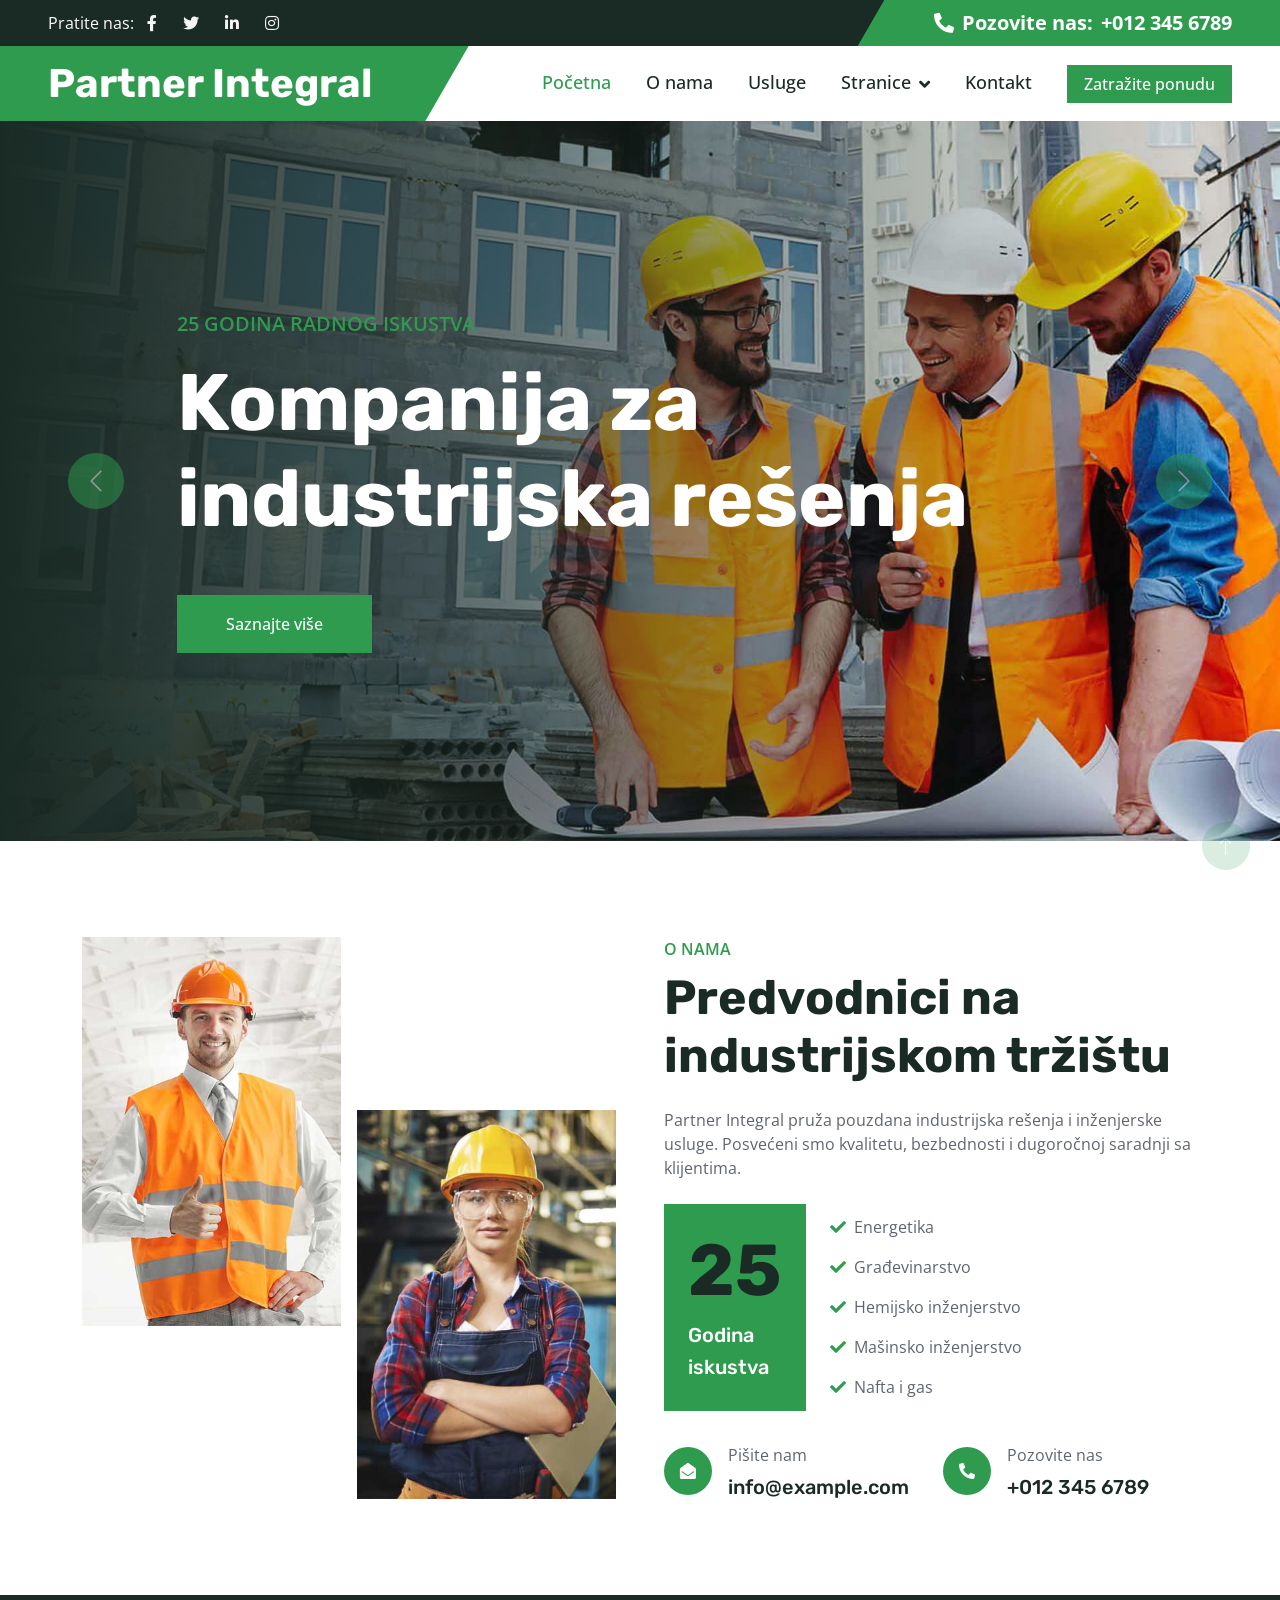
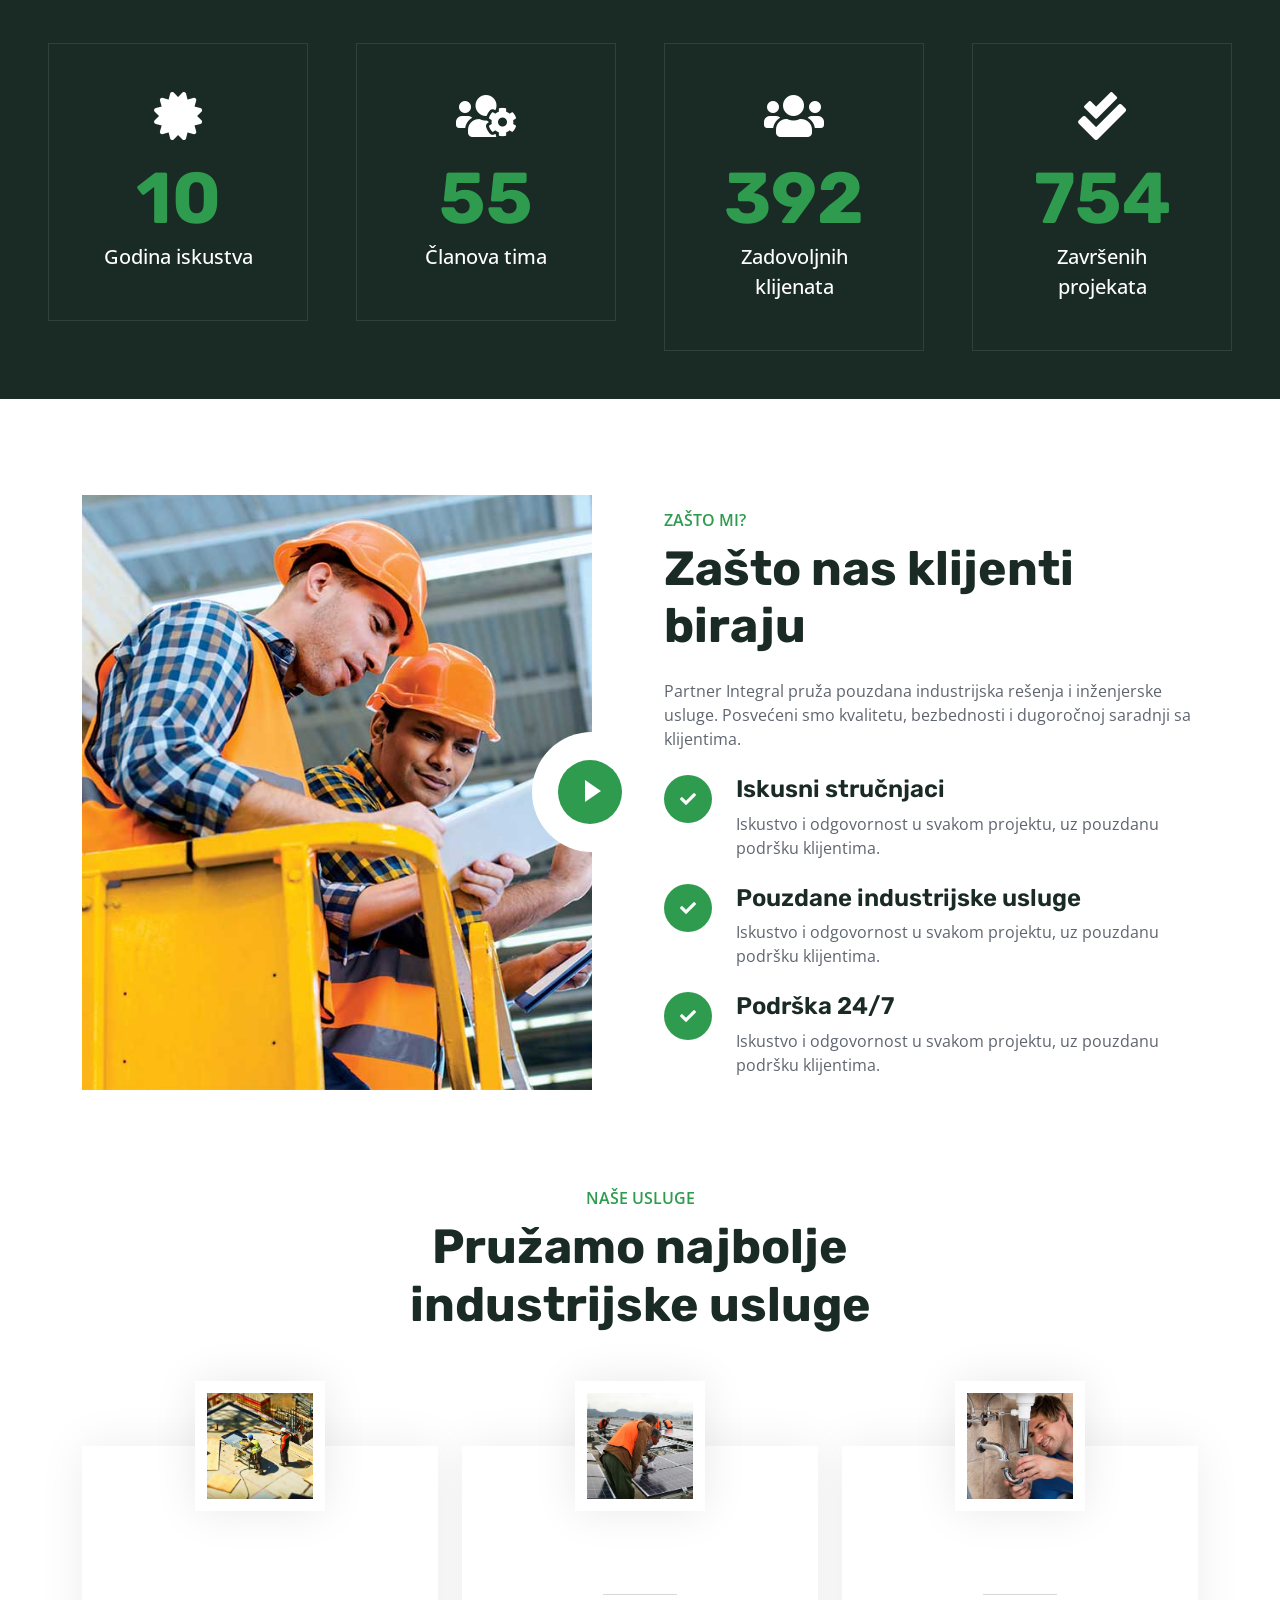
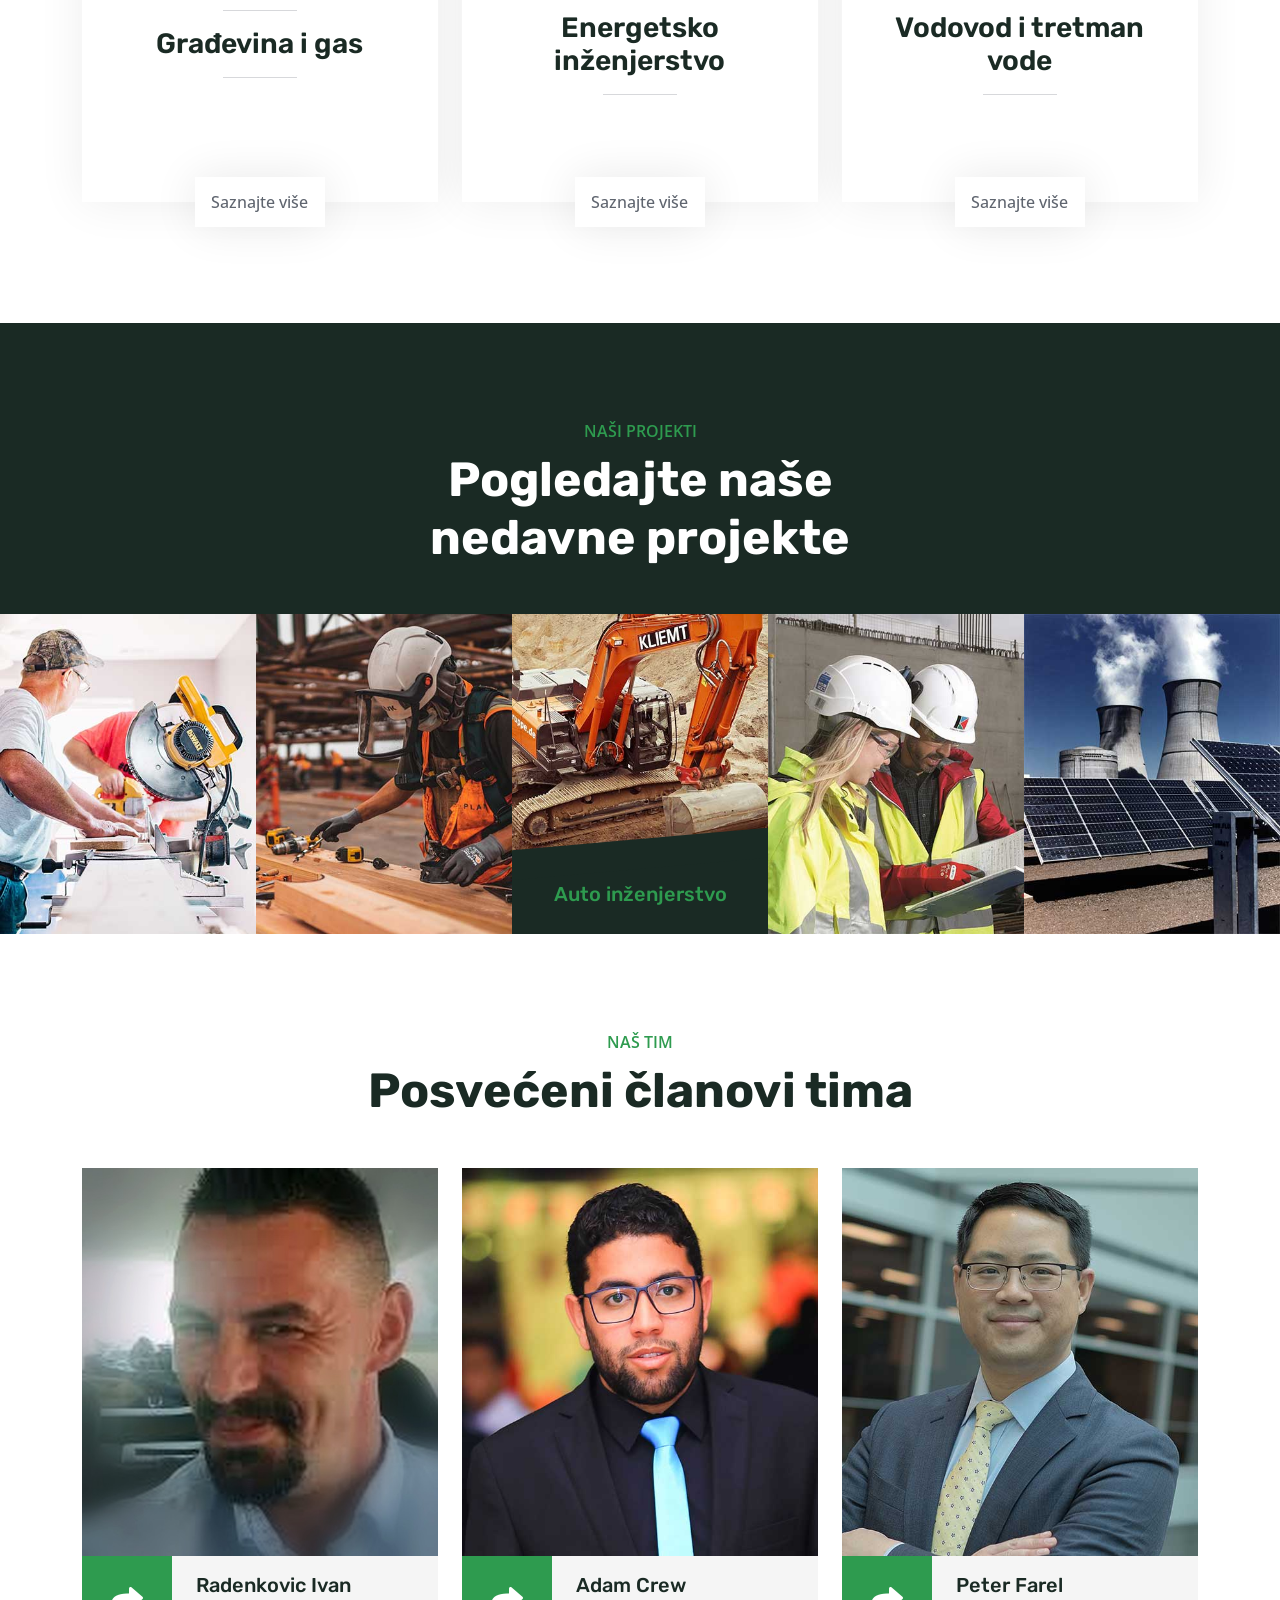
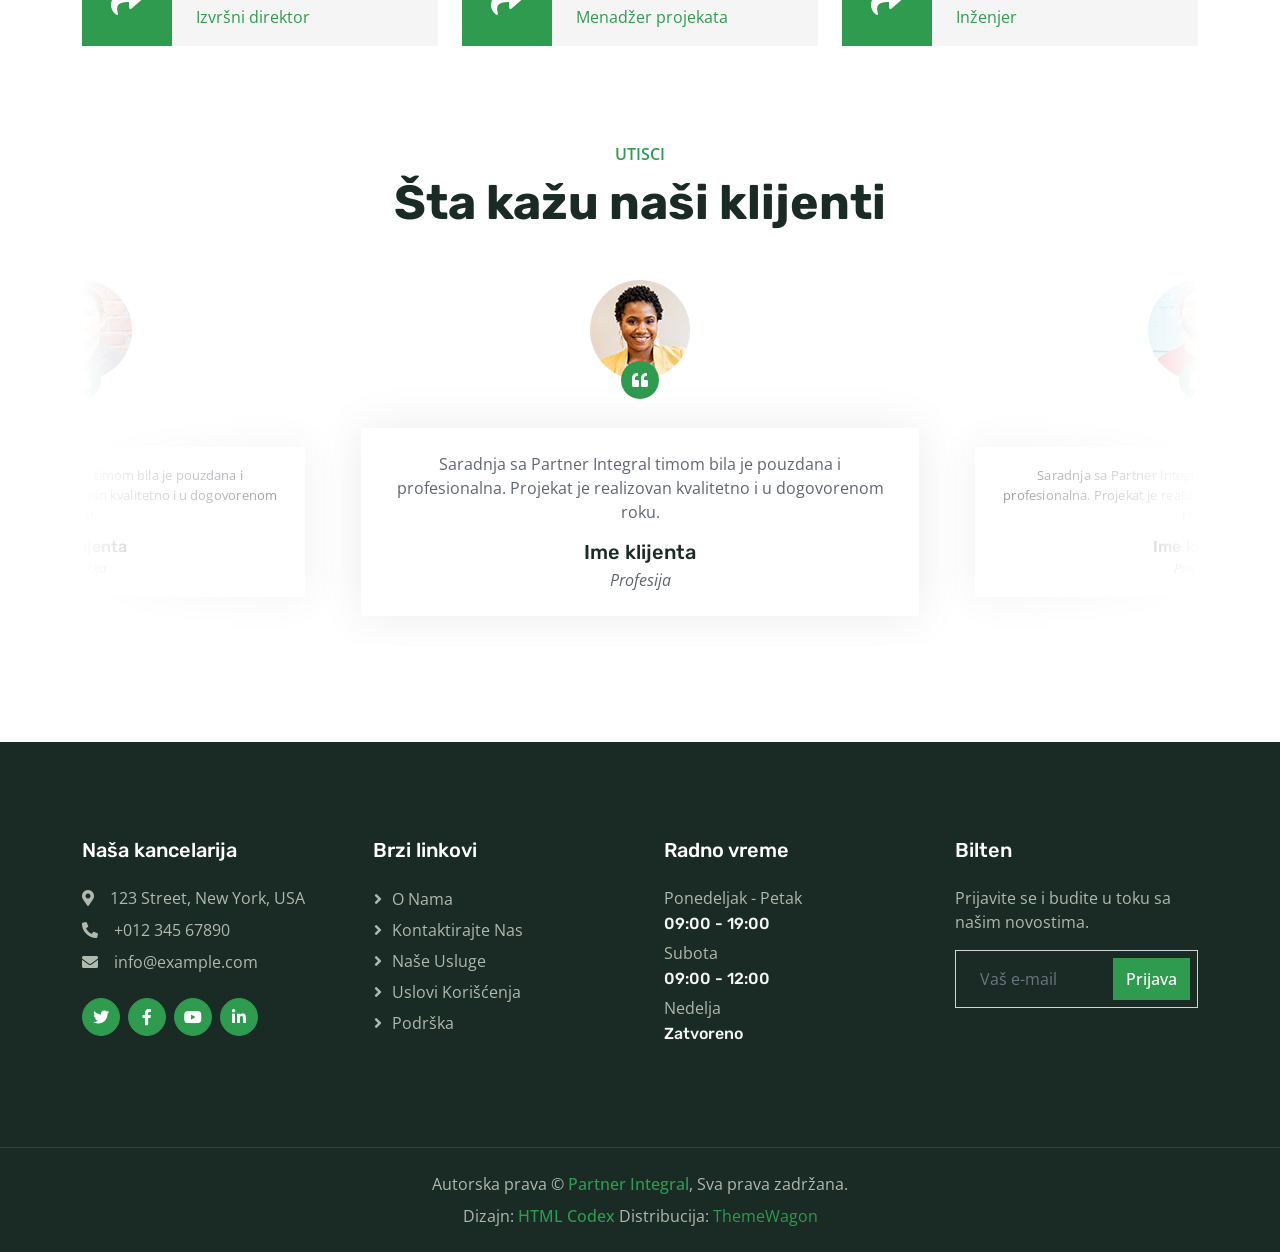
<file: index.html>
<!DOCTYPE html>
<html lang="sr">

<head>
    <meta charset="utf-8">
    <title>Partner Integral - Industrijska rešenja</title>
    <meta content="width=device-width, initial-scale=1.0" name="viewport">
    <meta content="Partner Integral, industrijska rešenja, inženjerstvo, energetika, građevinarstvo" name="keywords">
    <meta content="Partner Integral — pouzdana industrijska rešenja i inženjerske usluge." name="description">

    <!-- Favicon -->
    <link href="img/favicon.ico" rel="icon" sizes="any">
    <link href="img/favicon-32.png" rel="icon" type="image/png" sizes="32x32">
    <link href="img/apple-touch-icon.png" rel="apple-touch-icon">

    <!-- Google Web Fonts -->
    <link rel="preconnect" href="https://fonts.googleapis.com">
    <link rel="preconnect" href="https://fonts.gstatic.com" crossorigin>
    <link
        href="https://fonts.googleapis.com/css2?family=Open+Sans:wght@400;500;600&family=Rubik:wght@500;600;700&display=swap"
        rel="stylesheet">

    <!-- Icon Font Stylesheet -->
    <link href="https://cdnjs.cloudflare.com/ajax/libs/font-awesome/5.10.0/css/all.min.css" rel="stylesheet">
    <link href="https://cdn.jsdelivr.net/npm/bootstrap-icons@1.4.1/font/bootstrap-icons.css" rel="stylesheet">

    <!-- Libraries Stylesheet -->
    <link href="lib/animate/animate.min.css" rel="stylesheet">
    <link href="lib/owlcarousel/assets/owl.carousel.min.css" rel="stylesheet">

    <!-- Customized Bootstrap Stylesheet -->
    <link href="css/bootstrap.min.css" rel="stylesheet">

    <!-- Template Stylesheet -->
    <link href="css/style.css" rel="stylesheet">
</head>

<body>
    <!-- Spinner Start -->
    <div id="spinner"
        class="show bg-white position-fixed translate-middle w-100 vh-100 top-50 start-50 d-flex align-items-center justify-content-center">
        <div class="spinner-border text-primary" role="status" style="width: 3rem; height: 3rem;"></div>
    </div>
    <!-- Spinner End -->


    <!-- Topbar Start -->
    <div class="container-fluid bg-dark px-0">
        <div class="row g-0 d-none d-lg-flex">
            <div class="col-lg-6 ps-5 text-start">
                <div class="h-100 d-inline-flex align-items-center text-white">
                    <span>Pratite nas:</span>
                    <a class="btn btn-link text-light" href=""><i class="fab fa-facebook-f"></i></a>
                    <a class="btn btn-link text-light" href=""><i class="fab fa-twitter"></i></a>
                    <a class="btn btn-link text-light" href=""><i class="fab fa-linkedin-in"></i></a>
                    <a class="btn btn-link text-light" href=""><i class="fab fa-instagram"></i></a>
                </div>
            </div>
            <div class="col-lg-6 text-end">
                <div class="h-100 topbar-right d-inline-flex align-items-center text-white py-2 px-5">
                    <span class="fs-5 fw-bold me-2"><i class="fa fa-phone-alt me-2"></i>Pozovite nas:</span>
                    <span class="fs-5 fw-bold">+012 345 6789</span>
                </div>
            </div>
        </div>
    </div>
    <!-- Topbar End -->


    <!-- Navbar Start -->
    <nav class="navbar navbar-expand-lg bg-white navbar-light sticky-top py-0 pe-5">
        <a href="index.html" class="navbar-brand ps-5 me-0">
            <h1 class="text-white m-0">Partner Integral</h1>
        </a>
        <button type="button" class="navbar-toggler me-0" data-bs-toggle="collapse" data-bs-target="#navbarCollapse">
            <span class="navbar-toggler-icon"></span>
        </button>
        <div class="collapse navbar-collapse" id="navbarCollapse">
            <div class="navbar-nav ms-auto p-4 p-lg-0">
                <a href="index.html" class="nav-item nav-link active">Početna</a>
                <a href="about.html" class="nav-item nav-link">O nama</a>
                <a href="service.html" class="nav-item nav-link">Usluge</a>
                <div class="nav-item dropdown">
                    <a href="#" class="nav-link dropdown-toggle" data-bs-toggle="dropdown">Stranice</a>
                    <div class="dropdown-menu bg-light m-0">
                        <a href="project.html" class="dropdown-item">Projekti</a>
                        <a href="feature.html" class="dropdown-item">Prednosti</a>
                        <a href="team.html" class="dropdown-item">Naš tim</a>
                        <a href="testimonial.html" class="dropdown-item">Utisci</a>
                        <a href="404.html" class="dropdown-item">Stranica 404</a>
                    </div>
                </div>
                <a href="contact.html" class="nav-item nav-link">Kontakt</a>
            </div>
            <a href="" class="btn btn-primary px-3 d-none d-lg-block">Zatražite ponudu</a>
        </div>
    </nav>
    <!-- Navbar End -->


    <!-- Carousel Start -->
    <div class="container-fluid px-0 mb-5">
        <div id="header-carousel" class="carousel slide" data-bs-ride="carousel">
            <div class="carousel-inner">
                <div class="carousel-item active">
                    <img class="w-100" src="img/carousel-1.jpg" alt="Slika">
                    <div class="carousel-caption">
                        <div class="container">
                            <div class="row justify-content-center">
                                <div class="col-lg-10 text-start">
                                    <p class="fs-5 fw-medium text-primary text-uppercase animated slideInRight">25 godina
                                        radnog iskustva</p>
                                    <h1 class="display-1 text-white mb-5 animated slideInRight">Kompanija za
                                        industrijska rešenja</h1>
                                    <a href="" class="btn btn-primary py-3 px-5 animated slideInRight">Saznajte više</a>
                                </div>
                            </div>
                        </div>
                    </div>
                </div>
                <div class="carousel-item">
                    <img class="w-100" src="img/carousel-2.jpg" alt="Slika">
                    <div class="carousel-caption">
                        <div class="container">
                            <div class="row justify-content-center">
                                <div class="col-lg-10 text-start">
                                    <p class="fs-5 fw-medium text-primary text-uppercase animated slideInRight">25 godina
                                        radnog iskustva</p>
                                    <h1 class="display-1 text-white mb-5 animated slideInRight">Najpouzdanija
                                        industrijska rešenja</h1>
                                    <a href="" class="btn btn-primary py-3 px-5 animated slideInRight">Saznajte više</a>
                                </div>
                            </div>
                        </div>
                    </div>
                </div>
            </div>
            <button class="carousel-control-prev" type="button" data-bs-target="#header-carousel" data-bs-slide="prev">
                <span class="carousel-control-prev-icon" aria-hidden="true"></span>
                <span class="visually-hidden">Prethodno</span>
            </button>
            <button class="carousel-control-next" type="button" data-bs-target="#header-carousel" data-bs-slide="next">
                <span class="carousel-control-next-icon" aria-hidden="true"></span>
                <span class="visually-hidden">Sledeće</span>
            </button>
        </div>
    </div>
    <!-- Carousel End -->


    <!-- About Start -->
    <div class="container-xxl py-5">
        <div class="container">
            <div class="row g-5">
                <div class="col-lg-6">
                    <div class="row gx-3 h-100">
                        <div class="col-6 align-self-start wow fadeInUp" data-wow-delay="0.1s">
                            <img class="img-fluid" src="img/about-1.jpg">
                        </div>
                        <div class="col-6 align-self-end wow fadeInDown" data-wow-delay="0.1s">
                            <img class="img-fluid" src="img/about-2.jpg">
                        </div>
                    </div>
                </div>
                <div class="col-lg-6 wow fadeIn" data-wow-delay="0.5s">
                    <p class="fw-medium text-uppercase text-primary mb-2">O nama</p>
                    <h1 class="display-5 mb-4">Predvodnici na industrijskom tržištu</h1>
                    <p class="mb-4">Partner Integral pruža pouzdana industrijska rešenja i inženjerske usluge. Posvećeni smo kvalitetu, bezbednosti i dugoročnoj saradnji sa klijentima.
                    </p>
                    <div class="d-flex align-items-center mb-4">
                        <div class="flex-shrink-0 bg-primary p-4">
                            <h1 class="display-2">25</h1>
                            <h5 class="text-white">Godina</h5>
                            <h5 class="text-white">iskustva</h5>
                        </div>
                        <div class="ms-4">
                            <p><i class="fa fa-check text-primary me-2"></i>Energetika</p>
                            <p><i class="fa fa-check text-primary me-2"></i>Građevinarstvo</p>
                            <p><i class="fa fa-check text-primary me-2"></i>Hemijsko inženjerstvo</p>
                            <p><i class="fa fa-check text-primary me-2"></i>Mašinsko inženjerstvo</p>
                            <p class="mb-0"><i class="fa fa-check text-primary me-2"></i>Nafta i gas</p>
                        </div>
                    </div>
                    <div class="row pt-2">
                        <div class="col-sm-6">
                            <div class="d-flex align-items-center">
                                <div class="flex-shrink-0 btn-lg-square rounded-circle bg-primary">
                                    <i class="fa fa-envelope-open text-white"></i>
                                </div>
                                <div class="ms-3">
                                    <p class="mb-2">Pišite nam</p>
                                    <h5 class="mb-0">info@example.com</h5>
                                </div>
                            </div>
                        </div>
                        <div class="col-sm-6">
                            <div class="d-flex align-items-center">
                                <div class="flex-shrink-0 btn-lg-square rounded-circle bg-primary">
                                    <i class="fa fa-phone-alt text-white"></i>
                                </div>
                                <div class="ms-3">
                                    <p class="mb-2">Pozovite nas</p>
                                    <h5 class="mb-0">+012 345 6789</h5>
                                </div>
                            </div>
                        </div>
                    </div>
                </div>
            </div>
        </div>
    </div>
    <!-- About End -->


    <!-- Facts Start -->
    <div class="container-fluid facts my-5 p-5">
        <div class="row g-5">
            <div class="col-md-6 col-xl-3 wow fadeIn" data-wow-delay="0.1s">
                <div class="text-center border p-5">
                    <i class="fa fa-certificate fa-3x text-white mb-3"></i>
                    <h1 class="display-2 text-primary mb-0" data-toggle="counter-up">25</h1>
                    <span class="fs-5 fw-semi-bold text-white">Godina iskustva</span>
                </div>
            </div>
            <div class="col-md-6 col-xl-3 wow fadeIn" data-wow-delay="0.3s">
                <div class="text-center border p-5">
                    <i class="fa fa-users-cog fa-3x text-white mb-3"></i>
                    <h1 class="display-2 text-primary mb-0" data-toggle="counter-up">135</h1>
                    <span class="fs-5 fw-semi-bold text-white">Članova tima</span>
                </div>
            </div>
            <div class="col-md-6 col-xl-3 wow fadeIn" data-wow-delay="0.5s">
                <div class="text-center border p-5">
                    <i class="fa fa-users fa-3x text-white mb-3"></i>
                    <h1 class="display-2 text-primary mb-0" data-toggle="counter-up">957</h1>
                    <span class="fs-5 fw-semi-bold text-white">Zadovoljnih klijenata</span>
                </div>
            </div>
            <div class="col-md-6 col-xl-3 wow fadeIn" data-wow-delay="0.7s">
                <div class="text-center border p-5">
                    <i class="fa fa-check-double fa-3x text-white mb-3"></i>
                    <h1 class="display-2 text-primary mb-0" data-toggle="counter-up">1839</h1>
                    <span class="fs-5 fw-semi-bold text-white">Završenih projekata</span>
                </div>
            </div>
        </div>
    </div>
    <!-- Facts End -->


    <!-- Features Start -->
    <div class="container-xxl py-5">
        <div class="container">
            <div class="row g-5 align-items-center">
                <div class="col-lg-6 wow fadeInUp" data-wow-delay="0.1s">
                    <div class="position-relative me-lg-4">
                        <img class="img-fluid w-100" src="img/feature.jpg" alt="">
                        <span
                            class="position-absolute top-50 start-100 translate-middle bg-white rounded-circle d-none d-lg-block"
                            style="width: 120px; height: 120px;"></span>
                        <button type="button" class="btn-play" data-bs-toggle="modal"
                            data-src="https://www.youtube.com/embed/YwdF2x9MyJY" data-bs-target="#videoModal">
                            <span></span>
                        </button>
                    </div>
                </div>
                <div class="col-lg-6 wow fadeInUp" data-wow-delay="0.5s">
                    <p class="fw-medium text-uppercase text-primary mb-2">Zašto mi?</p>
                    <h1 class="display-5 mb-4">Zašto nas klijenti biraju</h1>
                    <p class="mb-4">Partner Integral pruža pouzdana industrijska rešenja i inženjerske usluge. Posvećeni smo kvalitetu, bezbednosti i dugoročnoj saradnji sa klijentima.
                    </p>
                    <div class="row gy-4">
                        <div class="col-12">
                            <div class="d-flex">
                                <div class="flex-shrink-0 btn-lg-square rounded-circle bg-primary">
                                    <i class="fa fa-check text-white"></i>
                                </div>
                                <div class="ms-4">
                                    <h4>Iskusni stručnjaci</h4>
                                    <span>Iskustvo i odgovornost u svakom projektu, uz pouzdanu podršku klijentima.</span>
                                </div>
                            </div>
                        </div>
                        <div class="col-12">
                            <div class="d-flex">
                                <div class="flex-shrink-0 btn-lg-square rounded-circle bg-primary">
                                    <i class="fa fa-check text-white"></i>
                                </div>
                                <div class="ms-4">
                                    <h4>Pouzdane industrijske usluge</h4>
                                    <span>Iskustvo i odgovornost u svakom projektu, uz pouzdanu podršku klijentima.</span>
                                </div>
                            </div>
                        </div>
                        <div class="col-12">
                            <div class="d-flex">
                                <div class="flex-shrink-0 btn-lg-square rounded-circle bg-primary">
                                    <i class="fa fa-check text-white"></i>
                                </div>
                                <div class="ms-4">
                                    <h4>Podrška 24/7</h4>
                                    <span>Iskustvo i odgovornost u svakom projektu, uz pouzdanu podršku klijentima.</span>
                                </div>
                            </div>
                        </div>
                    </div>
                </div>
            </div>
        </div>
    </div>
    <!-- Features End -->


    <!-- Video Modal Start -->
    <div class="modal modal-video fade" id="videoModal" tabindex="-1" aria-labelledby="exampleModalLabel"
        aria-hidden="true">
        <div class="modal-dialog">
            <div class="modal-content rounded-0">
                <div class="modal-header">
                    <h3 class="modal-title" id="exampleModalLabel">YouTube video</h3>
                    <button type="button" class="btn-close" data-bs-dismiss="modal" aria-label="Zatvori"></button>
                </div>
                <div class="modal-body">
                    <!-- 16:9 aspect ratio -->
                    <div class="ratio ratio-16x9">
                        <iframe class="embed-responsive-item" src="" id="video" allowfullscreen
                            allowscriptaccess="always" allow="autoplay"></iframe>
                    </div>
                </div>
            </div>
        </div>
    </div>
    <!-- Video Modal End -->


    <!-- Service Start -->
    <div class="container-xxl py-5">
        <div class="container">
            <div class="text-center mx-auto pb-4 wow fadeInUp" data-wow-delay="0.1s" style="max-width: 600px;">
                <p class="fw-medium text-uppercase text-primary mb-2">Naše usluge</p>
                <h1 class="display-5 mb-4">Pružamo najbolje industrijske usluge</h1>
            </div>
            <div class="row gy-5 gx-4">
                <div class="col-md-6 col-lg-4 wow fadeInUp" data-wow-delay="0.1s">
                    <div class="service-item">
                        <img class="img-fluid" src="img/service-1.jpg" alt="">
                        <div class="service-img">
                            <img class="img-fluid" src="img/service-1.jpg" alt="">
                        </div>
                        <div class="service-detail">
                            <div class="service-title">
                                <hr class="w-25">
                                <h3 class="mb-0">Građevina i gas</h3>
                                <hr class="w-25">
                            </div>
                            <div class="service-text">
                                <p class="text-white mb-0">Stručna rešenja prilagođena potrebama industrije i dugoročnoj pouzdanosti.</p>
                            </div>
                        </div>
                        <a class="btn btn-light" href="">Saznajte više</a>
                    </div>
                </div>
                <div class="col-md-6 col-lg-4 wow fadeInUp" data-wow-delay="0.3s">
                    <div class="service-item">
                        <img class="img-fluid" src="img/service-2.jpg" alt="">
                        <div class="service-img">
                            <img class="img-fluid" src="img/service-2.jpg" alt="">
                        </div>
                        <div class="service-detail">
                            <div class="service-title">
                                <hr class="w-25">
                                <h3 class="mb-0">Energetsko inženjerstvo</h3>
                                <hr class="w-25">
                            </div>
                            <div class="service-text">
                                <p class="text-white mb-0">Stručna rešenja prilagođena potrebama industrije i dugoročnoj pouzdanosti.</p>
                            </div>
                        </div>
                        <a class="btn btn-light" href="">Saznajte više</a>
                    </div>
                </div>
                <div class="col-md-6 col-lg-4 wow fadeInUp" data-wow-delay="0.5s">
                    <div class="service-item">
                        <img class="img-fluid" src="img/service-3.jpg" alt="">
                        <div class="service-img">
                            <img class="img-fluid" src="img/service-3.jpg" alt="">
                        </div>
                        <div class="service-detail">
                            <div class="service-title">
                                <hr class="w-25">
                                <h3 class="mb-0">Vodovod i tretman vode</h3>
                                <hr class="w-25">
                            </div>
                            <div class="service-text">
                                <p class="text-white mb-0">Stručna rešenja prilagođena potrebama industrije i dugoročnoj pouzdanosti.</p>
                            </div>
                        </div>
                        <a class="btn btn-light" href="">Saznajte više</a>
                    </div>
                </div>
            </div>
        </div>
    </div>
    <!-- Service End -->


    <!-- Project Start -->
    <div class="container-fluid bg-dark pt-5 my-5 px-0">
        <div class="text-center mx-auto mt-5 wow fadeIn" data-wow-delay="0.1s" style="max-width: 600px;">
            <p class="fw-medium text-uppercase text-primary mb-2">Naši projekti</p>
            <h1 class="display-5 text-white mb-5">Pogledajte naše nedavne projekte</h1>
        </div>
        <div class="owl-carousel project-carousel wow fadeIn" data-wow-delay="0.1s">
            <a class="project-item" href="">
                <img class="img-fluid" src="img/project-1.jpg" alt="">
                <div class="project-title">
                    <h5 class="text-primary mb-0">Auto inženjerstvo</h5>
                </div>
            </a>
            <a class="project-item" href="">
                <img class="img-fluid" src="img/project-2.jpg" alt="">
                <div class="project-title">
                    <h5 class="text-primary mb-0">Građevinarstvo</h5>
                </div>
            </a>
            <a class="project-item" href="">
                <img class="img-fluid" src="img/project-3.jpg" alt="">
                <div class="project-title">
                    <h5 class="text-primary mb-0">Gasno inženjerstvo</h5>
                </div>
            </a>
            <a class="project-item" href="">
                <img class="img-fluid" src="img/project-4.jpg" alt="">
                <div class="project-title">
                    <h5 class="text-primary mb-0">Elektroenergetika</h5>
                </div>
            </a>
            <a class="project-item" href="">
                <img class="img-fluid" src="img/project-5.jpg" alt="">
                <div class="project-title">
                    <h5 class="text-primary mb-0">Energetsko inženjerstvo</h5>
                </div>
            </a>
            <a class="project-item" href="">
                <img class="img-fluid" src="img/project-6.jpg" alt="">
                <div class="project-title">
                    <h5 class="text-primary mb-0">Hidrotehnika</h5>
                </div>
            </a>
        </div>
    </div>
    <!-- Project End -->


    <!-- Team Start -->
    <div class="container-xxl py-5">
        <div class="container">
            <div class="text-center mx-auto wow fadeInUp" data-wow-delay="0.1s" style="max-width: 600px;">
                <p class="fw-medium text-uppercase text-primary mb-2">Naš tim</p>
                <h1 class="display-5 mb-5">Posvećeni članovi tima</h1>
            </div>
            <div class="row g-4">
                <div class="col-lg-4 col-md-6 wow fadeInUp" data-wow-delay="0.1s">
                    <div class="team-item">
                        <img class="img-fluid" src="img/team-1.jpg" alt="">
                        <div class="d-flex">
                            <div class="flex-shrink-0 btn-square bg-primary" style="width: 90px; height: 90px;">
                                <i class="fa fa-2x fa-share text-white"></i>
                            </div>
                            <div class="position-relative overflow-hidden bg-light d-flex flex-column justify-content-center w-100 ps-4"
                                style="height: 90px;">
                                <h5>Radenkovic Ivan</h5>
                                <span class="text-primary">Izvršni direktor</span>
                                <div class="team-social">
                                    <a class="btn btn-square btn-dark rounded-circle mx-1" href=""><i
                                            class="fab fa-facebook-f"></i></a>
                                    <a class="btn btn-square btn-dark rounded-circle mx-1" href=""><i
                                            class="fab fa-twitter"></i></a>
                                    <a class="btn btn-square btn-dark rounded-circle mx-1" href=""><i
                                            class="fab fa-instagram"></i></a>
                                </div>
                            </div>
                        </div>
                    </div>
                </div>
                <div class="col-lg-4 col-md-6 wow fadeInUp" data-wow-delay="0.3s">
                    <div class="team-item">
                        <img class="img-fluid" src="img/team-2.jpg" alt="">
                        <div class="d-flex">
                            <div class="flex-shrink-0 btn-square bg-primary" style="width: 90px; height: 90px;">
                                <i class="fa fa-2x fa-share text-white"></i>
                            </div>
                            <div class="position-relative overflow-hidden bg-light d-flex flex-column justify-content-center w-100 ps-4"
                                style="height: 90px;">
                                <h5>Adam Crew</h5>
                                <span class="text-primary">Menadžer projekata</span>
                                <div class="team-social">
                                    <a class="btn btn-square btn-dark rounded-circle mx-1" href=""><i
                                            class="fab fa-facebook-f"></i></a>
                                    <a class="btn btn-square btn-dark rounded-circle mx-1" href=""><i
                                            class="fab fa-twitter"></i></a>
                                    <a class="btn btn-square btn-dark rounded-circle mx-1" href=""><i
                                            class="fab fa-instagram"></i></a>
                                </div>
                            </div>
                        </div>
                    </div>
                </div>
                <div class="col-lg-4 col-md-6 wow fadeInUp" data-wow-delay="0.5s">
                    <div class="team-item">
                        <img class="img-fluid" src="img/team-3.jpg" alt="">
                        <div class="d-flex">
                            <div class="flex-shrink-0 btn-square bg-primary" style="width: 90px; height: 90px;">
                                <i class="fa fa-2x fa-share text-white"></i>
                            </div>
                            <div class="position-relative overflow-hidden bg-light d-flex flex-column justify-content-center w-100 ps-4"
                                style="height: 90px;">
                                <h5>Peter Farel</h5>
                                <span class="text-primary">Inženjer</span>
                                <div class="team-social">
                                    <a class="btn btn-square btn-dark rounded-circle mx-1" href=""><i
                                            class="fab fa-facebook-f"></i></a>
                                    <a class="btn btn-square btn-dark rounded-circle mx-1" href=""><i
                                            class="fab fa-twitter"></i></a>
                                    <a class="btn btn-square btn-dark rounded-circle mx-1" href=""><i
                                            class="fab fa-instagram"></i></a>
                                </div>
                            </div>
                        </div>
                    </div>
                </div>
            </div>
        </div>
    </div>
    <!-- Team End -->


    <!-- Testimonial Start -->
    <div class="container-xxl py-5">
        <div class="container">
            <div class="text-center mx-auto wow fadeInUp" data-wow-delay="0.1s" style="max-width: 600px;">
                <p class="fw-medium text-uppercase text-primary mb-2">Utisci</p>
                <h1 class="display-5 mb-5">Šta kažu naši klijenti</h1>
            </div>
            <div class="owl-carousel testimonial-carousel wow fadeInUp" data-wow-delay="0.1s">
                <div class="testimonial-item text-center">
                    <div class="testimonial-img position-relative">
                        <img class="img-fluid rounded-circle mx-auto mb-5" src="img/testimonial-1.jpg">
                        <div class="btn-square bg-primary rounded-circle">
                            <i class="fa fa-quote-left text-white"></i>
                        </div>
                    </div>
                    <div class="testimonial-text text-center rounded p-4">
                        <p>Saradnja sa Partner Integral timom bila je pouzdana i profesionalna. Projekat je realizovan kvalitetno i u dogovorenom roku.</p>
                        <h5 class="mb-1">Ime klijenta</h5>
                        <span class="fst-italic">Profesija</span>
                    </div>
                </div>
                <div class="testimonial-item text-center">
                    <div class="testimonial-img position-relative">
                        <img class="img-fluid rounded-circle mx-auto mb-5" src="img/testimonial-2.jpg">
                        <div class="btn-square bg-primary rounded-circle">
                            <i class="fa fa-quote-left text-white"></i>
                        </div>
                    </div>
                    <div class="testimonial-text text-center rounded p-4">
                        <p>Saradnja sa Partner Integral timom bila je pouzdana i profesionalna. Projekat je realizovan kvalitetno i u dogovorenom roku.</p>
                        <h5 class="mb-1">Ime klijenta</h5>
                        <span class="fst-italic">Profesija</span>
                    </div>
                </div>
                <div class="testimonial-item text-center">
                    <div class="testimonial-img position-relative">
                        <img class="img-fluid rounded-circle mx-auto mb-5" src="img/testimonial-3.jpg">
                        <div class="btn-square bg-primary rounded-circle">
                            <i class="fa fa-quote-left text-white"></i>
                        </div>
                    </div>
                    <div class="testimonial-text text-center rounded p-4">
                        <p>Saradnja sa Partner Integral timom bila je pouzdana i profesionalna. Projekat je realizovan kvalitetno i u dogovorenom roku.</p>
                        <h5 class="mb-1">Ime klijenta</h5>
                        <span class="fst-italic">Profesija</span>
                    </div>
                </div>
            </div>
        </div>
    </div>
    <!-- Testimonial End -->


    <!-- Footer Start -->
    <div class="container-fluid bg-dark footer mt-5 py-5 wow fadeIn" data-wow-delay="0.1s">
        <div class="container py-5">
            <div class="row g-5">
                <div class="col-lg-3 col-md-6">
                    <h5 class="text-white mb-4">Naša kancelarija</h5>
                    <p class="mb-2"><i class="fa fa-map-marker-alt me-3"></i>123 Street, New York, USA</p>
                    <p class="mb-2"><i class="fa fa-phone-alt me-3"></i>+012 345 67890</p>
                    <p class="mb-2"><i class="fa fa-envelope me-3"></i>info@example.com</p>
                    <div class="d-flex pt-3">
                        <a class="btn btn-square btn-primary rounded-circle me-2" href=""><i
                                class="fab fa-twitter"></i></a>
                        <a class="btn btn-square btn-primary rounded-circle me-2" href=""><i
                                class="fab fa-facebook-f"></i></a>
                        <a class="btn btn-square btn-primary rounded-circle me-2" href=""><i
                                class="fab fa-youtube"></i></a>
                        <a class="btn btn-square btn-primary rounded-circle me-2" href=""><i
                                class="fab fa-linkedin-in"></i></a>
                    </div>
                </div>
                <div class="col-lg-3 col-md-6">
                    <h5 class="text-white mb-4">Brzi linkovi</h5>
                    <a class="btn btn-link" href="">O nama</a>
                    <a class="btn btn-link" href="">Kontaktirajte nas</a>
                    <a class="btn btn-link" href="">Naše usluge</a>
                    <a class="btn btn-link" href="">Uslovi korišćenja</a>
                    <a class="btn btn-link" href="">Podrška</a>
                </div>
                <div class="col-lg-3 col-md-6">
                    <h5 class="text-white mb-4">Radno vreme</h5>
                    <p class="mb-1">Ponedeljak - Petak</p>
                    <h6 class="text-light">09:00 - 19:00</h6>
                    <p class="mb-1">Subota</p>
                    <h6 class="text-light">09:00 - 12:00</h6>
                    <p class="mb-1">Nedelja</p>
                    <h6 class="text-light">Zatvoreno</h6>
                </div>
                <div class="col-lg-3 col-md-6">
                    <h5 class="text-white mb-4">Bilten</h5>
                    <p>Prijavite se i budite u toku sa našim novostima.</p>
                    <div class="position-relative w-100">
                        <input class="form-control bg-transparent w-100 py-3 ps-4 pe-5" type="text"
                            placeholder="Vaš e-mail">
                        <button type="button"
                            class="btn btn-primary py-2 position-absolute top-0 end-0 mt-2 me-2">Prijava</button>
                    </div>
                </div>
            </div>
        </div>
    </div>
    <!-- Footer End -->


    <!-- Copyright Start -->
    <div class="container-fluid copyright bg-dark py-4">
        <div class="container text-center">
            <p class="mb-2">Autorska prava &copy; <a class="fw-semi-bold" href="#">Partner Integral</a>, Sva prava zadržana.
            </p>
            <!--/*** This template is free as long as you keep the footer author’s credit link/attribution link/backlink. If you'd like to use the template without the footer author’s credit link/attribution link/backlink, you can purchase the Credit Removal License from "https://htmlcodex.com/credit-removal". Thank you for your support. ***/-->
            <p class="mb-0">Dizajn: <a class="fw-semi-bold" href="https://htmlcodex.com">HTML Codex</a> Distribucija: <a href="https://themewagon.com">ThemeWagon</a> </p>
        </div>
    </div>
    <!-- Copyright End -->


    <!-- Back to Top -->
    <a href="#" class="btn btn-lg btn-primary btn-lg-square rounded-circle back-to-top"><i
            class="bi bi-arrow-up"></i></a>


    <!-- JavaScript Libraries -->
    <script src="https://code.jquery.com/jquery-3.4.1.min.js"></script>
    <script src="https://cdn.jsdelivr.net/npm/bootstrap@5.0.0/dist/js/bootstrap.bundle.min.js"></script>
    <script src="lib/wow/wow.min.js"></script>
    <script src="lib/easing/easing.min.js"></script>
    <script src="lib/waypoints/waypoints.min.js"></script>
    <script src="lib/owlcarousel/owl.carousel.min.js"></script>
    <script src="lib/counterup/counterup.min.js"></script>

    <!-- Template Javascript -->
    <script src="js/main.js"></script>
</body>

</html>
</file>
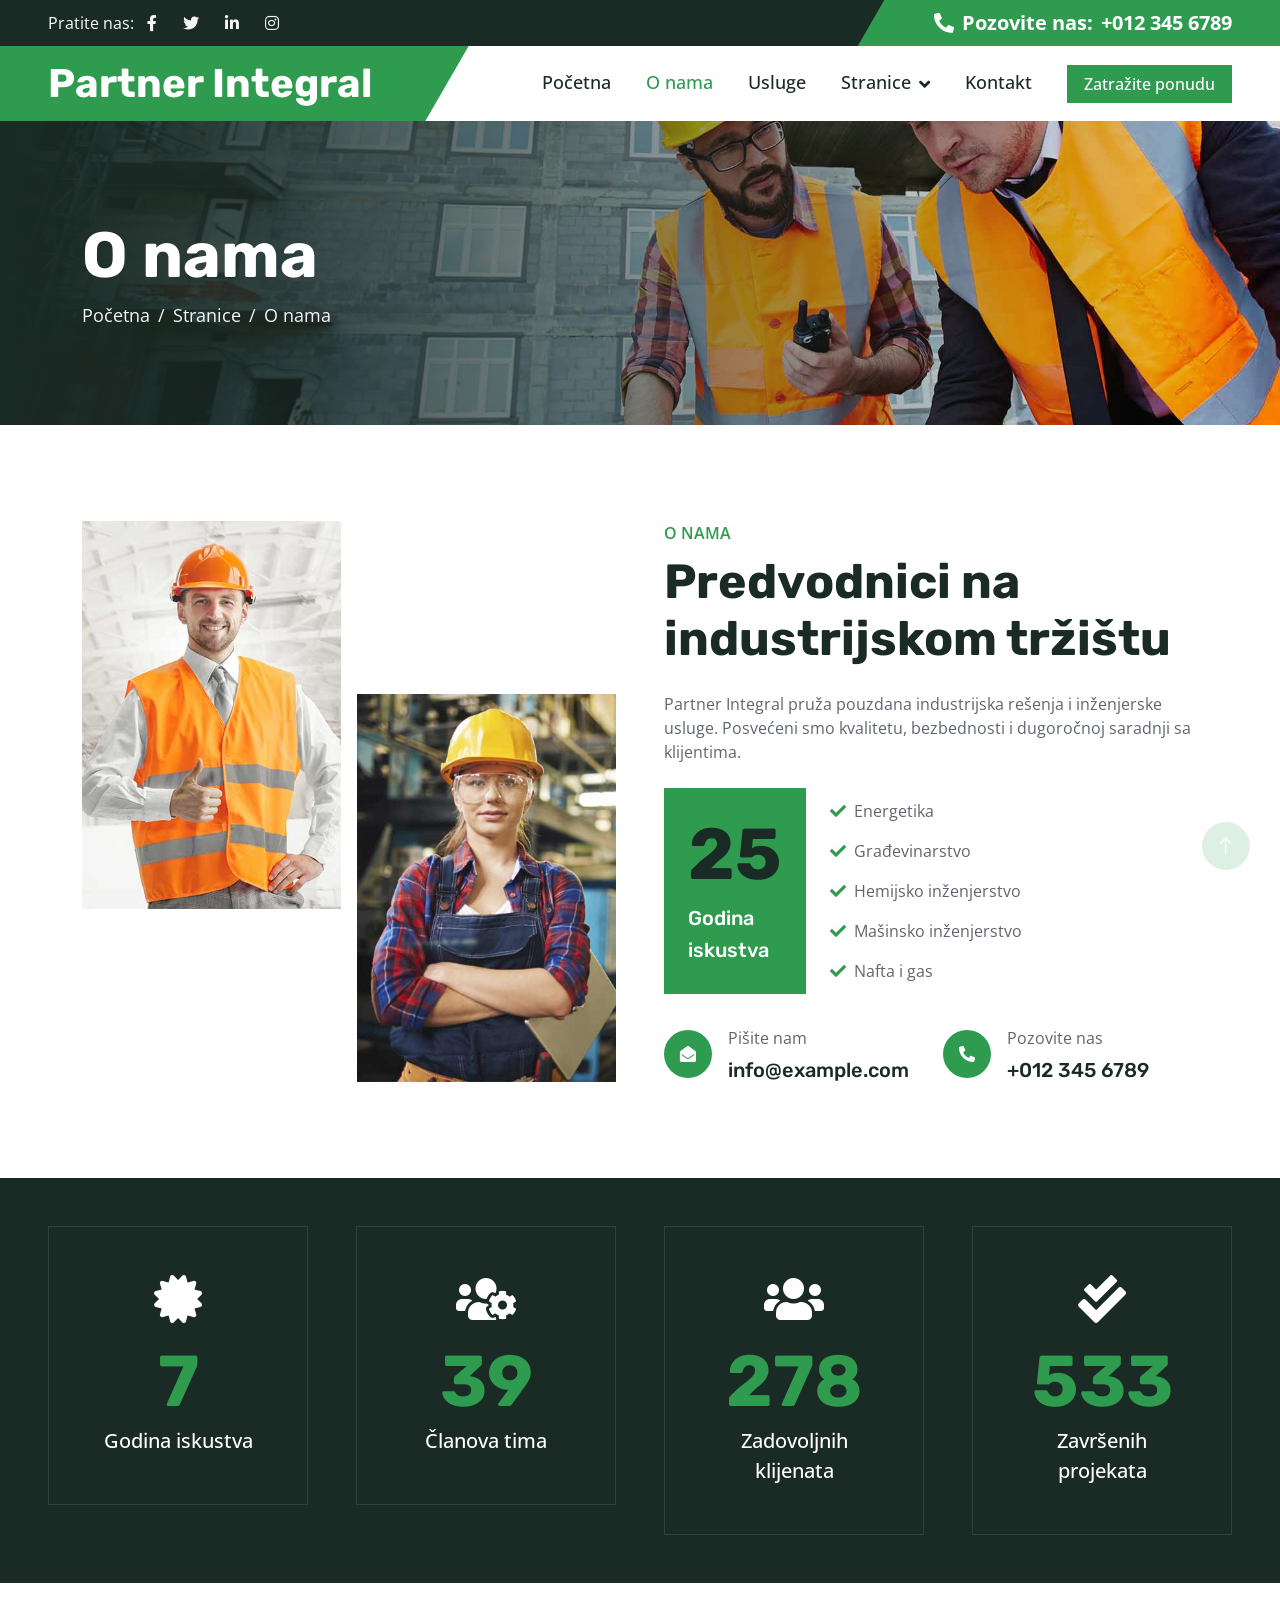
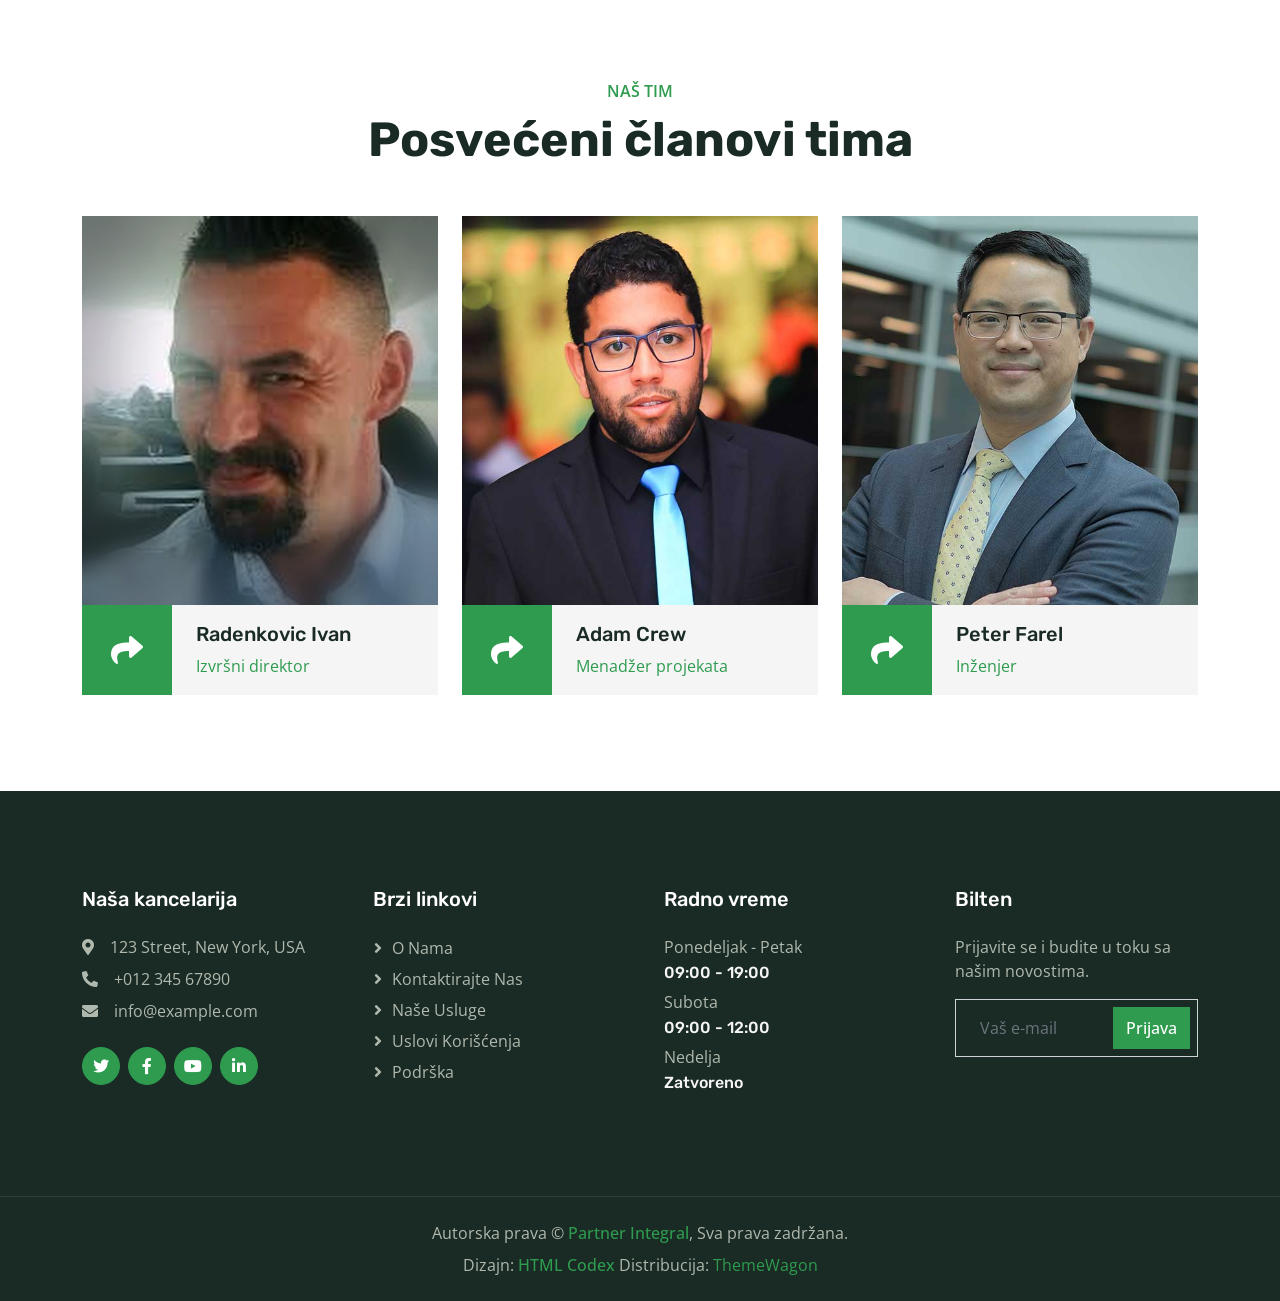
<file: about.html>
<!DOCTYPE html>
<html lang="sr">

<head>
    <meta charset="utf-8">
    <title>Partner Integral - Industrijska rešenja</title>
    <meta content="width=device-width, initial-scale=1.0" name="viewport">
    <meta content="Partner Integral, industrijska rešenja, inženjerstvo, energetika, građevinarstvo" name="keywords">
    <meta content="Partner Integral — pouzdana industrijska rešenja i inženjerske usluge." name="description">

    <!-- Favicon -->
    <link href="img/favicon.ico" rel="icon" sizes="any">
    <link href="img/favicon-32.png" rel="icon" type="image/png" sizes="32x32">
    <link href="img/apple-touch-icon.png" rel="apple-touch-icon">

    <!-- Google Web Fonts -->
    <link rel="preconnect" href="https://fonts.googleapis.com">
    <link rel="preconnect" href="https://fonts.gstatic.com" crossorigin>
    <link
        href="https://fonts.googleapis.com/css2?family=Open+Sans:wght@400;500;600&family=Rubik:wght@500;600;700&display=swap"
        rel="stylesheet">

    <!-- Icon Font Stylesheet -->
    <link href="https://cdnjs.cloudflare.com/ajax/libs/font-awesome/5.10.0/css/all.min.css" rel="stylesheet">
    <link href="https://cdn.jsdelivr.net/npm/bootstrap-icons@1.4.1/font/bootstrap-icons.css" rel="stylesheet">

    <!-- Libraries Stylesheet -->
    <link href="lib/animate/animate.min.css" rel="stylesheet">
    <link href="lib/owlcarousel/assets/owl.carousel.min.css" rel="stylesheet">

    <!-- Customized Bootstrap Stylesheet -->
    <link href="css/bootstrap.min.css" rel="stylesheet">

    <!-- Template Stylesheet -->
    <link href="css/style.css" rel="stylesheet">
</head>

<body>
    <!-- Spinner Start -->
    <div id="spinner"
        class="show bg-white position-fixed translate-middle w-100 vh-100 top-50 start-50 d-flex align-items-center justify-content-center">
        <div class="spinner-border text-primary" role="status" style="width: 3rem; height: 3rem;"></div>
    </div>
    <!-- Spinner End -->


    <!-- Topbar Start -->
    <div class="container-fluid bg-dark px-0">
        <div class="row g-0 d-none d-lg-flex">
            <div class="col-lg-6 ps-5 text-start">
                <div class="h-100 d-inline-flex align-items-center text-white">
                    <span>Pratite nas:</span>
                    <a class="btn btn-link text-light" href=""><i class="fab fa-facebook-f"></i></a>
                    <a class="btn btn-link text-light" href=""><i class="fab fa-twitter"></i></a>
                    <a class="btn btn-link text-light" href=""><i class="fab fa-linkedin-in"></i></a>
                    <a class="btn btn-link text-light" href=""><i class="fab fa-instagram"></i></a>
                </div>
            </div>
            <div class="col-lg-6 text-end">
                <div class="h-100 topbar-right d-inline-flex align-items-center text-white py-2 px-5">
                    <span class="fs-5 fw-bold me-2"><i class="fa fa-phone-alt me-2"></i>Pozovite nas:</span>
                    <span class="fs-5 fw-bold">+012 345 6789</span>
                </div>
            </div>
        </div>
    </div>
    <!-- Topbar End -->


    <!-- Navbar Start -->
    <nav class="navbar navbar-expand-lg bg-white navbar-light sticky-top py-0 pe-5">
        <a href="index.html" class="navbar-brand ps-5 me-0">
            <h1 class="text-white m-0">Partner Integral</h1>
        </a>
        <button type="button" class="navbar-toggler me-0" data-bs-toggle="collapse" data-bs-target="#navbarCollapse">
            <span class="navbar-toggler-icon"></span>
        </button>
        <div class="collapse navbar-collapse" id="navbarCollapse">
            <div class="navbar-nav ms-auto p-4 p-lg-0">
                <a href="index.html" class="nav-item nav-link">Početna</a>
                <a href="about.html" class="nav-item nav-link active">O nama</a>
                <a href="service.html" class="nav-item nav-link">Usluge</a>
                <div class="nav-item dropdown">
                    <a href="#" class="nav-link dropdown-toggle" data-bs-toggle="dropdown">Stranice</a>
                    <div class="dropdown-menu bg-light m-0">
                        <a href="project.html" class="dropdown-item">Projekti</a>
                        <a href="feature.html" class="dropdown-item">Prednosti</a>
                        <a href="team.html" class="dropdown-item">Naš tim</a>
                        <a href="testimonial.html" class="dropdown-item">Utisci</a>
                        <a href="404.html" class="dropdown-item">Stranica 404</a>
                    </div>
                </div>
                <a href="contact.html" class="nav-item nav-link">Kontakt</a>
            </div>
            <a href="" class="btn btn-primary px-3 d-none d-lg-block">Zatražite ponudu</a>
        </div>
    </nav>
    <!-- Navbar End -->


    <!-- Page Header Start -->
    <div class="container-fluid page-header py-5 mb-5 wow fadeIn" data-wow-delay="0.1s">
        <div class="container py-5">
            <h1 class="display-3 text-white animated slideInRight">O nama</h1>
            <nav aria-label="putanja">
                <ol class="breadcrumb animated slideInRight mb-0">
                    <li class="breadcrumb-item"><a href="#">Početna</a></li>
                    <li class="breadcrumb-item"><a href="#">Stranice</a></li>
                    <li class="breadcrumb-item active" aria-current="page">O nama</li>
                </ol>
            </nav>
        </div>
    </div>
    <!-- Page Header End -->


    <!-- About Start -->
    <div class="container-xxl py-5">
        <div class="container">
            <div class="row g-5">
                <div class="col-lg-6">
                    <div class="row gx-3 h-100">
                        <div class="col-6 align-self-start wow fadeInUp" data-wow-delay="0.1s">
                            <img class="img-fluid" src="img/about-1.jpg">
                        </div>
                        <div class="col-6 align-self-end wow fadeInDown" data-wow-delay="0.1s">
                            <img class="img-fluid" src="img/about-2.jpg">
                        </div>
                    </div>
                </div>
                <div class="col-lg-6 wow fadeIn" data-wow-delay="0.5s">
                    <p class="fw-medium text-uppercase text-primary mb-2">O nama</p>
                    <h1 class="display-5 mb-4">Predvodnici na industrijskom tržištu</h1>
                    <p class="mb-4">Partner Integral pruža pouzdana industrijska rešenja i inženjerske usluge. Posvećeni smo kvalitetu, bezbednosti i dugoročnoj saradnji sa klijentima.
                    </p>
                    <div class="d-flex align-items-center mb-4">
                        <div class="flex-shrink-0 bg-primary p-4">
                            <h1 class="display-2">25</h1>
                            <h5 class="text-white">Godina</h5>
                            <h5 class="text-white">iskustva</h5>
                        </div>
                        <div class="ms-4">
                            <p><i class="fa fa-check text-primary me-2"></i>Energetika</p>
                            <p><i class="fa fa-check text-primary me-2"></i>Građevinarstvo</p>
                            <p><i class="fa fa-check text-primary me-2"></i>Hemijsko inženjerstvo</p>
                            <p><i class="fa fa-check text-primary me-2"></i>Mašinsko inženjerstvo</p>
                            <p class="mb-0"><i class="fa fa-check text-primary me-2"></i>Nafta i gas</p>
                        </div>
                    </div>
                    <div class="row pt-2">
                        <div class="col-sm-6">
                            <div class="d-flex align-items-center">
                                <div class="flex-shrink-0 btn-lg-square rounded-circle bg-primary">
                                    <i class="fa fa-envelope-open text-white"></i>
                                </div>
                                <div class="ms-3">
                                    <p class="mb-2">Pišite nam</p>
                                    <h5 class="mb-0">info@example.com</h5>
                                </div>
                            </div>
                        </div>
                        <div class="col-sm-6">
                            <div class="d-flex align-items-center">
                                <div class="flex-shrink-0 btn-lg-square rounded-circle bg-primary">
                                    <i class="fa fa-phone-alt text-white"></i>
                                </div>
                                <div class="ms-3">
                                    <p class="mb-2">Pozovite nas</p>
                                    <h5 class="mb-0">+012 345 6789</h5>
                                </div>
                            </div>
                        </div>
                    </div>
                </div>
            </div>
        </div>
    </div>
    <!-- About End -->


    <!-- Facts Start -->
    <div class="container-fluid facts my-5 p-5">
        <div class="row g-5">
            <div class="col-md-6 col-xl-3 wow fadeIn" data-wow-delay="0.1s">
                <div class="text-center border p-5">
                    <i class="fa fa-certificate fa-3x text-white mb-3"></i>
                    <h1 class="display-2 text-primary mb-0" data-toggle="counter-up">25</h1>
                    <span class="fs-5 fw-semi-bold text-white">Godina iskustva</span>
                </div>
            </div>
            <div class="col-md-6 col-xl-3 wow fadeIn" data-wow-delay="0.3s">
                <div class="text-center border p-5">
                    <i class="fa fa-users-cog fa-3x text-white mb-3"></i>
                    <h1 class="display-2 text-primary mb-0" data-toggle="counter-up">135</h1>
                    <span class="fs-5 fw-semi-bold text-white">Članova tima</span>
                </div>
            </div>
            <div class="col-md-6 col-xl-3 wow fadeIn" data-wow-delay="0.5s">
                <div class="text-center border p-5">
                    <i class="fa fa-users fa-3x text-white mb-3"></i>
                    <h1 class="display-2 text-primary mb-0" data-toggle="counter-up">957</h1>
                    <span class="fs-5 fw-semi-bold text-white">Zadovoljnih klijenata</span>
                </div>
            </div>
            <div class="col-md-6 col-xl-3 wow fadeIn" data-wow-delay="0.7s">
                <div class="text-center border p-5">
                    <i class="fa fa-check-double fa-3x text-white mb-3"></i>
                    <h1 class="display-2 text-primary mb-0" data-toggle="counter-up">1839</h1>
                    <span class="fs-5 fw-semi-bold text-white">Završenih projekata</span>
                </div>
            </div>
        </div>
    </div>
    <!-- Facts End -->


    <!-- Team Start -->
    <div class="container-xxl py-5">
        <div class="container">
            <div class="text-center mx-auto wow fadeInUp" data-wow-delay="0.1s" style="max-width: 600px;">
                <p class="fw-medium text-uppercase text-primary mb-2">Naš tim</p>
                <h1 class="display-5 mb-5">Posvećeni članovi tima</h1>
            </div>
            <div class="row g-4">
                <div class="col-lg-4 col-md-6 wow fadeInUp" data-wow-delay="0.1s">
                    <div class="team-item">
                        <img class="img-fluid" src="img/team-1.jpg" alt="">
                        <div class="d-flex">
                            <div class="flex-shrink-0 btn-square bg-primary" style="width: 90px; height: 90px;">
                                <i class="fa fa-2x fa-share text-white"></i>
                            </div>
                            <div class="position-relative overflow-hidden bg-light d-flex flex-column justify-content-center w-100 ps-4"
                                style="height: 90px;">
                                <h5>Radenkovic Ivan</h5>
                                <span class="text-primary">Izvršni direktor</span>
                                <div class="team-social">
                                    <a class="btn btn-square btn-dark rounded-circle mx-1" href=""><i
                                            class="fab fa-facebook-f"></i></a>
                                    <a class="btn btn-square btn-dark rounded-circle mx-1" href=""><i
                                            class="fab fa-twitter"></i></a>
                                    <a class="btn btn-square btn-dark rounded-circle mx-1" href=""><i
                                            class="fab fa-instagram"></i></a>
                                </div>
                            </div>
                        </div>
                    </div>
                </div>
                <div class="col-lg-4 col-md-6 wow fadeInUp" data-wow-delay="0.3s">
                    <div class="team-item">
                        <img class="img-fluid" src="img/team-2.jpg" alt="">
                        <div class="d-flex">
                            <div class="flex-shrink-0 btn-square bg-primary" style="width: 90px; height: 90px;">
                                <i class="fa fa-2x fa-share text-white"></i>
                            </div>
                            <div class="position-relative overflow-hidden bg-light d-flex flex-column justify-content-center w-100 ps-4"
                                style="height: 90px;">
                                <h5>Adam Crew</h5>
                                <span class="text-primary">Menadžer projekata</span>
                                <div class="team-social">
                                    <a class="btn btn-square btn-dark rounded-circle mx-1" href=""><i
                                            class="fab fa-facebook-f"></i></a>
                                    <a class="btn btn-square btn-dark rounded-circle mx-1" href=""><i
                                            class="fab fa-twitter"></i></a>
                                    <a class="btn btn-square btn-dark rounded-circle mx-1" href=""><i
                                            class="fab fa-instagram"></i></a>
                                </div>
                            </div>
                        </div>
                    </div>
                </div>
                <div class="col-lg-4 col-md-6 wow fadeInUp" data-wow-delay="0.5s">
                    <div class="team-item">
                        <img class="img-fluid" src="img/team-3.jpg" alt="">
                        <div class="d-flex">
                            <div class="flex-shrink-0 btn-square bg-primary" style="width: 90px; height: 90px;">
                                <i class="fa fa-2x fa-share text-white"></i>
                            </div>
                            <div class="position-relative overflow-hidden bg-light d-flex flex-column justify-content-center w-100 ps-4"
                                style="height: 90px;">
                                <h5>Peter Farel</h5>
                                <span class="text-primary">Inženjer</span>
                                <div class="team-social">
                                    <a class="btn btn-square btn-dark rounded-circle mx-1" href=""><i
                                            class="fab fa-facebook-f"></i></a>
                                    <a class="btn btn-square btn-dark rounded-circle mx-1" href=""><i
                                            class="fab fa-twitter"></i></a>
                                    <a class="btn btn-square btn-dark rounded-circle mx-1" href=""><i
                                            class="fab fa-instagram"></i></a>
                                </div>
                            </div>
                        </div>
                    </div>
                </div>
            </div>
        </div>
    </div>
    <!-- Team End -->


    <!-- Video Modal Start -->
    <div class="modal modal-video fade" id="videoModal" tabindex="-1" aria-labelledby="exampleModalLabel"
        aria-hidden="true">
        <div class="modal-dialog">
            <div class="modal-content rounded-0">
                <div class="modal-header">
                    <h3 class="modal-title" id="exampleModalLabel">YouTube video</h3>
                    <button type="button" class="btn-close" data-bs-dismiss="modal" aria-label="Zatvori"></button>
                </div>
                <div class="modal-body">
                    <!-- 16:9 aspect ratio -->
                    <div class="ratio ratio-16x9">
                        <iframe class="embed-responsive-item" src="" id="video" allowfullscreen
                            allowscriptaccess="always" allow="autoplay"></iframe>
                    </div>
                </div>
            </div>
        </div>
    </div>
    <!-- Video Modal End -->


    <!-- Footer Start -->
    <div class="container-fluid bg-dark footer mt-5 py-5 wow fadeIn" data-wow-delay="0.1s">
        <div class="container py-5">
            <div class="row g-5">
                <div class="col-lg-3 col-md-6">
                    <h5 class="text-white mb-4">Naša kancelarija</h5>
                    <p class="mb-2"><i class="fa fa-map-marker-alt me-3"></i>123 Street, New York, USA</p>
                    <p class="mb-2"><i class="fa fa-phone-alt me-3"></i>+012 345 67890</p>
                    <p class="mb-2"><i class="fa fa-envelope me-3"></i>info@example.com</p>
                    <div class="d-flex pt-3">
                        <a class="btn btn-square btn-primary rounded-circle me-2" href=""><i
                                class="fab fa-twitter"></i></a>
                        <a class="btn btn-square btn-primary rounded-circle me-2" href=""><i
                                class="fab fa-facebook-f"></i></a>
                        <a class="btn btn-square btn-primary rounded-circle me-2" href=""><i
                                class="fab fa-youtube"></i></a>
                        <a class="btn btn-square btn-primary rounded-circle me-2" href=""><i
                                class="fab fa-linkedin-in"></i></a>
                    </div>
                </div>
                <div class="col-lg-3 col-md-6">
                    <h5 class="text-white mb-4">Brzi linkovi</h5>
                    <a class="btn btn-link" href="">O nama</a>
                    <a class="btn btn-link" href="">Kontaktirajte nas</a>
                    <a class="btn btn-link" href="">Naše usluge</a>
                    <a class="btn btn-link" href="">Uslovi korišćenja</a>
                    <a class="btn btn-link" href="">Podrška</a>
                </div>
                <div class="col-lg-3 col-md-6">
                    <h5 class="text-white mb-4">Radno vreme</h5>
                    <p class="mb-1">Ponedeljak - Petak</p>
                    <h6 class="text-light">09:00 - 19:00</h6>
                    <p class="mb-1">Subota</p>
                    <h6 class="text-light">09:00 - 12:00</h6>
                    <p class="mb-1">Nedelja</p>
                    <h6 class="text-light">Zatvoreno</h6>
                </div>
                <div class="col-lg-3 col-md-6">
                    <h5 class="text-white mb-4">Bilten</h5>
                    <p>Prijavite se i budite u toku sa našim novostima.</p>
                    <div class="position-relative w-100">
                        <input class="form-control bg-transparent w-100 py-3 ps-4 pe-5" type="text"
                            placeholder="Vaš e-mail">
                        <button type="button"
                            class="btn btn-primary py-2 position-absolute top-0 end-0 mt-2 me-2">Prijava</button>
                    </div>
                </div>
            </div>
        </div>
    </div>
    <!-- Footer End -->


    <!-- Copyright Start -->
    <div class="container-fluid copyright bg-dark py-4">
        <div class="container text-center">
            <p class="mb-2">Autorska prava &copy; <a class="fw-semi-bold" href="#">Partner Integral</a>, Sva prava zadržana.
            </p>
            <!--/*** This template is free as long as you keep the footer author’s credit link/attribution link/backlink. If you'd like to use the template without the footer author’s credit link/attribution link/backlink, you can purchase the Credit Removal License from "https://htmlcodex.com/credit-removal". Thank you for your support. ***/-->
            <p class="mb-0">Dizajn: <a class="fw-semi-bold" href="https://htmlcodex.com">HTML Codex</a> Distribucija: <a href="https://themewagon.com">ThemeWagon</a> </p>
        </div>
    </div>
    <!-- Copyright End -->


    <!-- Back to Top -->
    <a href="#" class="btn btn-lg btn-primary btn-lg-square rounded-circle back-to-top"><i
            class="bi bi-arrow-up"></i></a>


    <!-- JavaScript Libraries -->
    <script src="https://code.jquery.com/jquery-3.4.1.min.js"></script>
    <script src="https://cdn.jsdelivr.net/npm/bootstrap@5.0.0/dist/js/bootstrap.bundle.min.js"></script>
    <script src="lib/wow/wow.min.js"></script>
    <script src="lib/easing/easing.min.js"></script>
    <script src="lib/waypoints/waypoints.min.js"></script>
    <script src="lib/owlcarousel/owl.carousel.min.js"></script>
    <script src="lib/counterup/counterup.min.js"></script>

    <!-- Template Javascript -->
    <script src="js/main.js"></script>
</body>

</html>
</file>
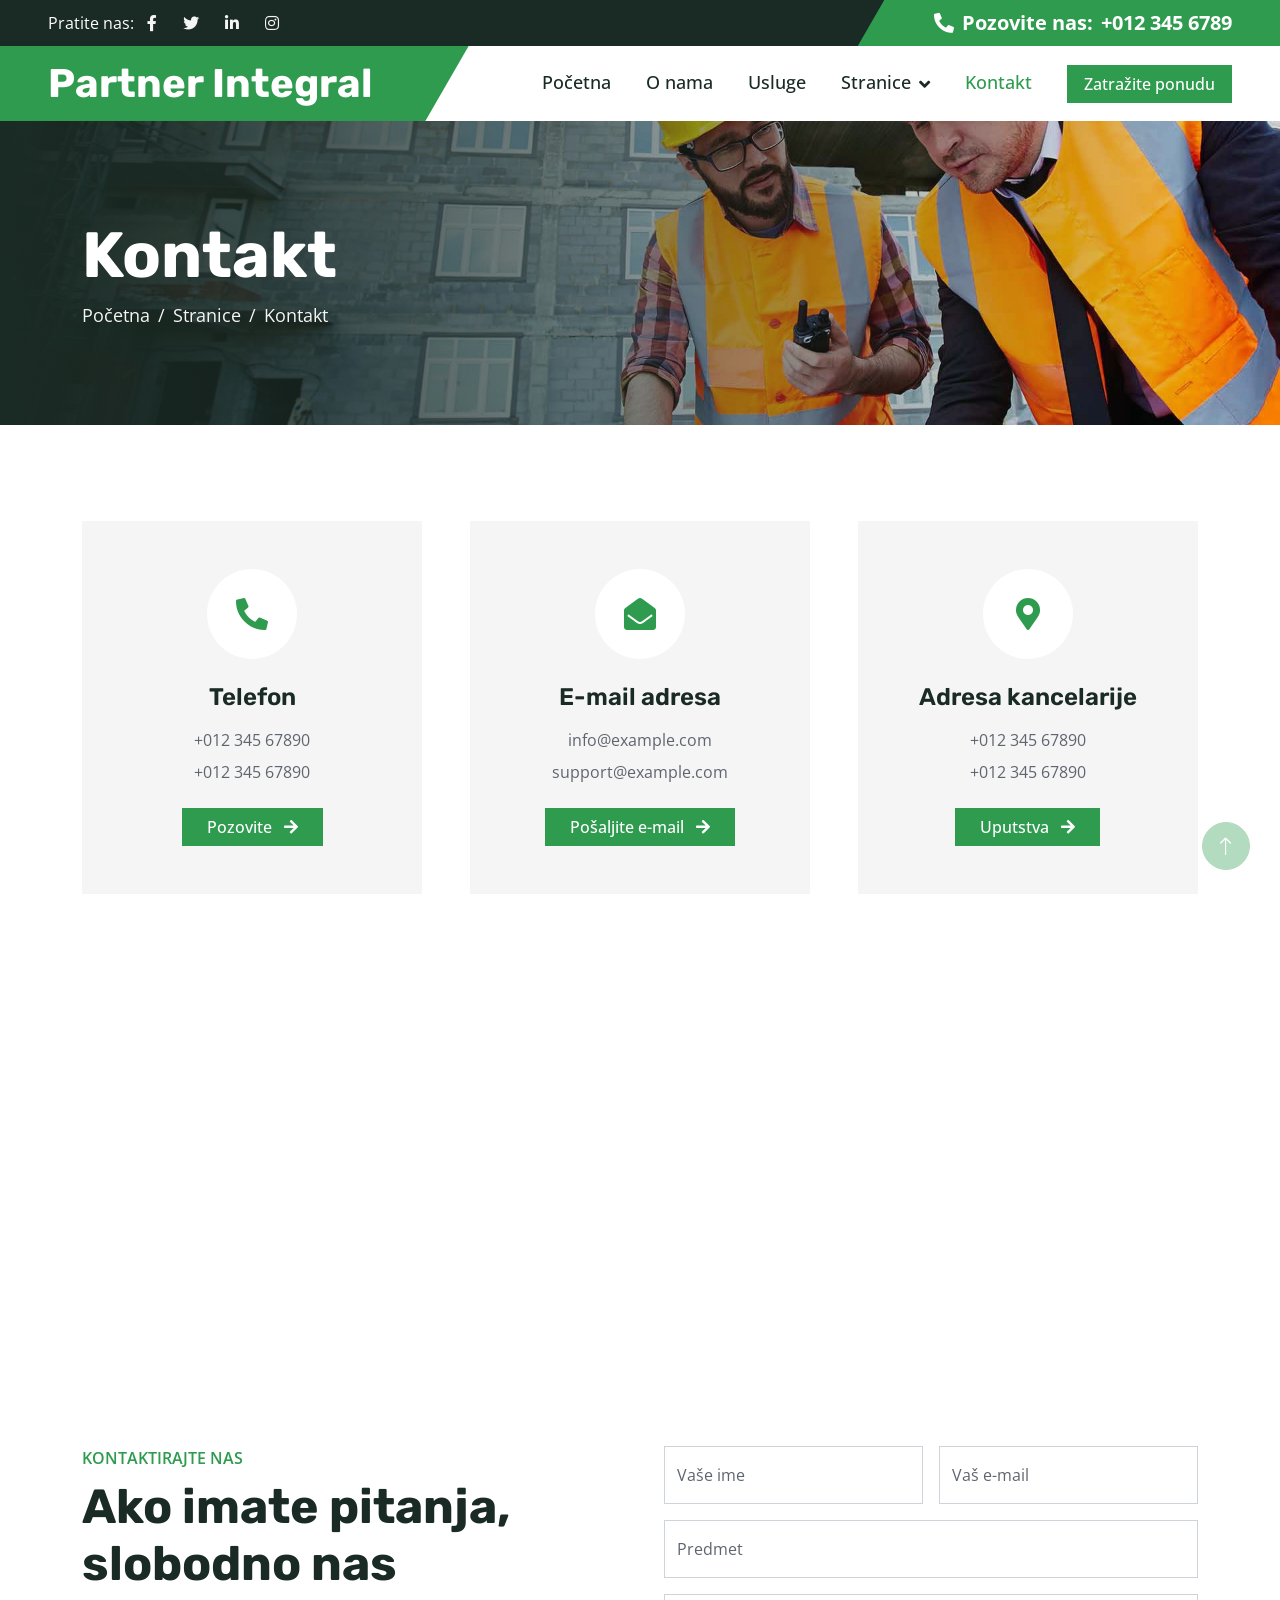
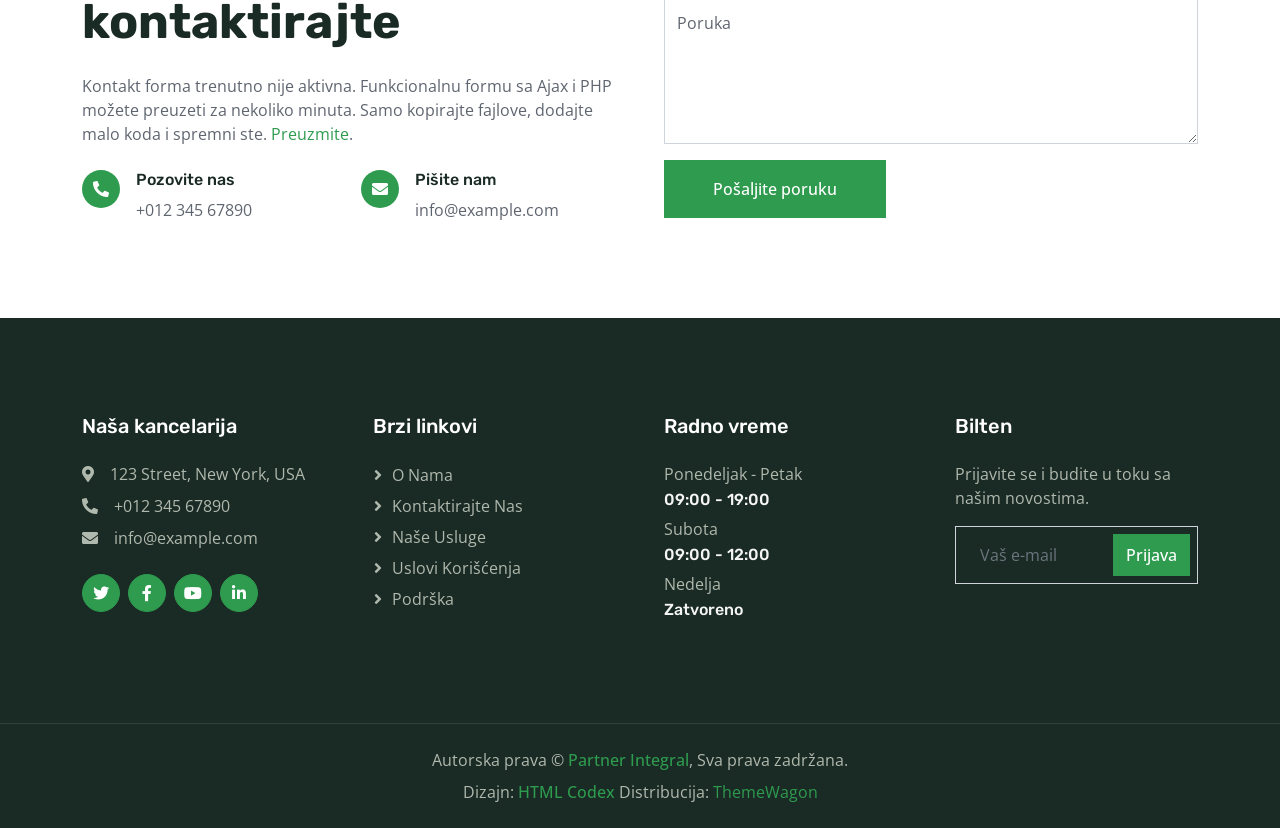
<file: contact.html>
<!DOCTYPE html>
<html lang="sr">

<head>
    <meta charset="utf-8">
    <title>Partner Integral - Industrijska rešenja</title>
    <meta content="width=device-width, initial-scale=1.0" name="viewport">
    <meta content="Partner Integral, industrijska rešenja, inženjerstvo, energetika, građevinarstvo" name="keywords">
    <meta content="Partner Integral — pouzdana industrijska rešenja i inženjerske usluge." name="description">

    <!-- Favicon -->
    <link href="img/favicon.ico" rel="icon" sizes="any">
    <link href="img/favicon-32.png" rel="icon" type="image/png" sizes="32x32">
    <link href="img/apple-touch-icon.png" rel="apple-touch-icon">

    <!-- Google Web Fonts -->
    <link rel="preconnect" href="https://fonts.googleapis.com">
    <link rel="preconnect" href="https://fonts.gstatic.com" crossorigin>
    <link
        href="https://fonts.googleapis.com/css2?family=Open+Sans:wght@400;500;600&family=Rubik:wght@500;600;700&display=swap"
        rel="stylesheet">

    <!-- Icon Font Stylesheet -->
    <link href="https://cdnjs.cloudflare.com/ajax/libs/font-awesome/5.10.0/css/all.min.css" rel="stylesheet">
    <link href="https://cdn.jsdelivr.net/npm/bootstrap-icons@1.4.1/font/bootstrap-icons.css" rel="stylesheet">

    <!-- Libraries Stylesheet -->
    <link href="lib/animate/animate.min.css" rel="stylesheet">
    <link href="lib/owlcarousel/assets/owl.carousel.min.css" rel="stylesheet">

    <!-- Customized Bootstrap Stylesheet -->
    <link href="css/bootstrap.min.css" rel="stylesheet">

    <!-- Template Stylesheet -->
    <link href="css/style.css" rel="stylesheet">
</head>

<body>
    <!-- Spinner Start -->
    <div id="spinner"
        class="show bg-white position-fixed translate-middle w-100 vh-100 top-50 start-50 d-flex align-items-center justify-content-center">
        <div class="spinner-border text-primary" role="status" style="width: 3rem; height: 3rem;"></div>
    </div>
    <!-- Spinner End -->


    <!-- Topbar Start -->
    <div class="container-fluid bg-dark px-0">
        <div class="row g-0 d-none d-lg-flex">
            <div class="col-lg-6 ps-5 text-start">
                <div class="h-100 d-inline-flex align-items-center text-white">
                    <span>Pratite nas:</span>
                    <a class="btn btn-link text-light" href=""><i class="fab fa-facebook-f"></i></a>
                    <a class="btn btn-link text-light" href=""><i class="fab fa-twitter"></i></a>
                    <a class="btn btn-link text-light" href=""><i class="fab fa-linkedin-in"></i></a>
                    <a class="btn btn-link text-light" href=""><i class="fab fa-instagram"></i></a>
                </div>
            </div>
            <div class="col-lg-6 text-end">
                <div class="h-100 topbar-right d-inline-flex align-items-center text-white py-2 px-5">
                    <span class="fs-5 fw-bold me-2"><i class="fa fa-phone-alt me-2"></i>Pozovite nas:</span>
                    <span class="fs-5 fw-bold">+012 345 6789</span>
                </div>
            </div>
        </div>
    </div>
    <!-- Topbar End -->


    <!-- Navbar Start -->
    <nav class="navbar navbar-expand-lg bg-white navbar-light sticky-top py-0 pe-5">
        <a href="index.html" class="navbar-brand ps-5 me-0">
            <h1 class="text-white m-0">Partner Integral</h1>
        </a>
        <button type="button" class="navbar-toggler me-0" data-bs-toggle="collapse" data-bs-target="#navbarCollapse">
            <span class="navbar-toggler-icon"></span>
        </button>
        <div class="collapse navbar-collapse" id="navbarCollapse">
            <div class="navbar-nav ms-auto p-4 p-lg-0">
                <a href="index.html" class="nav-item nav-link">Početna</a>
                <a href="about.html" class="nav-item nav-link">O nama</a>
                <a href="service.html" class="nav-item nav-link">Usluge</a>
                <div class="nav-item dropdown">
                    <a href="#" class="nav-link dropdown-toggle" data-bs-toggle="dropdown">Stranice</a>
                    <div class="dropdown-menu bg-light m-0">
                        <a href="project.html" class="dropdown-item">Projekti</a>
                        <a href="feature.html" class="dropdown-item">Prednosti</a>
                        <a href="team.html" class="dropdown-item">Naš tim</a>
                        <a href="testimonial.html" class="dropdown-item">Utisci</a>
                        <a href="404.html" class="dropdown-item">Stranica 404</a>
                    </div>
                </div>
                <a href="contact.html" class="nav-item nav-link active">Kontakt</a>
            </div>
            <a href="" class="btn btn-primary px-3 d-none d-lg-block">Zatražite ponudu</a>
        </div>
    </nav>
    <!-- Navbar End -->


    <!-- Page Header Start -->
    <div class="container-fluid page-header py-5 mb-5 wow fadeIn" data-wow-delay="0.1s">
        <div class="container py-5">
            <h1 class="display-3 text-white animated slideInRight">Kontakt</h1>
            <nav aria-label="putanja">
                <ol class="breadcrumb animated slideInRight mb-0">
                    <li class="breadcrumb-item"><a href="#">Početna</a></li>
                    <li class="breadcrumb-item"><a href="#">Stranice</a></li>
                    <li class="breadcrumb-item active" aria-current="page">Kontakt</li>
                </ol>
            </nav>
        </div>
    </div>
    <!-- Page Header End -->


    <!-- Contact Start -->
    <div class="container-xxl py-5">
        <div class="container">
            <div class="row g-5 justify-content-center mb-5">
                <div class="col-lg-4 col-md-6 wow fadeInUp" data-wow-delay="0.1s">
                    <div class="bg-light text-center h-100 p-5">
                        <div class="btn-square bg-white rounded-circle mx-auto mb-4" style="width: 90px; height: 90px;">
                            <i class="fa fa-phone-alt fa-2x text-primary"></i>
                        </div>
                        <h4 class="mb-3">Telefon</h4>
                        <p class="mb-2">+012 345 67890</p>
                        <p class="mb-4">+012 345 67890</p>
                        <a class="btn btn-primary px-4" href="tel:+0123456789">Pozovite <i
                                class="fa fa-arrow-right ms-2"></i></a>
                    </div>
                </div>
                <div class="col-lg-4 col-md-6 wow fadeInUp" data-wow-delay="0.3s">
                    <div class="bg-light text-center h-100 p-5">
                        <div class="btn-square bg-white rounded-circle mx-auto mb-4" style="width: 90px; height: 90px;">
                            <i class="fa fa-envelope-open fa-2x text-primary"></i>
                        </div>
                        <h4 class="mb-3">E-mail adresa</h4>
                        <p class="mb-2">info@example.com</p>
                        <p class="mb-4">support@example.com</p>
                        <a class="btn btn-primary px-4" href="mailto:info@example.com">Pošaljite e-mail <i
                                class="fa fa-arrow-right ms-2"></i></a>
                    </div>
                </div>
                <div class="col-lg-4 col-md-6 wow fadeInUp" data-wow-delay="0.5s">
                    <div class="bg-light text-center h-100 p-5">
                        <div class="btn-square bg-white rounded-circle mx-auto mb-4" style="width: 90px; height: 90px;">
                            <i class="fa fa-map-marker-alt fa-2x text-primary"></i>
                        </div>
                        <h4 class="mb-3">Adresa kancelarije</h4>
                        <p class="mb-2">+012 345 67890</p>
                        <p class="mb-4">+012 345 67890</p>
                        <a class="btn btn-primary px-4" href="https://goo.gl/maps/FsznshxgnULBGgkN9"
                            target="blank">Uputstva <i class="fa fa-arrow-right ms-2"></i></a>
                    </div>
                </div>
            </div>
            <div class="row mb-5">
                <div class="col-12 wow fadeInUp" data-wow-delay="0.1s">
                    <iframe class="w-100"
                        src="https://www.google.com/maps/embed?pb=!1m18!1m12!1m3!1d3001156.4288297426!2d-78.01371936852176!3d42.72876761954724!2m3!1f0!2f0!3f0!3m2!1i1024!2i768!4f13.1!3m3!1m2!1s0x4ccc4bf0f123a5a9%3A0xddcfc6c1de189567!2sNew%20York%2C%20USA!5e0!3m2!1sen!2sbd!4v1603794290143!5m2!1sen!2sbd"
                        frameborder="0" style="min-height: 450px; border:0;" allowfullscreen="" aria-hidden="false"
                        tabindex="0"></iframe>
                </div>
            </div>
            <div class="row g-5">
                <div class="col-lg-6 wow fadeInUp" data-wow-delay="0.1s">
                    <p class="fw-medium text-uppercase text-primary mb-2">Kontaktirajte nas</p>
                    <h1 class="display-5 mb-4">Ako imate pitanja, slobodno nas kontaktirajte</h1>
                    <p class="mb-4">Kontakt forma trenutno nije aktivna. Funkcionalnu formu sa Ajax i PHP možete preuzeti za nekoliko minuta. Samo kopirajte fajlove, dodajte malo koda i spremni ste. <a href="https://htmlcodex.com/contact-form">Preuzmite</a>.</p>
                    <div class="row g-4">
                        <div class="col-6">
                            <div class="d-flex">
                                <div class="flex-shrink-0 btn-square bg-primary rounded-circle">
                                    <i class="fa fa-phone-alt text-white"></i>
                                </div>
                                <div class="ms-3">
                                    <h6>Pozovite nas</h6>
                                    <span>+012 345 67890</span>
                                </div>
                            </div>
                        </div>
                        <div class="col-6">
                            <div class="d-flex">
                                <div class="flex-shrink-0 btn-square bg-primary rounded-circle">
                                    <i class="fa fa-envelope text-white"></i>
                                </div>
                                <div class="ms-3">
                                    <h6>Pišite nam</h6>
                                    <span>info@example.com</span>
                                </div>
                            </div>
                        </div>
                    </div>
                </div>
                <div class="col-lg-6 wow fadeInUp" data-wow-delay="0.5s">
                    <form>
                        <div class="row g-3">
                            <div class="col-md-6">
                                <div class="form-floating">
                                    <input type="text" class="form-control" id="name" placeholder="Vaše ime">
                                    <label for="name">Vaše ime</label>
                                </div>
                            </div>
                            <div class="col-md-6">
                                <div class="form-floating">
                                    <input type="email" class="form-control" id="email" placeholder="Vaš e-mail">
                                    <label for="email">Vaš e-mail</label>
                                </div>
                            </div>
                            <div class="col-12">
                                <div class="form-floating">
                                    <input type="text" class="form-control" id="subject" placeholder="Predmet">
                                    <label for="subject">Predmet</label>
                                </div>
                            </div>
                            <div class="col-12">
                                <div class="form-floating">
                                    <textarea class="form-control" placeholder="Ostavite poruku ovde" id="message"
                                        style="height: 150px"></textarea>
                                    <label for="message">Poruka</label>
                                </div>
                            </div>
                            <div class="col-12">
                                <button class="btn btn-primary py-3 px-5" type="submit">Pošaljite poruku</button>
                            </div>
                        </div>
                    </form>
                </div>
            </div>
        </div>
    </div>
    <!-- Contact End -->


    <!-- Footer Start -->
    <div class="container-fluid bg-dark footer mt-5 py-5 wow fadeIn" data-wow-delay="0.1s">
        <div class="container py-5">
            <div class="row g-5">
                <div class="col-lg-3 col-md-6">
                    <h5 class="text-white mb-4">Naša kancelarija</h5>
                    <p class="mb-2"><i class="fa fa-map-marker-alt me-3"></i>123 Street, New York, USA</p>
                    <p class="mb-2"><i class="fa fa-phone-alt me-3"></i>+012 345 67890</p>
                    <p class="mb-2"><i class="fa fa-envelope me-3"></i>info@example.com</p>
                    <div class="d-flex pt-3">
                        <a class="btn btn-square btn-primary rounded-circle me-2" href=""><i
                                class="fab fa-twitter"></i></a>
                        <a class="btn btn-square btn-primary rounded-circle me-2" href=""><i
                                class="fab fa-facebook-f"></i></a>
                        <a class="btn btn-square btn-primary rounded-circle me-2" href=""><i
                                class="fab fa-youtube"></i></a>
                        <a class="btn btn-square btn-primary rounded-circle me-2" href=""><i
                                class="fab fa-linkedin-in"></i></a>
                    </div>
                </div>
                <div class="col-lg-3 col-md-6">
                    <h5 class="text-white mb-4">Brzi linkovi</h5>
                    <a class="btn btn-link" href="">O nama</a>
                    <a class="btn btn-link" href="">Kontaktirajte nas</a>
                    <a class="btn btn-link" href="">Naše usluge</a>
                    <a class="btn btn-link" href="">Uslovi korišćenja</a>
                    <a class="btn btn-link" href="">Podrška</a>
                </div>
                <div class="col-lg-3 col-md-6">
                    <h5 class="text-white mb-4">Radno vreme</h5>
                    <p class="mb-1">Ponedeljak - Petak</p>
                    <h6 class="text-light">09:00 - 19:00</h6>
                    <p class="mb-1">Subota</p>
                    <h6 class="text-light">09:00 - 12:00</h6>
                    <p class="mb-1">Nedelja</p>
                    <h6 class="text-light">Zatvoreno</h6>
                </div>
                <div class="col-lg-3 col-md-6">
                    <h5 class="text-white mb-4">Bilten</h5>
                    <p>Prijavite se i budite u toku sa našim novostima.</p>
                    <div class="position-relative w-100">
                        <input class="form-control bg-transparent w-100 py-3 ps-4 pe-5" type="text"
                            placeholder="Vaš e-mail">
                        <button type="button"
                            class="btn btn-primary py-2 position-absolute top-0 end-0 mt-2 me-2">Prijava</button>
                    </div>
                </div>
            </div>
        </div>
    </div>
    <!-- Footer End -->


    <!-- Copyright Start -->
    <div class="container-fluid copyright bg-dark py-4">
        <div class="container text-center">
            <p class="mb-2">Autorska prava &copy; <a class="fw-semi-bold" href="#">Partner Integral</a>, Sva prava zadržana.
            </p>
            <!--/*** This template is free as long as you keep the footer author’s credit link/attribution link/backlink. If you'd like to use the template without the footer author’s credit link/attribution link/backlink, you can purchase the Credit Removal License from "https://htmlcodex.com/credit-removal". Thank you for your support. ***/-->
            <p class="mb-0">Dizajn: <a class="fw-semi-bold" href="https://htmlcodex.com">HTML Codex</a> Distribucija: <a href="https://themewagon.com">ThemeWagon</a> </p>
        </div>
    </div>
    <!-- Copyright End -->


    <!-- Back to Top -->
    <a href="#" class="btn btn-lg btn-primary btn-lg-square rounded-circle back-to-top"><i
            class="bi bi-arrow-up"></i></a>


    <!-- JavaScript Libraries -->
    <script src="https://code.jquery.com/jquery-3.4.1.min.js"></script>
    <script src="https://cdn.jsdelivr.net/npm/bootstrap@5.0.0/dist/js/bootstrap.bundle.min.js"></script>
    <script src="lib/wow/wow.min.js"></script>
    <script src="lib/easing/easing.min.js"></script>
    <script src="lib/waypoints/waypoints.min.js"></script>
    <script src="lib/owlcarousel/owl.carousel.min.js"></script>
    <script src="lib/counterup/counterup.min.js"></script>

    <!-- Template Javascript -->
    <script src="js/main.js"></script>
</body>

</html>
</file>
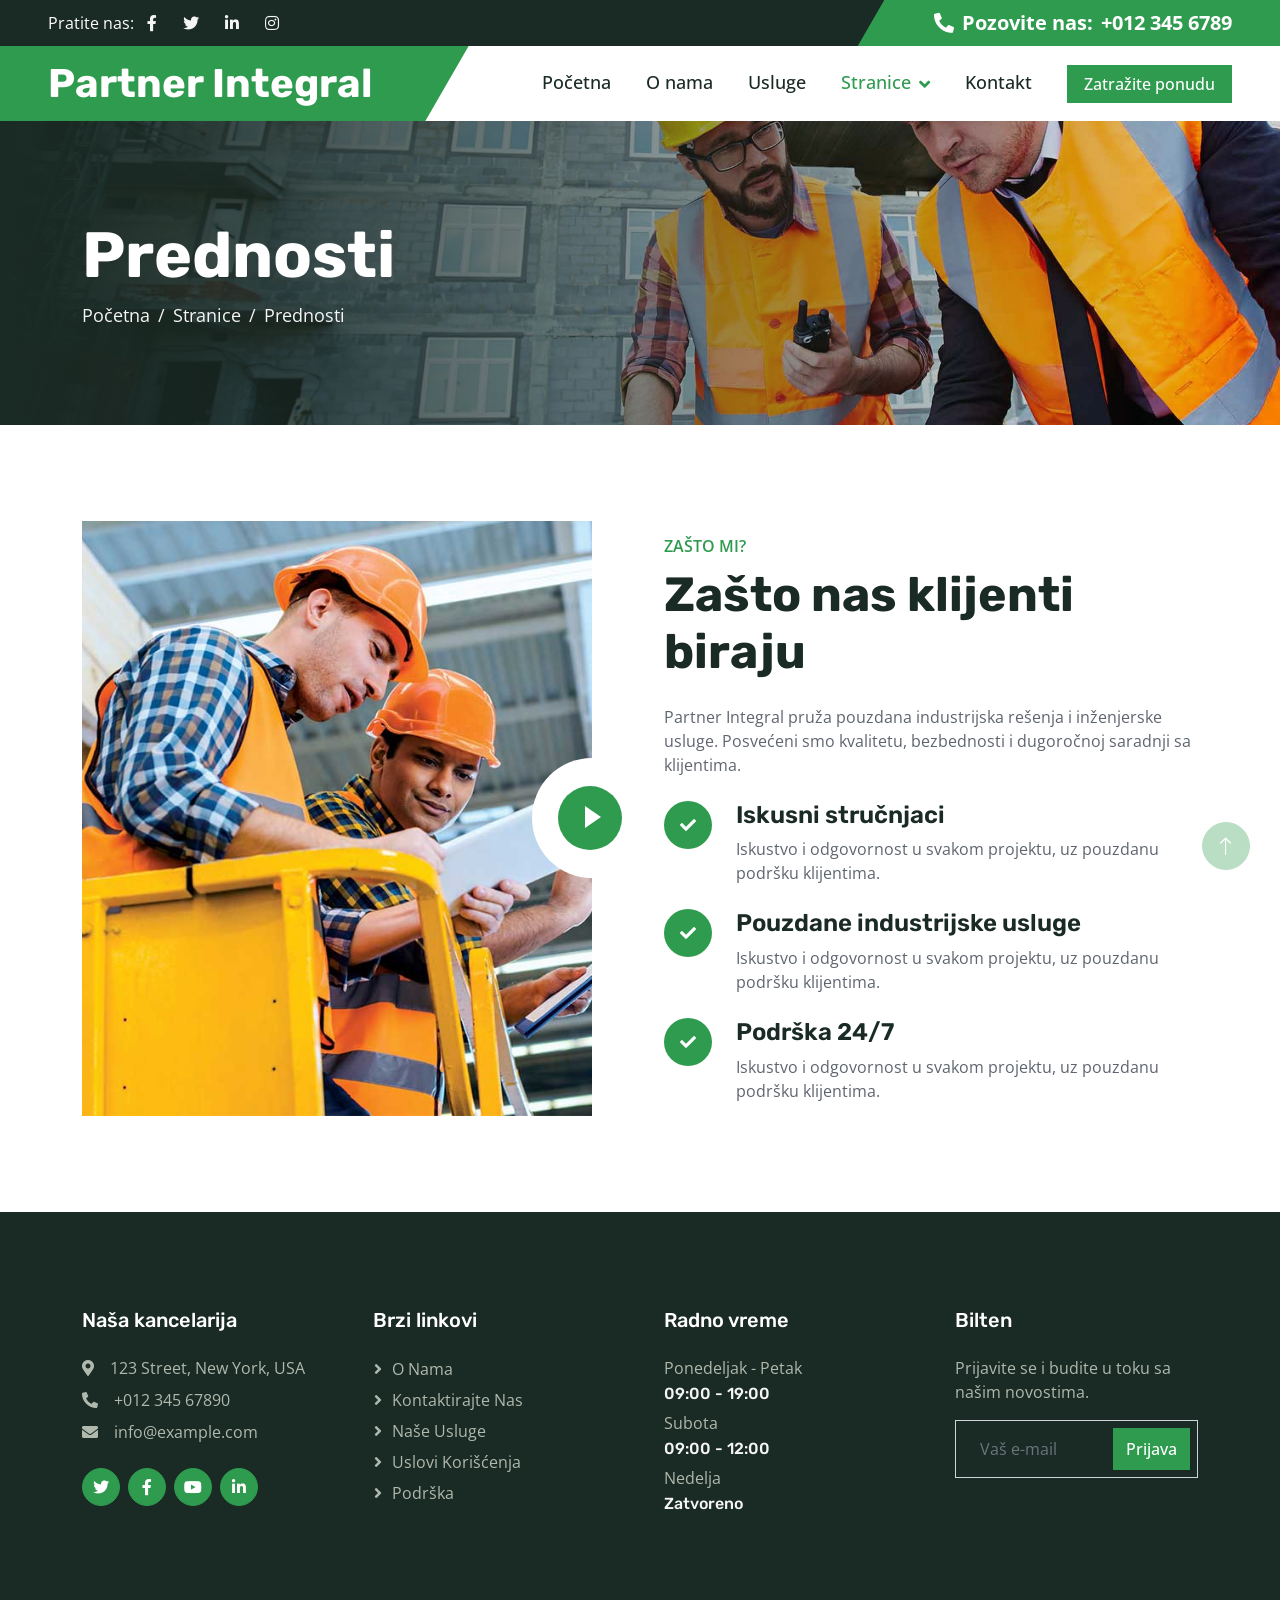
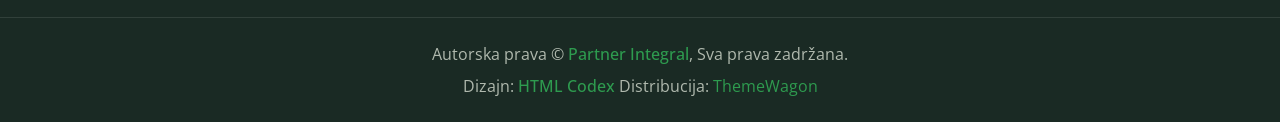
<file: feature.html>
<!DOCTYPE html>
<html lang="sr">

<head>
    <meta charset="utf-8">
    <title>Partner Integral - Industrijska rešenja</title>
    <meta content="width=device-width, initial-scale=1.0" name="viewport">
    <meta content="Partner Integral, industrijska rešenja, inženjerstvo, energetika, građevinarstvo" name="keywords">
    <meta content="Partner Integral — pouzdana industrijska rešenja i inženjerske usluge." name="description">

    <!-- Favicon -->
    <link href="img/favicon.ico" rel="icon" sizes="any">
    <link href="img/favicon-32.png" rel="icon" type="image/png" sizes="32x32">
    <link href="img/apple-touch-icon.png" rel="apple-touch-icon">

    <!-- Google Web Fonts -->
    <link rel="preconnect" href="https://fonts.googleapis.com">
    <link rel="preconnect" href="https://fonts.gstatic.com" crossorigin>
    <link
        href="https://fonts.googleapis.com/css2?family=Open+Sans:wght@400;500;600&family=Rubik:wght@500;600;700&display=swap"
        rel="stylesheet">

    <!-- Icon Font Stylesheet -->
    <link href="https://cdnjs.cloudflare.com/ajax/libs/font-awesome/5.10.0/css/all.min.css" rel="stylesheet">
    <link href="https://cdn.jsdelivr.net/npm/bootstrap-icons@1.4.1/font/bootstrap-icons.css" rel="stylesheet">

    <!-- Libraries Stylesheet -->
    <link href="lib/animate/animate.min.css" rel="stylesheet">
    <link href="lib/owlcarousel/assets/owl.carousel.min.css" rel="stylesheet">

    <!-- Customized Bootstrap Stylesheet -->
    <link href="css/bootstrap.min.css" rel="stylesheet">

    <!-- Template Stylesheet -->
    <link href="css/style.css" rel="stylesheet">
</head>

<body>
    <!-- Spinner Start -->
    <div id="spinner"
        class="show bg-white position-fixed translate-middle w-100 vh-100 top-50 start-50 d-flex align-items-center justify-content-center">
        <div class="spinner-border text-primary" role="status" style="width: 3rem; height: 3rem;"></div>
    </div>
    <!-- Spinner End -->


    <!-- Topbar Start -->
    <div class="container-fluid bg-dark px-0">
        <div class="row g-0 d-none d-lg-flex">
            <div class="col-lg-6 ps-5 text-start">
                <div class="h-100 d-inline-flex align-items-center text-white">
                    <span>Pratite nas:</span>
                    <a class="btn btn-link text-light" href=""><i class="fab fa-facebook-f"></i></a>
                    <a class="btn btn-link text-light" href=""><i class="fab fa-twitter"></i></a>
                    <a class="btn btn-link text-light" href=""><i class="fab fa-linkedin-in"></i></a>
                    <a class="btn btn-link text-light" href=""><i class="fab fa-instagram"></i></a>
                </div>
            </div>
            <div class="col-lg-6 text-end">
                <div class="h-100 topbar-right d-inline-flex align-items-center text-white py-2 px-5">
                    <span class="fs-5 fw-bold me-2"><i class="fa fa-phone-alt me-2"></i>Pozovite nas:</span>
                    <span class="fs-5 fw-bold">+012 345 6789</span>
                </div>
            </div>
        </div>
    </div>
    <!-- Topbar End -->


    <!-- Navbar Start -->
    <nav class="navbar navbar-expand-lg bg-white navbar-light sticky-top py-0 pe-5">
        <a href="index.html" class="navbar-brand ps-5 me-0">
            <h1 class="text-white m-0">Partner Integral</h1>
        </a>
        <button type="button" class="navbar-toggler me-0" data-bs-toggle="collapse" data-bs-target="#navbarCollapse">
            <span class="navbar-toggler-icon"></span>
        </button>
        <div class="collapse navbar-collapse" id="navbarCollapse">
            <div class="navbar-nav ms-auto p-4 p-lg-0">
                <a href="index.html" class="nav-item nav-link">Početna</a>
                <a href="about.html" class="nav-item nav-link">O nama</a>
                <a href="service.html" class="nav-item nav-link">Usluge</a>
                <div class="nav-item dropdown">
                    <a href="#" class="nav-link dropdown-toggle active" data-bs-toggle="dropdown">Stranice</a>
                    <div class="dropdown-menu bg-light m-0">
                        <a href="project.html" class="dropdown-item">Projekti</a>
                        <a href="feature.html" class="dropdown-item active">Prednosti</a>
                        <a href="team.html" class="dropdown-item">Naš tim</a>
                        <a href="testimonial.html" class="dropdown-item">Utisci</a>
                        <a href="404.html" class="dropdown-item">Stranica 404</a>
                    </div>
                </div>
                <a href="contact.html" class="nav-item nav-link">Kontakt</a>
            </div>
            <a href="" class="btn btn-primary px-3 d-none d-lg-block">Zatražite ponudu</a>
        </div>
    </nav>
    <!-- Navbar End -->


    <!-- Page Header Start -->
    <div class="container-fluid page-header py-5 mb-5 wow fadeIn" data-wow-delay="0.1s">
        <div class="container py-5">
            <h1 class="display-3 text-white animated slideInRight">Prednosti</h1>
            <nav aria-label="putanja">
                <ol class="breadcrumb animated slideInRight mb-0">
                    <li class="breadcrumb-item"><a href="#">Početna</a></li>
                    <li class="breadcrumb-item"><a href="#">Stranice</a></li>
                    <li class="breadcrumb-item active" aria-current="page">Prednosti</li>
                </ol>
            </nav>
        </div>
    </div>
    <!-- Page Header End -->


    <!-- Features Start -->
    <div class="container-xxl py-5">
        <div class="container">
            <div class="row g-5 align-items-center">
                <div class="col-lg-6 wow fadeInUp" data-wow-delay="0.1s">
                    <div class="position-relative me-lg-4">
                        <img class="img-fluid w-100" src="img/feature.jpg" alt="">
                        <span
                            class="position-absolute top-50 start-100 translate-middle bg-white rounded-circle d-none d-lg-block"
                            style="width: 120px; height: 120px;"></span>
                        <button type="button" class="btn-play" data-bs-toggle="modal"
                            data-src="https://www.youtube.com/embed/YwdF2x9MyJY" data-bs-target="#videoModal">
                            <span></span>
                        </button>
                    </div>
                </div>
                <div class="col-lg-6 wow fadeInUp" data-wow-delay="0.5s">
                    <p class="fw-medium text-uppercase text-primary mb-2">Zašto mi?</p>
                    <h1 class="display-5 mb-4">Zašto nas klijenti biraju</h1>
                    <p class="mb-4">Partner Integral pruža pouzdana industrijska rešenja i inženjerske usluge. Posvećeni smo kvalitetu, bezbednosti i dugoročnoj saradnji sa klijentima.
                    </p>
                    <div class="row gy-4">
                        <div class="col-12">
                            <div class="d-flex">
                                <div class="flex-shrink-0 btn-lg-square rounded-circle bg-primary">
                                    <i class="fa fa-check text-white"></i>
                                </div>
                                <div class="ms-4">
                                    <h4>Iskusni stručnjaci</h4>
                                    <span>Iskustvo i odgovornost u svakom projektu, uz pouzdanu podršku klijentima.</span>
                                </div>
                            </div>
                        </div>
                        <div class="col-12">
                            <div class="d-flex">
                                <div class="flex-shrink-0 btn-lg-square rounded-circle bg-primary">
                                    <i class="fa fa-check text-white"></i>
                                </div>
                                <div class="ms-4">
                                    <h4>Pouzdane industrijske usluge</h4>
                                    <span>Iskustvo i odgovornost u svakom projektu, uz pouzdanu podršku klijentima.</span>
                                </div>
                            </div>
                        </div>
                        <div class="col-12">
                            <div class="d-flex">
                                <div class="flex-shrink-0 btn-lg-square rounded-circle bg-primary">
                                    <i class="fa fa-check text-white"></i>
                                </div>
                                <div class="ms-4">
                                    <h4>Podrška 24/7</h4>
                                    <span>Iskustvo i odgovornost u svakom projektu, uz pouzdanu podršku klijentima.</span>
                                </div>
                            </div>
                        </div>
                    </div>
                </div>
            </div>
        </div>
    </div>
    <!-- Features End -->


    <!-- Video Modal Start -->
    <div class="modal modal-video fade" id="videoModal" tabindex="-1" aria-labelledby="exampleModalLabel"
        aria-hidden="true">
        <div class="modal-dialog">
            <div class="modal-content rounded-0">
                <div class="modal-header">
                    <h3 class="modal-title" id="exampleModalLabel">YouTube video</h3>
                    <button type="button" class="btn-close" data-bs-dismiss="modal" aria-label="Zatvori"></button>
                </div>
                <div class="modal-body">
                    <!-- 16:9 aspect ratio -->
                    <div class="ratio ratio-16x9">
                        <iframe class="embed-responsive-item" src="" id="video" allowfullscreen
                            allowscriptaccess="always" allow="autoplay"></iframe>
                    </div>
                </div>
            </div>
        </div>
    </div>
    <!-- Video Modal End -->


    <!-- Footer Start -->
    <div class="container-fluid bg-dark footer mt-5 py-5 wow fadeIn" data-wow-delay="0.1s">
        <div class="container py-5">
            <div class="row g-5">
                <div class="col-lg-3 col-md-6">
                    <h5 class="text-white mb-4">Naša kancelarija</h5>
                    <p class="mb-2"><i class="fa fa-map-marker-alt me-3"></i>123 Street, New York, USA</p>
                    <p class="mb-2"><i class="fa fa-phone-alt me-3"></i>+012 345 67890</p>
                    <p class="mb-2"><i class="fa fa-envelope me-3"></i>info@example.com</p>
                    <div class="d-flex pt-3">
                        <a class="btn btn-square btn-primary rounded-circle me-2" href=""><i
                                class="fab fa-twitter"></i></a>
                        <a class="btn btn-square btn-primary rounded-circle me-2" href=""><i
                                class="fab fa-facebook-f"></i></a>
                        <a class="btn btn-square btn-primary rounded-circle me-2" href=""><i
                                class="fab fa-youtube"></i></a>
                        <a class="btn btn-square btn-primary rounded-circle me-2" href=""><i
                                class="fab fa-linkedin-in"></i></a>
                    </div>
                </div>
                <div class="col-lg-3 col-md-6">
                    <h5 class="text-white mb-4">Brzi linkovi</h5>
                    <a class="btn btn-link" href="">O nama</a>
                    <a class="btn btn-link" href="">Kontaktirajte nas</a>
                    <a class="btn btn-link" href="">Naše usluge</a>
                    <a class="btn btn-link" href="">Uslovi korišćenja</a>
                    <a class="btn btn-link" href="">Podrška</a>
                </div>
                <div class="col-lg-3 col-md-6">
                    <h5 class="text-white mb-4">Radno vreme</h5>
                    <p class="mb-1">Ponedeljak - Petak</p>
                    <h6 class="text-light">09:00 - 19:00</h6>
                    <p class="mb-1">Subota</p>
                    <h6 class="text-light">09:00 - 12:00</h6>
                    <p class="mb-1">Nedelja</p>
                    <h6 class="text-light">Zatvoreno</h6>
                </div>
                <div class="col-lg-3 col-md-6">
                    <h5 class="text-white mb-4">Bilten</h5>
                    <p>Prijavite se i budite u toku sa našim novostima.</p>
                    <div class="position-relative w-100">
                        <input class="form-control bg-transparent w-100 py-3 ps-4 pe-5" type="text"
                            placeholder="Vaš e-mail">
                        <button type="button"
                            class="btn btn-primary py-2 position-absolute top-0 end-0 mt-2 me-2">Prijava</button>
                    </div>
                </div>
            </div>
        </div>
    </div>
    <!-- Footer End -->


    <!-- Copyright Start -->
    <div class="container-fluid copyright bg-dark py-4">
        <div class="container text-center">
            <p class="mb-2">Autorska prava &copy; <a class="fw-semi-bold" href="#">Partner Integral</a>, Sva prava zadržana.
            </p>
            <!--/*** This template is free as long as you keep the footer author’s credit link/attribution link/backlink. If you'd like to use the template without the footer author’s credit link/attribution link/backlink, you can purchase the Credit Removal License from "https://htmlcodex.com/credit-removal". Thank you for your support. ***/-->
            <p class="mb-0">Dizajn: <a class="fw-semi-bold" href="https://htmlcodex.com">HTML Codex</a> Distribucija: <a href="https://themewagon.com">ThemeWagon</a> </p>
        </div>
    </div>
    <!-- Copyright End -->


    <!-- Back to Top -->
    <a href="#" class="btn btn-lg btn-primary btn-lg-square rounded-circle back-to-top"><i
            class="bi bi-arrow-up"></i></a>


    <!-- JavaScript Libraries -->
    <script src="https://code.jquery.com/jquery-3.4.1.min.js"></script>
    <script src="https://cdn.jsdelivr.net/npm/bootstrap@5.0.0/dist/js/bootstrap.bundle.min.js"></script>
    <script src="lib/wow/wow.min.js"></script>
    <script src="lib/easing/easing.min.js"></script>
    <script src="lib/waypoints/waypoints.min.js"></script>
    <script src="lib/owlcarousel/owl.carousel.min.js"></script>
    <script src="lib/counterup/counterup.min.js"></script>

    <!-- Template Javascript -->
    <script src="js/main.js"></script>
</body>

</html>
</file>
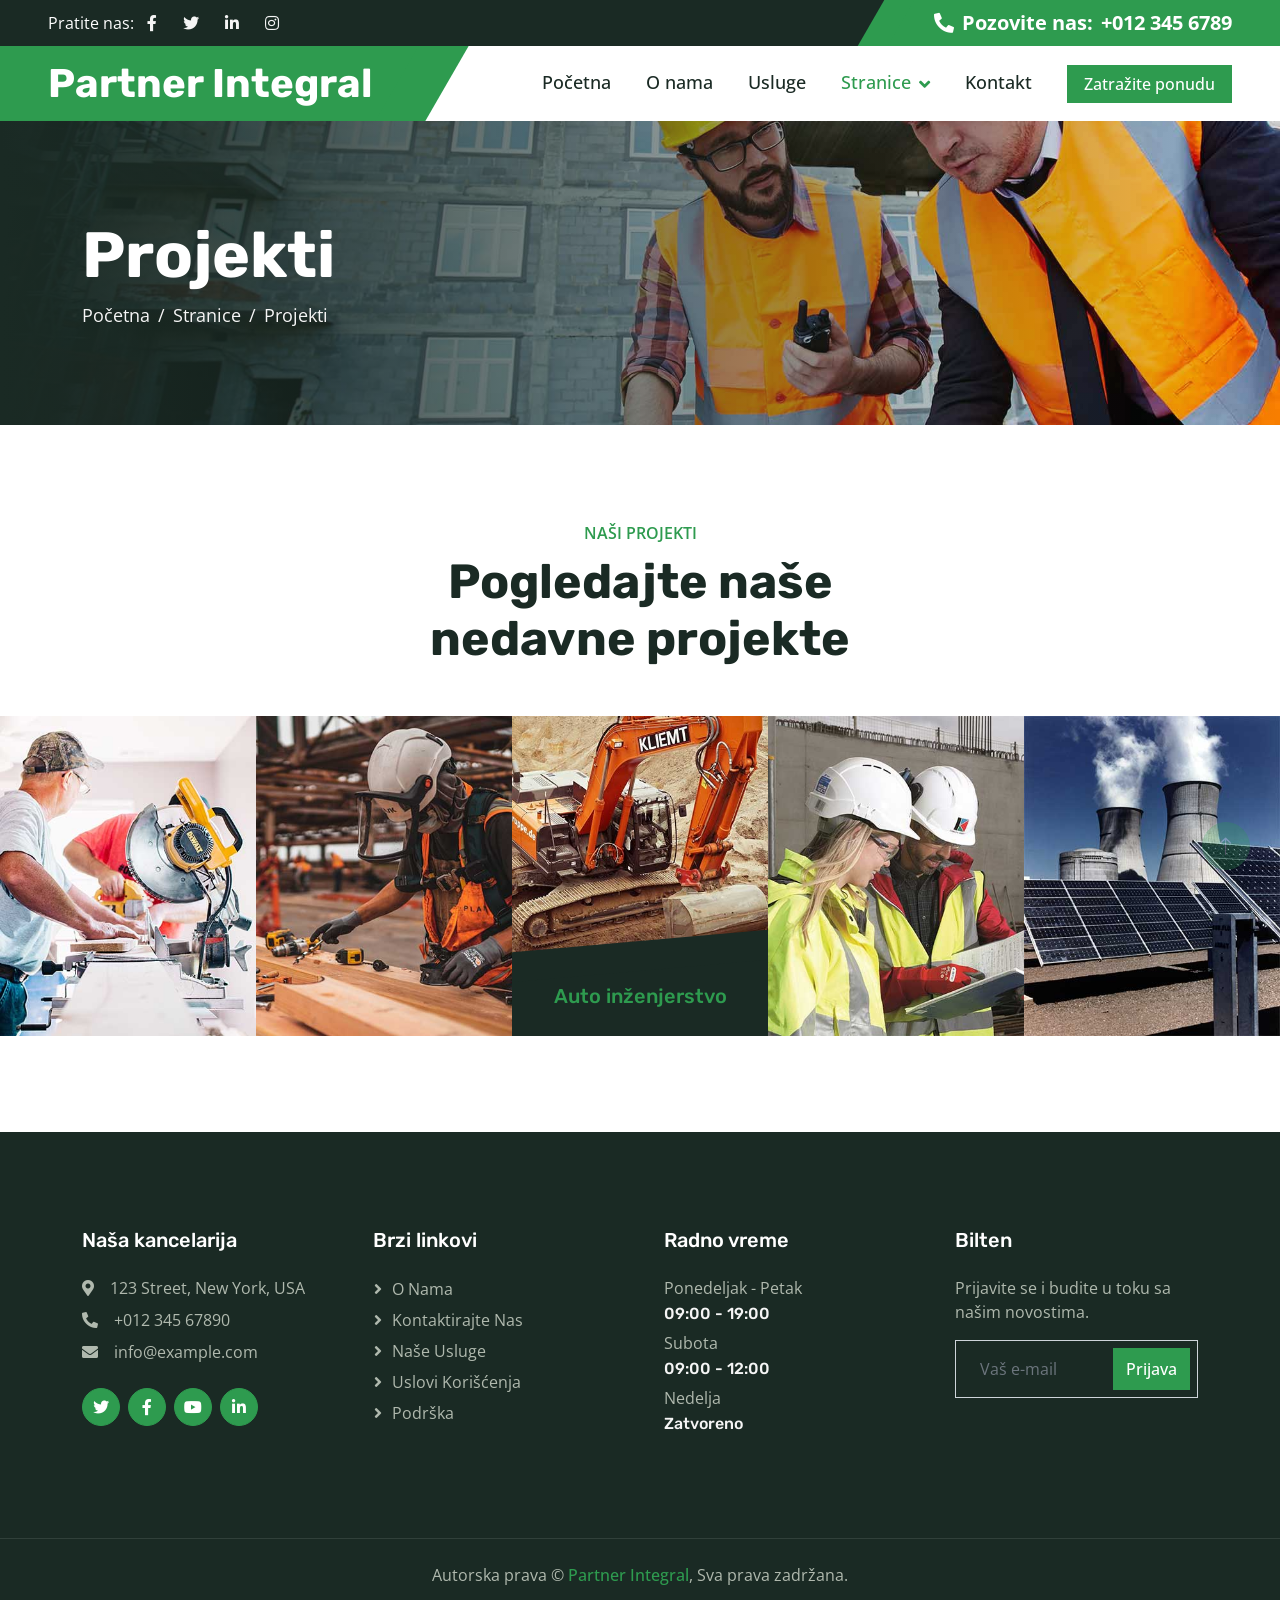
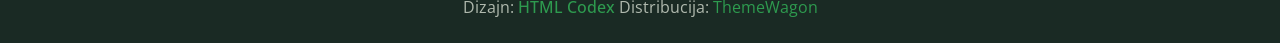
<file: project.html>
<!DOCTYPE html>
<html lang="sr">

<head>
    <meta charset="utf-8">
    <title>Partner Integral - Industrijska rešenja</title>
    <meta content="width=device-width, initial-scale=1.0" name="viewport">
    <meta content="Partner Integral, industrijska rešenja, inženjerstvo, energetika, građevinarstvo" name="keywords">
    <meta content="Partner Integral — pouzdana industrijska rešenja i inženjerske usluge." name="description">

    <!-- Favicon -->
    <link href="img/favicon.ico" rel="icon" sizes="any">
    <link href="img/favicon-32.png" rel="icon" type="image/png" sizes="32x32">
    <link href="img/apple-touch-icon.png" rel="apple-touch-icon">

    <!-- Google Web Fonts -->
    <link rel="preconnect" href="https://fonts.googleapis.com">
    <link rel="preconnect" href="https://fonts.gstatic.com" crossorigin>
    <link
        href="https://fonts.googleapis.com/css2?family=Open+Sans:wght@400;500;600&family=Rubik:wght@500;600;700&display=swap"
        rel="stylesheet">

    <!-- Icon Font Stylesheet -->
    <link href="https://cdnjs.cloudflare.com/ajax/libs/font-awesome/5.10.0/css/all.min.css" rel="stylesheet">
    <link href="https://cdn.jsdelivr.net/npm/bootstrap-icons@1.4.1/font/bootstrap-icons.css" rel="stylesheet">

    <!-- Libraries Stylesheet -->
    <link href="lib/animate/animate.min.css" rel="stylesheet">
    <link href="lib/owlcarousel/assets/owl.carousel.min.css" rel="stylesheet">

    <!-- Customized Bootstrap Stylesheet -->
    <link href="css/bootstrap.min.css" rel="stylesheet">

    <!-- Template Stylesheet -->
    <link href="css/style.css" rel="stylesheet">
</head>

<body>
    <!-- Spinner Start -->
    <div id="spinner"
        class="show bg-white position-fixed translate-middle w-100 vh-100 top-50 start-50 d-flex align-items-center justify-content-center">
        <div class="spinner-border text-primary" role="status" style="width: 3rem; height: 3rem;"></div>
    </div>
    <!-- Spinner End -->


    <!-- Topbar Start -->
    <div class="container-fluid bg-dark px-0">
        <div class="row g-0 d-none d-lg-flex">
            <div class="col-lg-6 ps-5 text-start">
                <div class="h-100 d-inline-flex align-items-center text-white">
                    <span>Pratite nas:</span>
                    <a class="btn btn-link text-light" href=""><i class="fab fa-facebook-f"></i></a>
                    <a class="btn btn-link text-light" href=""><i class="fab fa-twitter"></i></a>
                    <a class="btn btn-link text-light" href=""><i class="fab fa-linkedin-in"></i></a>
                    <a class="btn btn-link text-light" href=""><i class="fab fa-instagram"></i></a>
                </div>
            </div>
            <div class="col-lg-6 text-end">
                <div class="h-100 topbar-right d-inline-flex align-items-center text-white py-2 px-5">
                    <span class="fs-5 fw-bold me-2"><i class="fa fa-phone-alt me-2"></i>Pozovite nas:</span>
                    <span class="fs-5 fw-bold">+012 345 6789</span>
                </div>
            </div>
        </div>
    </div>
    <!-- Topbar End -->


    <!-- Navbar Start -->
    <nav class="navbar navbar-expand-lg bg-white navbar-light sticky-top py-0 pe-5">
        <a href="index.html" class="navbar-brand ps-5 me-0">
            <h1 class="text-white m-0">Partner Integral</h1>
        </a>
        <button type="button" class="navbar-toggler me-0" data-bs-toggle="collapse" data-bs-target="#navbarCollapse">
            <span class="navbar-toggler-icon"></span>
        </button>
        <div class="collapse navbar-collapse" id="navbarCollapse">
            <div class="navbar-nav ms-auto p-4 p-lg-0">
                <a href="index.html" class="nav-item nav-link">Početna</a>
                <a href="about.html" class="nav-item nav-link">O nama</a>
                <a href="service.html" class="nav-item nav-link">Usluge</a>
                <div class="nav-item dropdown">
                    <a href="#" class="nav-link dropdown-toggle active" data-bs-toggle="dropdown">Stranice</a>
                    <div class="dropdown-menu bg-light m-0">
                        <a href="project.html" class="dropdown-item active">Projekti</a>
                        <a href="feature.html" class="dropdown-item">Prednosti</a>
                        <a href="team.html" class="dropdown-item">Naš tim</a>
                        <a href="testimonial.html" class="dropdown-item">Utisci</a>
                        <a href="404.html" class="dropdown-item">Stranica 404</a>
                    </div>
                </div>
                <a href="contact.html" class="nav-item nav-link">Kontakt</a>
            </div>
            <a href="" class="btn btn-primary px-3 d-none d-lg-block">Zatražite ponudu</a>
        </div>
    </nav>
    <!-- Navbar End -->


    <!-- Page Header Start -->
    <div class="container-fluid page-header py-5 mb-5 wow fadeIn" data-wow-delay="0.1s">
        <div class="container py-5">
            <h1 class="display-3 text-white animated slideInRight">Projekti</h1>
            <nav aria-label="putanja">
                <ol class="breadcrumb animated slideInRight mb-0">
                    <li class="breadcrumb-item"><a href="#">Početna</a></li>
                    <li class="breadcrumb-item"><a href="#">Stranice</a></li>
                    <li class="breadcrumb-item active" aria-current="page">Projekti</li>
                </ol>
            </nav>
        </div>
    </div>
    <!-- Page Header End -->


    <!-- Project Start -->
    <div class="container-fluid py-5 my-5 px-0">
        <div class="text-center mx-auto wow fadeIn" data-wow-delay="0.1s" style="max-width: 600px;">
            <p class="fw-medium text-uppercase text-primary mb-2">Naši projekti</p>
            <h1 class="display-5 mb-5">Pogledajte naše nedavne projekte</h1>
        </div>
        <div class="owl-carousel project-carousel bg-dark wow fadeIn" data-wow-delay="0.1s">
            <a class="project-item" href="">
                <img class="img-fluid" src="img/project-1.jpg" alt="">
                <div class="project-title">
                    <h5 class="text-primary mb-0">Auto inženjerstvo</h5>
                </div>
            </a>
            <a class="project-item" href="">
                <img class="img-fluid" src="img/project-2.jpg" alt="">
                <div class="project-title">
                    <h5 class="text-primary mb-0">Građevinarstvo</h5>
                </div>
            </a>
            <a class="project-item" href="">
                <img class="img-fluid" src="img/project-3.jpg" alt="">
                <div class="project-title">
                    <h5 class="text-primary mb-0">Gasno inženjerstvo</h5>
                </div>
            </a>
            <a class="project-item" href="">
                <img class="img-fluid" src="img/project-4.jpg" alt="">
                <div class="project-title">
                    <h5 class="text-primary mb-0">Elektroenergetika</h5>
                </div>
            </a>
            <a class="project-item" href="">
                <img class="img-fluid" src="img/project-5.jpg" alt="">
                <div class="project-title">
                    <h5 class="text-primary mb-0">Energetsko inženjerstvo</h5>
                </div>
            </a>
            <a class="project-item" href="">
                <img class="img-fluid" src="img/project-6.jpg" alt="">
                <div class="project-title">
                    <h5 class="text-primary mb-0">Hidrotehnika</h5>
                </div>
            </a>
        </div>
    </div>
    <!-- Project End -->


    <!-- Footer Start -->
    <div class="container-fluid bg-dark footer mt-5 py-5 wow fadeIn" data-wow-delay="0.1s">
        <div class="container py-5">
            <div class="row g-5">
                <div class="col-lg-3 col-md-6">
                    <h5 class="text-white mb-4">Naša kancelarija</h5>
                    <p class="mb-2"><i class="fa fa-map-marker-alt me-3"></i>123 Street, New York, USA</p>
                    <p class="mb-2"><i class="fa fa-phone-alt me-3"></i>+012 345 67890</p>
                    <p class="mb-2"><i class="fa fa-envelope me-3"></i>info@example.com</p>
                    <div class="d-flex pt-3">
                        <a class="btn btn-square btn-primary rounded-circle me-2" href=""><i
                                class="fab fa-twitter"></i></a>
                        <a class="btn btn-square btn-primary rounded-circle me-2" href=""><i
                                class="fab fa-facebook-f"></i></a>
                        <a class="btn btn-square btn-primary rounded-circle me-2" href=""><i
                                class="fab fa-youtube"></i></a>
                        <a class="btn btn-square btn-primary rounded-circle me-2" href=""><i
                                class="fab fa-linkedin-in"></i></a>
                    </div>
                </div>
                <div class="col-lg-3 col-md-6">
                    <h5 class="text-white mb-4">Brzi linkovi</h5>
                    <a class="btn btn-link" href="">O nama</a>
                    <a class="btn btn-link" href="">Kontaktirajte nas</a>
                    <a class="btn btn-link" href="">Naše usluge</a>
                    <a class="btn btn-link" href="">Uslovi korišćenja</a>
                    <a class="btn btn-link" href="">Podrška</a>
                </div>
                <div class="col-lg-3 col-md-6">
                    <h5 class="text-white mb-4">Radno vreme</h5>
                    <p class="mb-1">Ponedeljak - Petak</p>
                    <h6 class="text-light">09:00 - 19:00</h6>
                    <p class="mb-1">Subota</p>
                    <h6 class="text-light">09:00 - 12:00</h6>
                    <p class="mb-1">Nedelja</p>
                    <h6 class="text-light">Zatvoreno</h6>
                </div>
                <div class="col-lg-3 col-md-6">
                    <h5 class="text-white mb-4">Bilten</h5>
                    <p>Prijavite se i budite u toku sa našim novostima.</p>
                    <div class="position-relative w-100">
                        <input class="form-control bg-transparent w-100 py-3 ps-4 pe-5" type="text"
                            placeholder="Vaš e-mail">
                        <button type="button"
                            class="btn btn-primary py-2 position-absolute top-0 end-0 mt-2 me-2">Prijava</button>
                    </div>
                </div>
            </div>
        </div>
    </div>
    <!-- Footer End -->


    <!-- Copyright Start -->
    <div class="container-fluid copyright bg-dark py-4">
        <div class="container text-center">
            <p class="mb-2">Autorska prava &copy; <a class="fw-semi-bold" href="#">Partner Integral</a>, Sva prava zadržana.
            </p>
            <!--/*** This template is free as long as you keep the footer author’s credit link/attribution link/backlink. If you'd like to use the template without the footer author’s credit link/attribution link/backlink, you can purchase the Credit Removal License from "https://htmlcodex.com/credit-removal". Thank you for your support. ***/-->
            <p class="mb-0">Dizajn: <a class="fw-semi-bold" href="https://htmlcodex.com">HTML Codex</a> Distribucija: <a href="https://themewagon.com">ThemeWagon</a> </p>
        </div>
    </div>
    <!-- Copyright End -->


    <!-- Back to Top -->
    <a href="#" class="btn btn-lg btn-primary btn-lg-square rounded-circle back-to-top"><i
            class="bi bi-arrow-up"></i></a>


    <!-- JavaScript Libraries -->
    <script src="https://code.jquery.com/jquery-3.4.1.min.js"></script>
    <script src="https://cdn.jsdelivr.net/npm/bootstrap@5.0.0/dist/js/bootstrap.bundle.min.js"></script>
    <script src="lib/wow/wow.min.js"></script>
    <script src="lib/easing/easing.min.js"></script>
    <script src="lib/waypoints/waypoints.min.js"></script>
    <script src="lib/owlcarousel/owl.carousel.min.js"></script>
    <script src="lib/counterup/counterup.min.js"></script>

    <!-- Template Javascript -->
    <script src="js/main.js"></script>
</body>

</html>
</file>
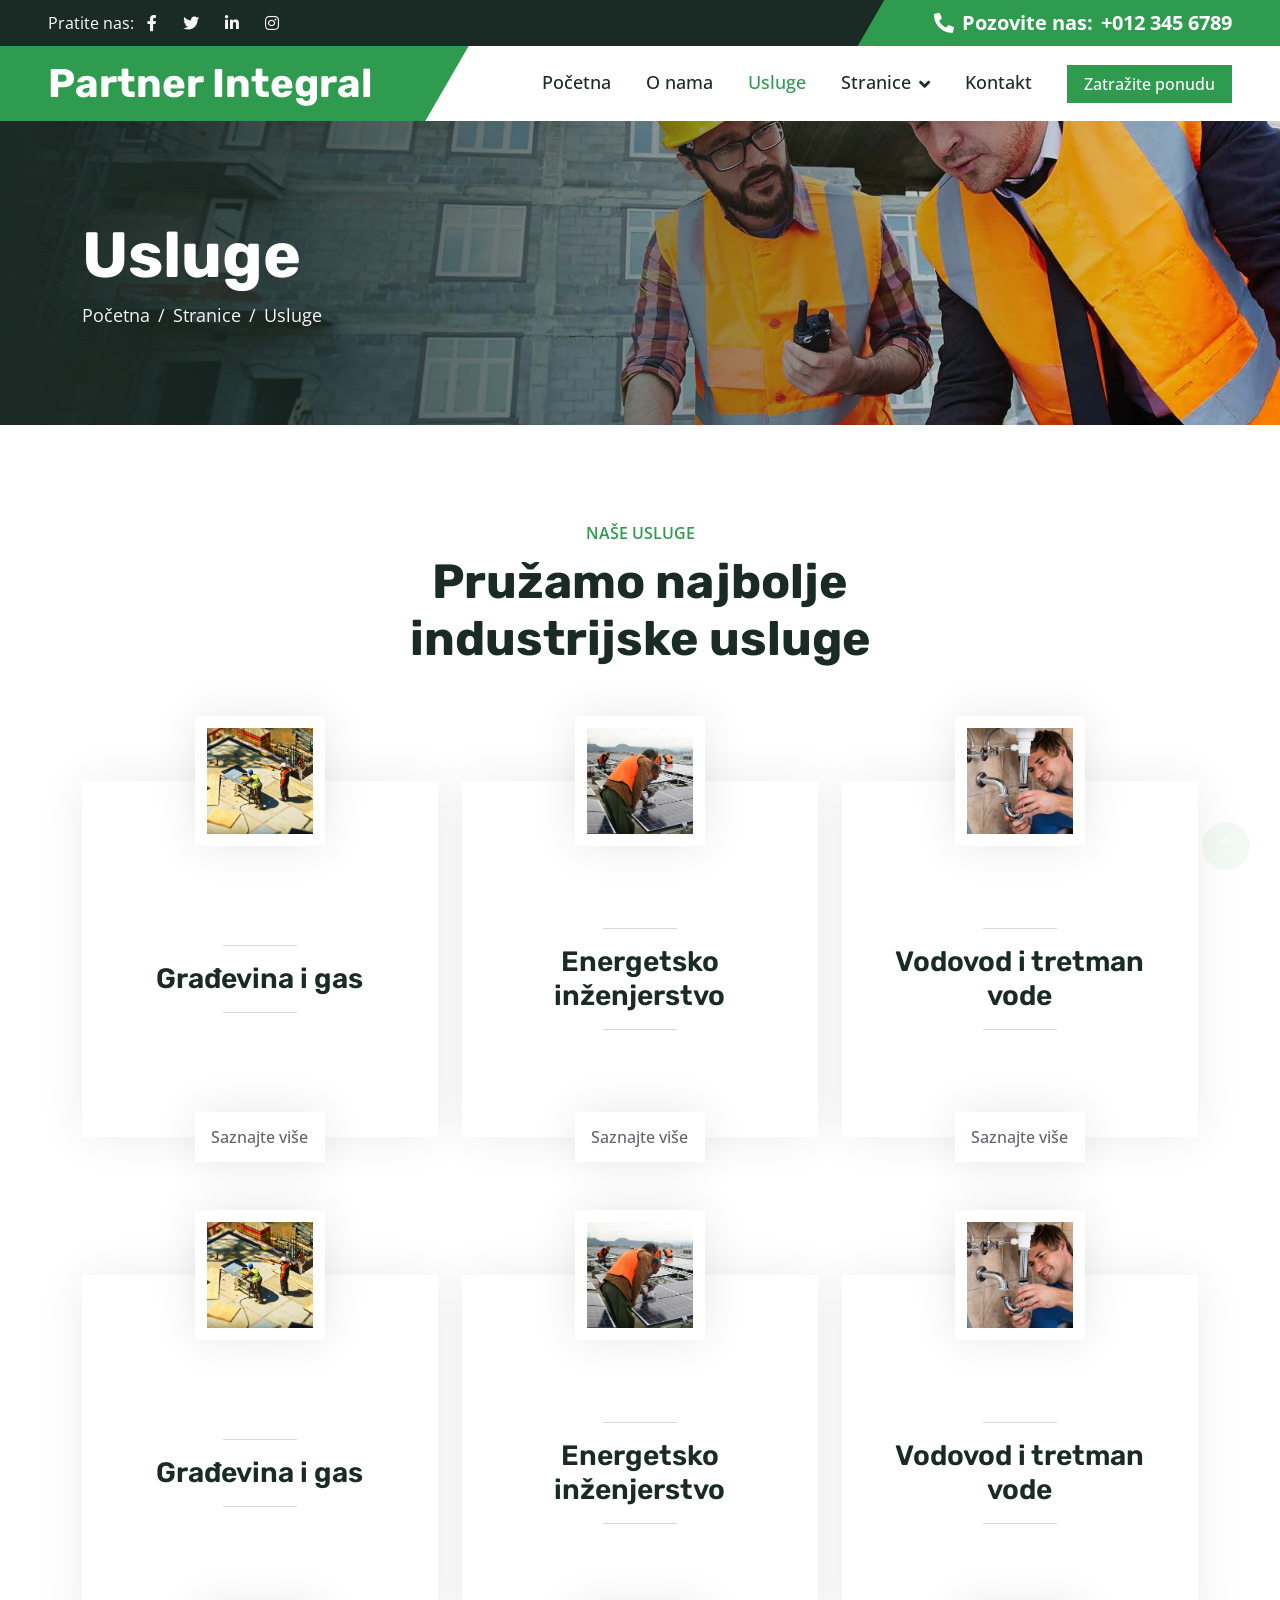
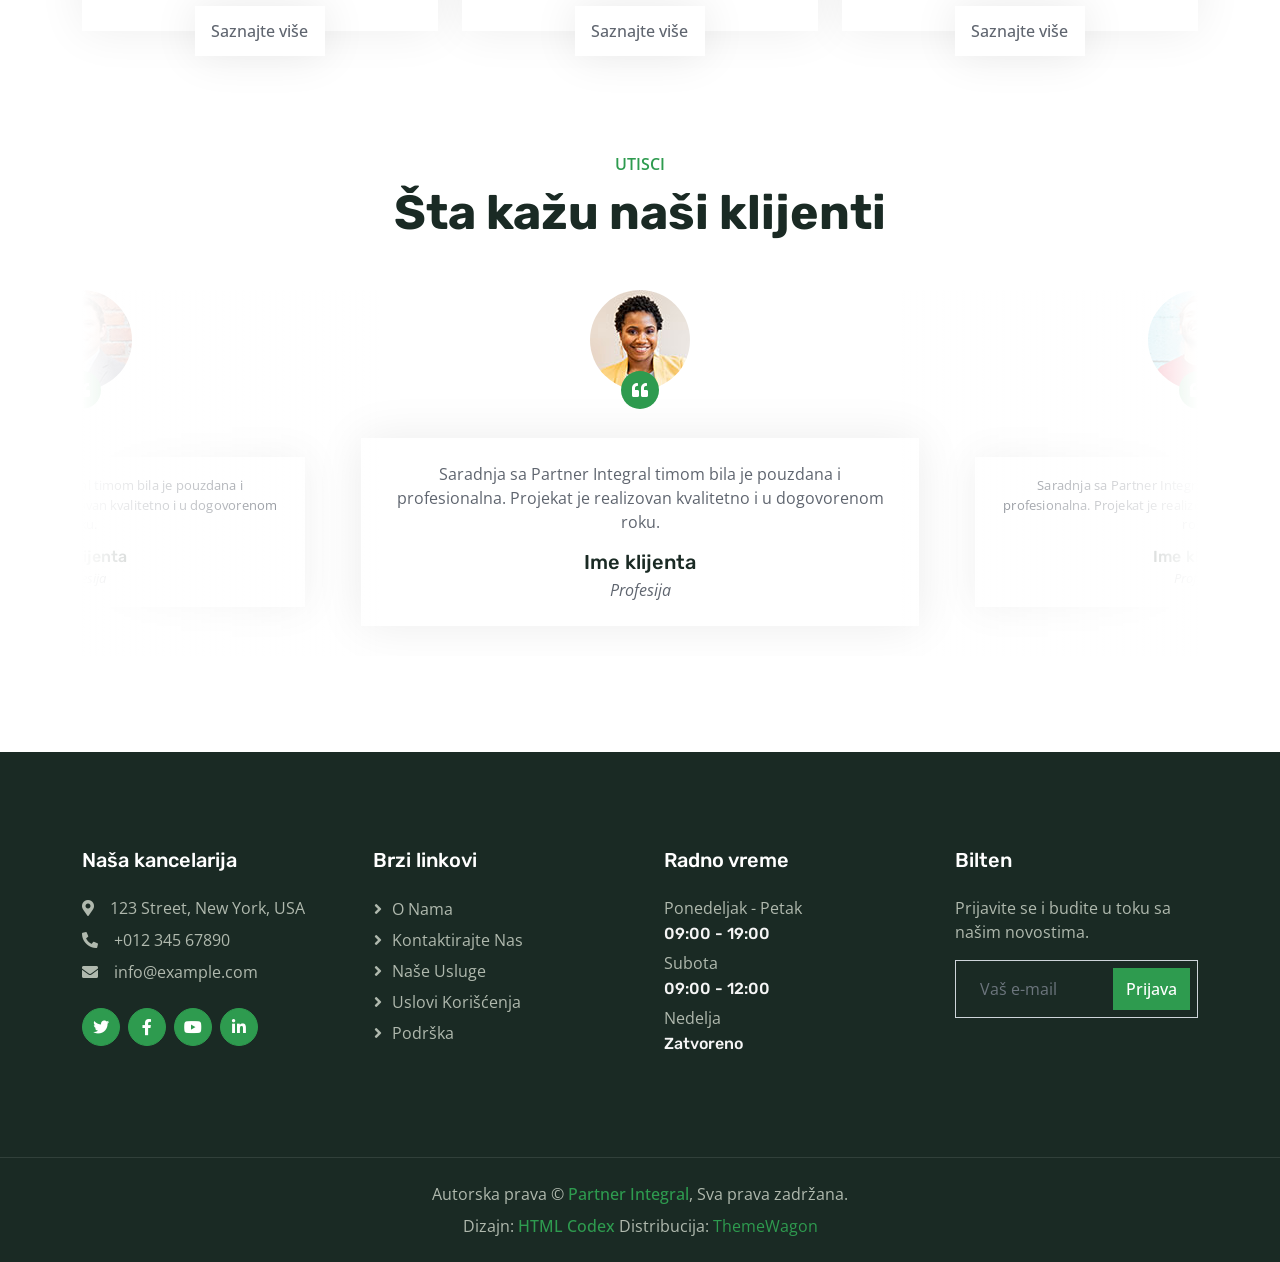
<file: service.html>
<!DOCTYPE html>
<html lang="sr">

<head>
    <meta charset="utf-8">
    <title>Partner Integral - Industrijska rešenja</title>
    <meta content="width=device-width, initial-scale=1.0" name="viewport">
    <meta content="Partner Integral, industrijska rešenja, inženjerstvo, energetika, građevinarstvo" name="keywords">
    <meta content="Partner Integral — pouzdana industrijska rešenja i inženjerske usluge." name="description">

    <!-- Favicon -->
    <link href="img/favicon.ico" rel="icon" sizes="any">
    <link href="img/favicon-32.png" rel="icon" type="image/png" sizes="32x32">
    <link href="img/apple-touch-icon.png" rel="apple-touch-icon">

    <!-- Google Web Fonts -->
    <link rel="preconnect" href="https://fonts.googleapis.com">
    <link rel="preconnect" href="https://fonts.gstatic.com" crossorigin>
    <link
        href="https://fonts.googleapis.com/css2?family=Open+Sans:wght@400;500;600&family=Rubik:wght@500;600;700&display=swap"
        rel="stylesheet">

    <!-- Icon Font Stylesheet -->
    <link href="https://cdnjs.cloudflare.com/ajax/libs/font-awesome/5.10.0/css/all.min.css" rel="stylesheet">
    <link href="https://cdn.jsdelivr.net/npm/bootstrap-icons@1.4.1/font/bootstrap-icons.css" rel="stylesheet">

    <!-- Libraries Stylesheet -->
    <link href="lib/animate/animate.min.css" rel="stylesheet">
    <link href="lib/owlcarousel/assets/owl.carousel.min.css" rel="stylesheet">

    <!-- Customized Bootstrap Stylesheet -->
    <link href="css/bootstrap.min.css" rel="stylesheet">

    <!-- Template Stylesheet -->
    <link href="css/style.css" rel="stylesheet">
</head>

<body>
    <!-- Spinner Start -->
    <div id="spinner"
        class="show bg-white position-fixed translate-middle w-100 vh-100 top-50 start-50 d-flex align-items-center justify-content-center">
        <div class="spinner-border text-primary" role="status" style="width: 3rem; height: 3rem;"></div>
    </div>
    <!-- Spinner End -->


    <!-- Topbar Start -->
    <div class="container-fluid bg-dark px-0">
        <div class="row g-0 d-none d-lg-flex">
            <div class="col-lg-6 ps-5 text-start">
                <div class="h-100 d-inline-flex align-items-center text-white">
                    <span>Pratite nas:</span>
                    <a class="btn btn-link text-light" href=""><i class="fab fa-facebook-f"></i></a>
                    <a class="btn btn-link text-light" href=""><i class="fab fa-twitter"></i></a>
                    <a class="btn btn-link text-light" href=""><i class="fab fa-linkedin-in"></i></a>
                    <a class="btn btn-link text-light" href=""><i class="fab fa-instagram"></i></a>
                </div>
            </div>
            <div class="col-lg-6 text-end">
                <div class="h-100 topbar-right d-inline-flex align-items-center text-white py-2 px-5">
                    <span class="fs-5 fw-bold me-2"><i class="fa fa-phone-alt me-2"></i>Pozovite nas:</span>
                    <span class="fs-5 fw-bold">+012 345 6789</span>
                </div>
            </div>
        </div>
    </div>
    <!-- Topbar End -->


    <!-- Navbar Start -->
    <nav class="navbar navbar-expand-lg bg-white navbar-light sticky-top py-0 pe-5">
        <a href="index.html" class="navbar-brand ps-5 me-0">
            <h1 class="text-white m-0">Partner Integral</h1>
        </a>
        <button type="button" class="navbar-toggler me-0" data-bs-toggle="collapse" data-bs-target="#navbarCollapse">
            <span class="navbar-toggler-icon"></span>
        </button>
        <div class="collapse navbar-collapse" id="navbarCollapse">
            <div class="navbar-nav ms-auto p-4 p-lg-0">
                <a href="index.html" class="nav-item nav-link">Početna</a>
                <a href="about.html" class="nav-item nav-link">O nama</a>
                <a href="service.html" class="nav-item nav-link active">Usluge</a>
                <div class="nav-item dropdown">
                    <a href="#" class="nav-link dropdown-toggle" data-bs-toggle="dropdown">Stranice</a>
                    <div class="dropdown-menu bg-light m-0">
                        <a href="project.html" class="dropdown-item">Projekti</a>
                        <a href="feature.html" class="dropdown-item">Prednosti</a>
                        <a href="team.html" class="dropdown-item">Naš tim</a>
                        <a href="testimonial.html" class="dropdown-item">Utisci</a>
                        <a href="404.html" class="dropdown-item">Stranica 404</a>
                    </div>
                </div>
                <a href="contact.html" class="nav-item nav-link">Kontakt</a>
            </div>
            <a href="" class="btn btn-primary px-3 d-none d-lg-block">Zatražite ponudu</a>
        </div>
    </nav>
    <!-- Navbar End -->


    <!-- Page Header Start -->
    <div class="container-fluid page-header py-5 mb-5 wow fadeIn" data-wow-delay="0.1s">
        <div class="container py-5">
            <h1 class="display-3 text-white animated slideInRight">Usluge</h1>
            <nav aria-label="putanja">
                <ol class="breadcrumb animated slideInRight mb-0">
                    <li class="breadcrumb-item"><a href="#">Početna</a></li>
                    <li class="breadcrumb-item"><a href="#">Stranice</a></li>
                    <li class="breadcrumb-item active" aria-current="page">Usluge</li>
                </ol>
            </nav>
        </div>
    </div>
    <!-- Page Header End -->


    <!-- Service Start -->
    <div class="container-xxl py-5">
        <div class="container">
            <div class="text-center mx-auto pb-4 wow fadeInUp" data-wow-delay="0.1s" style="max-width: 600px;">
                <p class="fw-medium text-uppercase text-primary mb-2">Naše usluge</p>
                <h1 class="display-5 mb-4">Pružamo najbolje industrijske usluge</h1>
            </div>
            <div class="row gy-5 gx-4">
                <div class="col-md-6 col-lg-4 wow fadeInUp" data-wow-delay="0.1s">
                    <div class="service-item">
                        <img class="img-fluid" src="img/service-1.jpg" alt="">
                        <div class="service-img">
                            <img class="img-fluid" src="img/service-1.jpg" alt="">
                        </div>
                        <div class="service-detail">
                            <div class="service-title">
                                <hr class="w-25">
                                <h3 class="mb-0">Građevina i gas</h3>
                                <hr class="w-25">
                            </div>
                            <div class="service-text">
                                <p class="text-white mb-0">Stručna rešenja prilagođena potrebama industrije i dugoročnoj pouzdanosti.</p>
                            </div>
                        </div>
                        <a class="btn btn-light" href="">Saznajte više</a>
                    </div>
                </div>
                <div class="col-md-6 col-lg-4 wow fadeInUp" data-wow-delay="0.3s">
                    <div class="service-item">
                        <img class="img-fluid" src="img/service-2.jpg" alt="">
                        <div class="service-img">
                            <img class="img-fluid" src="img/service-2.jpg" alt="">
                        </div>
                        <div class="service-detail">
                            <div class="service-title">
                                <hr class="w-25">
                                <h3 class="mb-0">Energetsko inženjerstvo</h3>
                                <hr class="w-25">
                            </div>
                            <div class="service-text">
                                <p class="text-white mb-0">Stručna rešenja prilagođena potrebama industrije i dugoročnoj pouzdanosti.</p>
                            </div>
                        </div>
                        <a class="btn btn-light" href="">Saznajte više</a>
                    </div>
                </div>
                <div class="col-md-6 col-lg-4 wow fadeInUp" data-wow-delay="0.5s">
                    <div class="service-item">
                        <img class="img-fluid" src="img/service-3.jpg" alt="">
                        <div class="service-img">
                            <img class="img-fluid" src="img/service-3.jpg" alt="">
                        </div>
                        <div class="service-detail">
                            <div class="service-title">
                                <hr class="w-25">
                                <h3 class="mb-0">Vodovod i tretman vode</h3>
                                <hr class="w-25">
                            </div>
                            <div class="service-text">
                                <p class="text-white mb-0">Stručna rešenja prilagođena potrebama industrije i dugoročnoj pouzdanosti.</p>
                            </div>
                        </div>
                        <a class="btn btn-light" href="">Saznajte više</a>
                    </div>
                </div>
                <div class="col-md-6 col-lg-4 wow fadeInUp" data-wow-delay="0.1s">
                    <div class="service-item">
                        <img class="img-fluid" src="img/service-1.jpg" alt="">
                        <div class="service-img">
                            <img class="img-fluid" src="img/service-1.jpg" alt="">
                        </div>
                        <div class="service-detail">
                            <div class="service-title">
                                <hr class="w-25">
                                <h3 class="mb-0">Građevina i gas</h3>
                                <hr class="w-25">
                            </div>
                            <div class="service-text">
                                <p class="text-white mb-0">Stručna rešenja prilagođena potrebama industrije i dugoročnoj pouzdanosti.</p>
                            </div>
                        </div>
                        <a class="btn btn-light" href="">Saznajte više</a>
                    </div>
                </div>
                <div class="col-md-6 col-lg-4 wow fadeInUp" data-wow-delay="0.3s">
                    <div class="service-item">
                        <img class="img-fluid" src="img/service-2.jpg" alt="">
                        <div class="service-img">
                            <img class="img-fluid" src="img/service-2.jpg" alt="">
                        </div>
                        <div class="service-detail">
                            <div class="service-title">
                                <hr class="w-25">
                                <h3 class="mb-0">Energetsko inženjerstvo</h3>
                                <hr class="w-25">
                            </div>
                            <div class="service-text">
                                <p class="text-white mb-0">Stručna rešenja prilagođena potrebama industrije i dugoročnoj pouzdanosti.</p>
                            </div>
                        </div>
                        <a class="btn btn-light" href="">Saznajte više</a>
                    </div>
                </div>
                <div class="col-md-6 col-lg-4 wow fadeInUp" data-wow-delay="0.5s">
                    <div class="service-item">
                        <img class="img-fluid" src="img/service-3.jpg" alt="">
                        <div class="service-img">
                            <img class="img-fluid" src="img/service-3.jpg" alt="">
                        </div>
                        <div class="service-detail">
                            <div class="service-title">
                                <hr class="w-25">
                                <h3 class="mb-0">Vodovod i tretman vode</h3>
                                <hr class="w-25">
                            </div>
                            <div class="service-text">
                                <p class="text-white mb-0">Stručna rešenja prilagođena potrebama industrije i dugoročnoj pouzdanosti.</p>
                            </div>
                        </div>
                        <a class="btn btn-light" href="">Saznajte više</a>
                    </div>
                </div>
            </div>
        </div>
    </div>
    <!-- Service End -->


    <!-- Testimonial Start -->
    <div class="container-xxl py-5">
        <div class="container">
            <div class="text-center mx-auto wow fadeInUp" data-wow-delay="0.1s" style="max-width: 600px;">
                <p class="fw-medium text-uppercase text-primary mb-2">Utisci</p>
                <h1 class="display-5 mb-5">Šta kažu naši klijenti</h1>
            </div>
            <div class="owl-carousel testimonial-carousel wow fadeInUp" data-wow-delay="0.1s">
                <div class="testimonial-item text-center">
                    <div class="testimonial-img position-relative">
                        <img class="img-fluid rounded-circle mx-auto mb-5" src="img/testimonial-1.jpg">
                        <div class="btn-square bg-primary rounded-circle">
                            <i class="fa fa-quote-left text-white"></i>
                        </div>
                    </div>
                    <div class="testimonial-text text-center rounded p-4">
                        <p>Saradnja sa Partner Integral timom bila je pouzdana i profesionalna. Projekat je realizovan kvalitetno i u dogovorenom roku.</p>
                        <h5 class="mb-1">Ime klijenta</h5>
                        <span class="fst-italic">Profesija</span>
                    </div>
                </div>
                <div class="testimonial-item text-center">
                    <div class="testimonial-img position-relative">
                        <img class="img-fluid rounded-circle mx-auto mb-5" src="img/testimonial-2.jpg">
                        <div class="btn-square bg-primary rounded-circle">
                            <i class="fa fa-quote-left text-white"></i>
                        </div>
                    </div>
                    <div class="testimonial-text text-center rounded p-4">
                        <p>Saradnja sa Partner Integral timom bila je pouzdana i profesionalna. Projekat je realizovan kvalitetno i u dogovorenom roku.</p>
                        <h5 class="mb-1">Ime klijenta</h5>
                        <span class="fst-italic">Profesija</span>
                    </div>
                </div>
                <div class="testimonial-item text-center">
                    <div class="testimonial-img position-relative">
                        <img class="img-fluid rounded-circle mx-auto mb-5" src="img/testimonial-3.jpg">
                        <div class="btn-square bg-primary rounded-circle">
                            <i class="fa fa-quote-left text-white"></i>
                        </div>
                    </div>
                    <div class="testimonial-text text-center rounded p-4">
                        <p>Saradnja sa Partner Integral timom bila je pouzdana i profesionalna. Projekat je realizovan kvalitetno i u dogovorenom roku.</p>
                        <h5 class="mb-1">Ime klijenta</h5>
                        <span class="fst-italic">Profesija</span>
                    </div>
                </div>
            </div>
        </div>
    </div>
    <!-- Testimonial End -->


    <!-- Footer Start -->
    <div class="container-fluid bg-dark footer mt-5 py-5 wow fadeIn" data-wow-delay="0.1s">
        <div class="container py-5">
            <div class="row g-5">
                <div class="col-lg-3 col-md-6">
                    <h5 class="text-white mb-4">Naša kancelarija</h5>
                    <p class="mb-2"><i class="fa fa-map-marker-alt me-3"></i>123 Street, New York, USA</p>
                    <p class="mb-2"><i class="fa fa-phone-alt me-3"></i>+012 345 67890</p>
                    <p class="mb-2"><i class="fa fa-envelope me-3"></i>info@example.com</p>
                    <div class="d-flex pt-3">
                        <a class="btn btn-square btn-primary rounded-circle me-2" href=""><i
                                class="fab fa-twitter"></i></a>
                        <a class="btn btn-square btn-primary rounded-circle me-2" href=""><i
                                class="fab fa-facebook-f"></i></a>
                        <a class="btn btn-square btn-primary rounded-circle me-2" href=""><i
                                class="fab fa-youtube"></i></a>
                        <a class="btn btn-square btn-primary rounded-circle me-2" href=""><i
                                class="fab fa-linkedin-in"></i></a>
                    </div>
                </div>
                <div class="col-lg-3 col-md-6">
                    <h5 class="text-white mb-4">Brzi linkovi</h5>
                    <a class="btn btn-link" href="">O nama</a>
                    <a class="btn btn-link" href="">Kontaktirajte nas</a>
                    <a class="btn btn-link" href="">Naše usluge</a>
                    <a class="btn btn-link" href="">Uslovi korišćenja</a>
                    <a class="btn btn-link" href="">Podrška</a>
                </div>
                <div class="col-lg-3 col-md-6">
                    <h5 class="text-white mb-4">Radno vreme</h5>
                    <p class="mb-1">Ponedeljak - Petak</p>
                    <h6 class="text-light">09:00 - 19:00</h6>
                    <p class="mb-1">Subota</p>
                    <h6 class="text-light">09:00 - 12:00</h6>
                    <p class="mb-1">Nedelja</p>
                    <h6 class="text-light">Zatvoreno</h6>
                </div>
                <div class="col-lg-3 col-md-6">
                    <h5 class="text-white mb-4">Bilten</h5>
                    <p>Prijavite se i budite u toku sa našim novostima.</p>
                    <div class="position-relative w-100">
                        <input class="form-control bg-transparent w-100 py-3 ps-4 pe-5" type="text"
                            placeholder="Vaš e-mail">
                        <button type="button"
                            class="btn btn-primary py-2 position-absolute top-0 end-0 mt-2 me-2">Prijava</button>
                    </div>
                </div>
            </div>
        </div>
    </div>
    <!-- Footer End -->


    <!-- Copyright Start -->
    <div class="container-fluid copyright bg-dark py-4">
        <div class="container text-center">
            <p class="mb-2">Autorska prava &copy; <a class="fw-semi-bold" href="#">Partner Integral</a>, Sva prava zadržana.
            </p>
            <!--/*** This template is free as long as you keep the footer author’s credit link/attribution link/backlink. If you'd like to use the template without the footer author’s credit link/attribution link/backlink, you can purchase the Credit Removal License from "https://htmlcodex.com/credit-removal". Thank you for your support. ***/-->
            <p class="mb-0">Dizajn: <a class="fw-semi-bold" href="https://htmlcodex.com">HTML Codex</a> Distribucija: <a href="https://themewagon.com">ThemeWagon</a> </p>
        </div>
    </div>
    <!-- Copyright End -->


    <!-- Back to Top -->
    <a href="#" class="btn btn-lg btn-primary btn-lg-square rounded-circle back-to-top"><i
            class="bi bi-arrow-up"></i></a>


    <!-- JavaScript Libraries -->
    <script src="https://code.jquery.com/jquery-3.4.1.min.js"></script>
    <script src="https://cdn.jsdelivr.net/npm/bootstrap@5.0.0/dist/js/bootstrap.bundle.min.js"></script>
    <script src="lib/wow/wow.min.js"></script>
    <script src="lib/easing/easing.min.js"></script>
    <script src="lib/waypoints/waypoints.min.js"></script>
    <script src="lib/owlcarousel/owl.carousel.min.js"></script>
    <script src="lib/counterup/counterup.min.js"></script>

    <!-- Template Javascript -->
    <script src="js/main.js"></script>
</body>

</html>
</file>
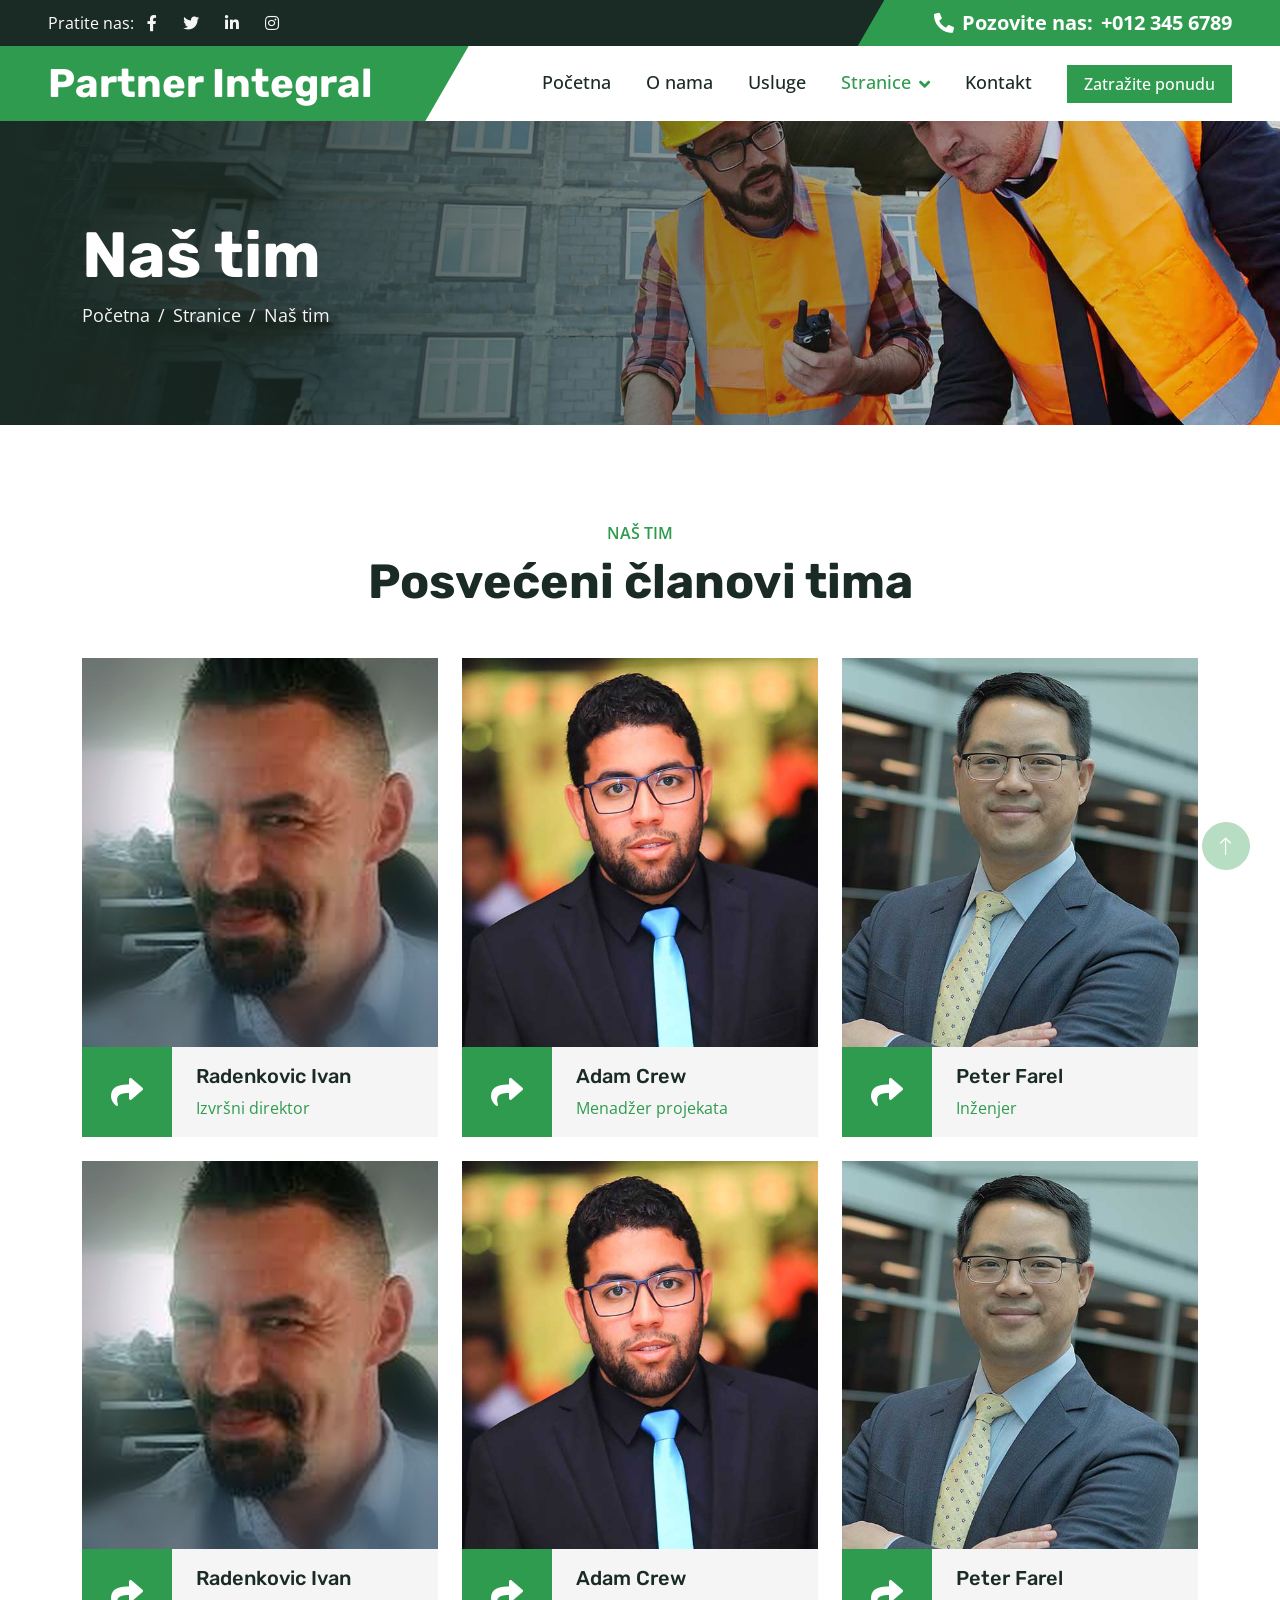
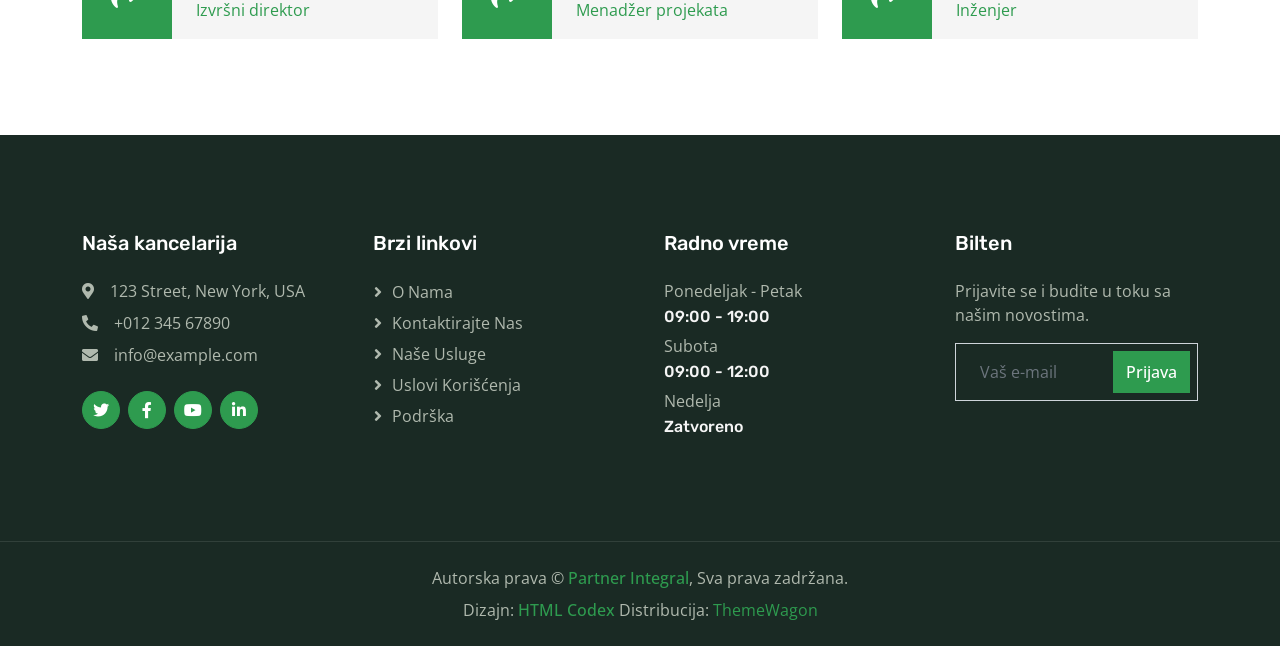
<file: team.html>
<!DOCTYPE html>
<html lang="sr">

<head>
    <meta charset="utf-8">
    <title>Partner Integral - Industrijska rešenja</title>
    <meta content="width=device-width, initial-scale=1.0" name="viewport">
    <meta content="Partner Integral, industrijska rešenja, inženjerstvo, energetika, građevinarstvo" name="keywords">
    <meta content="Partner Integral — pouzdana industrijska rešenja i inženjerske usluge." name="description">

    <!-- Favicon -->
    <link href="img/favicon.ico" rel="icon" sizes="any">
    <link href="img/favicon-32.png" rel="icon" type="image/png" sizes="32x32">
    <link href="img/apple-touch-icon.png" rel="apple-touch-icon">

    <!-- Google Web Fonts -->
    <link rel="preconnect" href="https://fonts.googleapis.com">
    <link rel="preconnect" href="https://fonts.gstatic.com" crossorigin>
    <link
        href="https://fonts.googleapis.com/css2?family=Open+Sans:wght@400;500;600&family=Rubik:wght@500;600;700&display=swap"
        rel="stylesheet">

    <!-- Icon Font Stylesheet -->
    <link href="https://cdnjs.cloudflare.com/ajax/libs/font-awesome/5.10.0/css/all.min.css" rel="stylesheet">
    <link href="https://cdn.jsdelivr.net/npm/bootstrap-icons@1.4.1/font/bootstrap-icons.css" rel="stylesheet">

    <!-- Libraries Stylesheet -->
    <link href="lib/animate/animate.min.css" rel="stylesheet">
    <link href="lib/owlcarousel/assets/owl.carousel.min.css" rel="stylesheet">

    <!-- Customized Bootstrap Stylesheet -->
    <link href="css/bootstrap.min.css" rel="stylesheet">

    <!-- Template Stylesheet -->
    <link href="css/style.css" rel="stylesheet">
</head>

<body>
    <!-- Spinner Start -->
    <div id="spinner"
        class="show bg-white position-fixed translate-middle w-100 vh-100 top-50 start-50 d-flex align-items-center justify-content-center">
        <div class="spinner-border text-primary" role="status" style="width: 3rem; height: 3rem;"></div>
    </div>
    <!-- Spinner End -->


    <!-- Topbar Start -->
    <div class="container-fluid bg-dark px-0">
        <div class="row g-0 d-none d-lg-flex">
            <div class="col-lg-6 ps-5 text-start">
                <div class="h-100 d-inline-flex align-items-center text-white">
                    <span>Pratite nas:</span>
                    <a class="btn btn-link text-light" href=""><i class="fab fa-facebook-f"></i></a>
                    <a class="btn btn-link text-light" href=""><i class="fab fa-twitter"></i></a>
                    <a class="btn btn-link text-light" href=""><i class="fab fa-linkedin-in"></i></a>
                    <a class="btn btn-link text-light" href=""><i class="fab fa-instagram"></i></a>
                </div>
            </div>
            <div class="col-lg-6 text-end">
                <div class="h-100 topbar-right d-inline-flex align-items-center text-white py-2 px-5">
                    <span class="fs-5 fw-bold me-2"><i class="fa fa-phone-alt me-2"></i>Pozovite nas:</span>
                    <span class="fs-5 fw-bold">+012 345 6789</span>
                </div>
            </div>
        </div>
    </div>
    <!-- Topbar End -->


    <!-- Navbar Start -->
    <nav class="navbar navbar-expand-lg bg-white navbar-light sticky-top py-0 pe-5">
        <a href="index.html" class="navbar-brand ps-5 me-0">
            <h1 class="text-white m-0">Partner Integral</h1>
        </a>
        <button type="button" class="navbar-toggler me-0" data-bs-toggle="collapse" data-bs-target="#navbarCollapse">
            <span class="navbar-toggler-icon"></span>
        </button>
        <div class="collapse navbar-collapse" id="navbarCollapse">
            <div class="navbar-nav ms-auto p-4 p-lg-0">
                <a href="index.html" class="nav-item nav-link">Početna</a>
                <a href="about.html" class="nav-item nav-link">O nama</a>
                <a href="service.html" class="nav-item nav-link">Usluge</a>
                <div class="nav-item dropdown">
                    <a href="#" class="nav-link dropdown-toggle active" data-bs-toggle="dropdown">Stranice</a>
                    <div class="dropdown-menu bg-light m-0">
                        <a href="project.html" class="dropdown-item">Projekti</a>
                        <a href="feature.html" class="dropdown-item">Prednosti</a>
                        <a href="team.html" class="dropdown-item active">Naš tim</a>
                        <a href="testimonial.html" class="dropdown-item">Utisci</a>
                        <a href="404.html" class="dropdown-item">Stranica 404</a>
                    </div>
                </div>
                <a href="contact.html" class="nav-item nav-link">Kontakt</a>
            </div>
            <a href="" class="btn btn-primary px-3 d-none d-lg-block">Zatražite ponudu</a>
        </div>
    </nav>
    <!-- Navbar End -->


    <!-- Page Header Start -->
    <div class="container-fluid page-header py-5 mb-5 wow fadeIn" data-wow-delay="0.1s">
        <div class="container py-5">
            <h1 class="display-3 text-white animated slideInRight">Naš tim</h1>
            <nav aria-label="putanja">
                <ol class="breadcrumb animated slideInRight mb-0">
                    <li class="breadcrumb-item"><a href="#">Početna</a></li>
                    <li class="breadcrumb-item"><a href="#">Stranice</a></li>
                    <li class="breadcrumb-item active" aria-current="page">Naš tim</li>
                </ol>
            </nav>
        </div>
    </div>
    <!-- Page Header End -->


    <!-- Team Start -->
    <div class="container-xxl py-5">
        <div class="container">
            <div class="text-center mx-auto wow fadeInUp" data-wow-delay="0.1s" style="max-width: 600px;">
                <p class="fw-medium text-uppercase text-primary mb-2">Naš tim</p>
                <h1 class="display-5 mb-5">Posvećeni članovi tima</h1>
            </div>
            <div class="row g-4">
                <div class="col-lg-4 col-md-6 wow fadeInUp" data-wow-delay="0.1s">
                    <div class="team-item">
                        <img class="img-fluid" src="img/team-1.jpg" alt="">
                        <div class="d-flex">
                            <div class="flex-shrink-0 btn-square bg-primary" style="width: 90px; height: 90px;">
                                <i class="fa fa-2x fa-share text-white"></i>
                            </div>
                            <div class="position-relative overflow-hidden bg-light d-flex flex-column justify-content-center w-100 ps-4"
                                style="height: 90px;">
                                <h5>Radenkovic Ivan</h5>
                                <span class="text-primary">Izvršni direktor</span>
                                <div class="team-social">
                                    <a class="btn btn-square btn-dark rounded-circle mx-1" href=""><i
                                            class="fab fa-facebook-f"></i></a>
                                    <a class="btn btn-square btn-dark rounded-circle mx-1" href=""><i
                                            class="fab fa-twitter"></i></a>
                                    <a class="btn btn-square btn-dark rounded-circle mx-1" href=""><i
                                            class="fab fa-instagram"></i></a>
                                </div>
                            </div>
                        </div>
                    </div>
                </div>
                <div class="col-lg-4 col-md-6 wow fadeInUp" data-wow-delay="0.3s">
                    <div class="team-item">
                        <img class="img-fluid" src="img/team-2.jpg" alt="">
                        <div class="d-flex">
                            <div class="flex-shrink-0 btn-square bg-primary" style="width: 90px; height: 90px;">
                                <i class="fa fa-2x fa-share text-white"></i>
                            </div>
                            <div class="position-relative overflow-hidden bg-light d-flex flex-column justify-content-center w-100 ps-4"
                                style="height: 90px;">
                                <h5>Adam Crew</h5>
                                <span class="text-primary">Menadžer projekata</span>
                                <div class="team-social">
                                    <a class="btn btn-square btn-dark rounded-circle mx-1" href=""><i
                                            class="fab fa-facebook-f"></i></a>
                                    <a class="btn btn-square btn-dark rounded-circle mx-1" href=""><i
                                            class="fab fa-twitter"></i></a>
                                    <a class="btn btn-square btn-dark rounded-circle mx-1" href=""><i
                                            class="fab fa-instagram"></i></a>
                                </div>
                            </div>
                        </div>
                    </div>
                </div>
                <div class="col-lg-4 col-md-6 wow fadeInUp" data-wow-delay="0.5s">
                    <div class="team-item">
                        <img class="img-fluid" src="img/team-3.jpg" alt="">
                        <div class="d-flex">
                            <div class="flex-shrink-0 btn-square bg-primary" style="width: 90px; height: 90px;">
                                <i class="fa fa-2x fa-share text-white"></i>
                            </div>
                            <div class="position-relative overflow-hidden bg-light d-flex flex-column justify-content-center w-100 ps-4"
                                style="height: 90px;">
                                <h5>Peter Farel</h5>
                                <span class="text-primary">Inženjer</span>
                                <div class="team-social">
                                    <a class="btn btn-square btn-dark rounded-circle mx-1" href=""><i
                                            class="fab fa-facebook-f"></i></a>
                                    <a class="btn btn-square btn-dark rounded-circle mx-1" href=""><i
                                            class="fab fa-twitter"></i></a>
                                    <a class="btn btn-square btn-dark rounded-circle mx-1" href=""><i
                                            class="fab fa-instagram"></i></a>
                                </div>
                            </div>
                        </div>
                    </div>
                </div>
                <div class="col-lg-4 col-md-6 wow fadeInUp" data-wow-delay="0.1s">
                    <div class="team-item">
                        <img class="img-fluid" src="img/team-1.jpg" alt="">
                        <div class="d-flex">
                            <div class="flex-shrink-0 btn-square bg-primary" style="width: 90px; height: 90px;">
                                <i class="fa fa-2x fa-share text-white"></i>
                            </div>
                            <div class="position-relative overflow-hidden bg-light d-flex flex-column justify-content-center w-100 ps-4"
                                style="height: 90px;">
                                <h5>Radenkovic Ivan</h5>
                                <span class="text-primary">Izvršni direktor</span>
                                <div class="team-social">
                                    <a class="btn btn-square btn-dark rounded-circle mx-1" href=""><i
                                            class="fab fa-facebook-f"></i></a>
                                    <a class="btn btn-square btn-dark rounded-circle mx-1" href=""><i
                                            class="fab fa-twitter"></i></a>
                                    <a class="btn btn-square btn-dark rounded-circle mx-1" href=""><i
                                            class="fab fa-instagram"></i></a>
                                </div>
                            </div>
                        </div>
                    </div>
                </div>
                <div class="col-lg-4 col-md-6 wow fadeInUp" data-wow-delay="0.3s">
                    <div class="team-item">
                        <img class="img-fluid" src="img/team-2.jpg" alt="">
                        <div class="d-flex">
                            <div class="flex-shrink-0 btn-square bg-primary" style="width: 90px; height: 90px;">
                                <i class="fa fa-2x fa-share text-white"></i>
                            </div>
                            <div class="position-relative overflow-hidden bg-light d-flex flex-column justify-content-center w-100 ps-4"
                                style="height: 90px;">
                                <h5>Adam Crew</h5>
                                <span class="text-primary">Menadžer projekata</span>
                                <div class="team-social">
                                    <a class="btn btn-square btn-dark rounded-circle mx-1" href=""><i
                                            class="fab fa-facebook-f"></i></a>
                                    <a class="btn btn-square btn-dark rounded-circle mx-1" href=""><i
                                            class="fab fa-twitter"></i></a>
                                    <a class="btn btn-square btn-dark rounded-circle mx-1" href=""><i
                                            class="fab fa-instagram"></i></a>
                                </div>
                            </div>
                        </div>
                    </div>
                </div>
                <div class="col-lg-4 col-md-6 wow fadeInUp" data-wow-delay="0.5s">
                    <div class="team-item">
                        <img class="img-fluid" src="img/team-3.jpg" alt="">
                        <div class="d-flex">
                            <div class="flex-shrink-0 btn-square bg-primary" style="width: 90px; height: 90px;">
                                <i class="fa fa-2x fa-share text-white"></i>
                            </div>
                            <div class="position-relative overflow-hidden bg-light d-flex flex-column justify-content-center w-100 ps-4"
                                style="height: 90px;">
                                <h5>Peter Farel</h5>
                                <span class="text-primary">Inženjer</span>
                                <div class="team-social">
                                    <a class="btn btn-square btn-dark rounded-circle mx-1" href=""><i
                                            class="fab fa-facebook-f"></i></a>
                                    <a class="btn btn-square btn-dark rounded-circle mx-1" href=""><i
                                            class="fab fa-twitter"></i></a>
                                    <a class="btn btn-square btn-dark rounded-circle mx-1" href=""><i
                                            class="fab fa-instagram"></i></a>
                                </div>
                            </div>
                        </div>
                    </div>
                </div>
            </div>
        </div>
    </div>
    <!-- Team End -->


    <!-- Footer Start -->
    <div class="container-fluid bg-dark footer mt-5 py-5 wow fadeIn" data-wow-delay="0.1s">
        <div class="container py-5">
            <div class="row g-5">
                <div class="col-lg-3 col-md-6">
                    <h5 class="text-white mb-4">Naša kancelarija</h5>
                    <p class="mb-2"><i class="fa fa-map-marker-alt me-3"></i>123 Street, New York, USA</p>
                    <p class="mb-2"><i class="fa fa-phone-alt me-3"></i>+012 345 67890</p>
                    <p class="mb-2"><i class="fa fa-envelope me-3"></i>info@example.com</p>
                    <div class="d-flex pt-3">
                        <a class="btn btn-square btn-primary rounded-circle me-2" href=""><i
                                class="fab fa-twitter"></i></a>
                        <a class="btn btn-square btn-primary rounded-circle me-2" href=""><i
                                class="fab fa-facebook-f"></i></a>
                        <a class="btn btn-square btn-primary rounded-circle me-2" href=""><i
                                class="fab fa-youtube"></i></a>
                        <a class="btn btn-square btn-primary rounded-circle me-2" href=""><i
                                class="fab fa-linkedin-in"></i></a>
                    </div>
                </div>
                <div class="col-lg-3 col-md-6">
                    <h5 class="text-white mb-4">Brzi linkovi</h5>
                    <a class="btn btn-link" href="">O nama</a>
                    <a class="btn btn-link" href="">Kontaktirajte nas</a>
                    <a class="btn btn-link" href="">Naše usluge</a>
                    <a class="btn btn-link" href="">Uslovi korišćenja</a>
                    <a class="btn btn-link" href="">Podrška</a>
                </div>
                <div class="col-lg-3 col-md-6">
                    <h5 class="text-white mb-4">Radno vreme</h5>
                    <p class="mb-1">Ponedeljak - Petak</p>
                    <h6 class="text-light">09:00 - 19:00</h6>
                    <p class="mb-1">Subota</p>
                    <h6 class="text-light">09:00 - 12:00</h6>
                    <p class="mb-1">Nedelja</p>
                    <h6 class="text-light">Zatvoreno</h6>
                </div>
                <div class="col-lg-3 col-md-6">
                    <h5 class="text-white mb-4">Bilten</h5>
                    <p>Prijavite se i budite u toku sa našim novostima.</p>
                    <div class="position-relative w-100">
                        <input class="form-control bg-transparent w-100 py-3 ps-4 pe-5" type="text"
                            placeholder="Vaš e-mail">
                        <button type="button"
                            class="btn btn-primary py-2 position-absolute top-0 end-0 mt-2 me-2">Prijava</button>
                    </div>
                </div>
            </div>
        </div>
    </div>
    <!-- Footer End -->


    <!-- Copyright Start -->
    <div class="container-fluid copyright bg-dark py-4">
        <div class="container text-center">
            <p class="mb-2">Autorska prava &copy; <a class="fw-semi-bold" href="#">Partner Integral</a>, Sva prava zadržana.
            </p>
            <!--/*** This template is free as long as you keep the footer author’s credit link/attribution link/backlink. If you'd like to use the template without the footer author’s credit link/attribution link/backlink, you can purchase the Credit Removal License from "https://htmlcodex.com/credit-removal". Thank you for your support. ***/-->
            <p class="mb-0">Dizajn: <a class="fw-semi-bold" href="https://htmlcodex.com">HTML Codex</a> Distribucija: <a href="https://themewagon.com">ThemeWagon</a> </p>
        </div>
    </div>
    <!-- Copyright End -->


    <!-- Back to Top -->
    <a href="#" class="btn btn-lg btn-primary btn-lg-square rounded-circle back-to-top"><i
            class="bi bi-arrow-up"></i></a>


    <!-- JavaScript Libraries -->
    <script src="https://code.jquery.com/jquery-3.4.1.min.js"></script>
    <script src="https://cdn.jsdelivr.net/npm/bootstrap@5.0.0/dist/js/bootstrap.bundle.min.js"></script>
    <script src="lib/wow/wow.min.js"></script>
    <script src="lib/easing/easing.min.js"></script>
    <script src="lib/waypoints/waypoints.min.js"></script>
    <script src="lib/owlcarousel/owl.carousel.min.js"></script>
    <script src="lib/counterup/counterup.min.js"></script>

    <!-- Template Javascript -->
    <script src="js/main.js"></script>
</body>

</html>
</file>
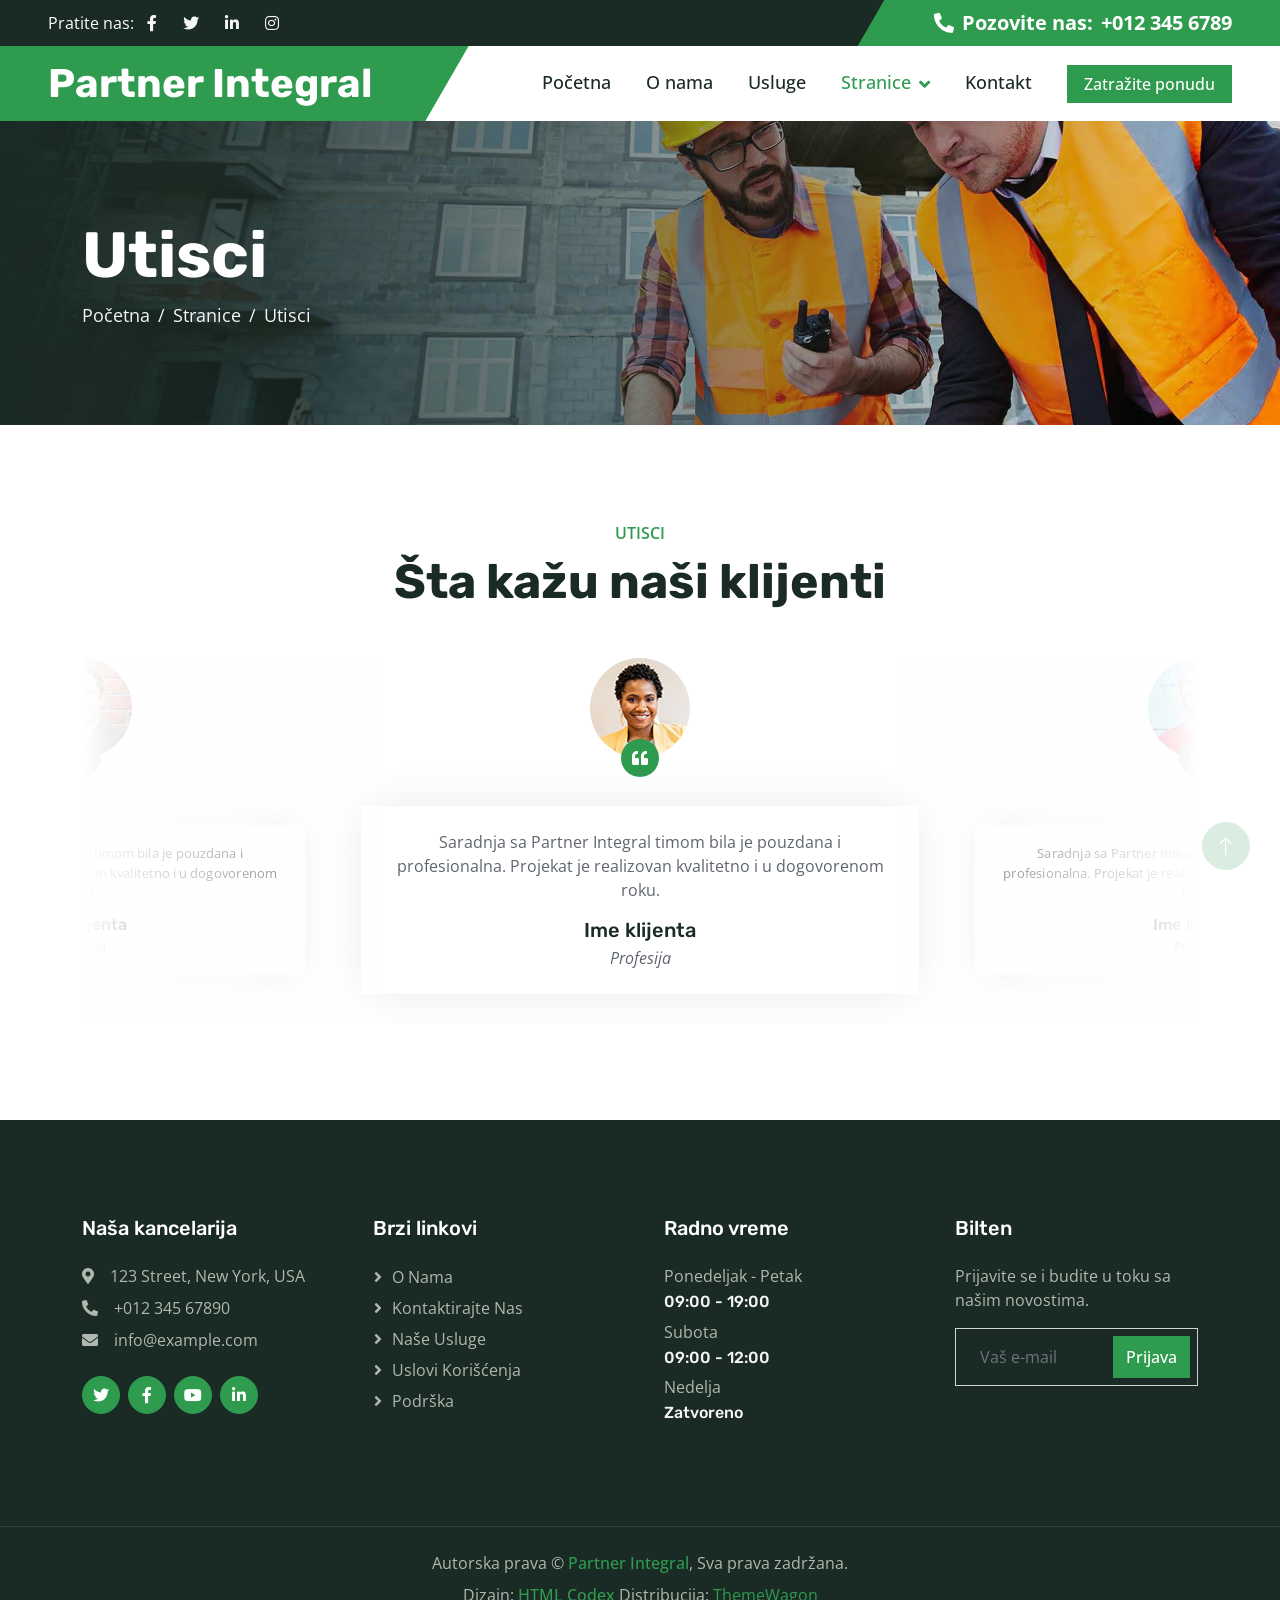
<file: testimonial.html>
<!DOCTYPE html>
<html lang="sr">

<head>
    <meta charset="utf-8">
    <title>Partner Integral - Industrijska rešenja</title>
    <meta content="width=device-width, initial-scale=1.0" name="viewport">
    <meta content="Partner Integral, industrijska rešenja, inženjerstvo, energetika, građevinarstvo" name="keywords">
    <meta content="Partner Integral — pouzdana industrijska rešenja i inženjerske usluge." name="description">

    <!-- Favicon -->
    <link href="img/favicon.ico" rel="icon" sizes="any">
    <link href="img/favicon-32.png" rel="icon" type="image/png" sizes="32x32">
    <link href="img/apple-touch-icon.png" rel="apple-touch-icon">

    <!-- Google Web Fonts -->
    <link rel="preconnect" href="https://fonts.googleapis.com">
    <link rel="preconnect" href="https://fonts.gstatic.com" crossorigin>
    <link href="https://fonts.googleapis.com/css2?family=Open+Sans:wght@400;500;600&family=Rubik:wght@500;600;700&display=swap" rel="stylesheet">

    <!-- Icon Font Stylesheet -->
    <link href="https://cdnjs.cloudflare.com/ajax/libs/font-awesome/5.10.0/css/all.min.css" rel="stylesheet">
    <link href="https://cdn.jsdelivr.net/npm/bootstrap-icons@1.4.1/font/bootstrap-icons.css" rel="stylesheet">

    <!-- Libraries Stylesheet -->
    <link href="lib/animate/animate.min.css" rel="stylesheet">
    <link href="lib/owlcarousel/assets/owl.carousel.min.css" rel="stylesheet">

    <!-- Customized Bootstrap Stylesheet -->
    <link href="css/bootstrap.min.css" rel="stylesheet">

    <!-- Template Stylesheet -->
    <link href="css/style.css" rel="stylesheet">
</head>

<body>
    <!-- Spinner Start -->
    <div id="spinner" class="show bg-white position-fixed translate-middle w-100 vh-100 top-50 start-50 d-flex align-items-center justify-content-center">
        <div class="spinner-border text-primary" role="status" style="width: 3rem; height: 3rem;"></div>
    </div>
    <!-- Spinner End -->


    <!-- Topbar Start -->
    <div class="container-fluid bg-dark px-0">
        <div class="row g-0 d-none d-lg-flex">
            <div class="col-lg-6 ps-5 text-start">
                <div class="h-100 d-inline-flex align-items-center text-white">
                    <span>Pratite nas:</span>
                    <a class="btn btn-link text-light" href=""><i class="fab fa-facebook-f"></i></a>
                    <a class="btn btn-link text-light" href=""><i class="fab fa-twitter"></i></a>
                    <a class="btn btn-link text-light" href=""><i class="fab fa-linkedin-in"></i></a>
                    <a class="btn btn-link text-light" href=""><i class="fab fa-instagram"></i></a>
                </div>
            </div>
            <div class="col-lg-6 text-end">
                <div class="h-100 topbar-right d-inline-flex align-items-center text-white py-2 px-5">
                    <span class="fs-5 fw-bold me-2"><i class="fa fa-phone-alt me-2"></i>Pozovite nas:</span>
                    <span class="fs-5 fw-bold">+012 345 6789</span>
                </div>
            </div>
        </div>
    </div>
    <!-- Topbar End -->


    <!-- Navbar Start -->
    <nav class="navbar navbar-expand-lg bg-white navbar-light sticky-top py-0 pe-5">
        <a href="index.html" class="navbar-brand ps-5 me-0">
            <h1 class="text-white m-0">Partner Integral</h1>
        </a>
        <button type="button" class="navbar-toggler me-0" data-bs-toggle="collapse" data-bs-target="#navbarCollapse">
            <span class="navbar-toggler-icon"></span>
        </button>
        <div class="collapse navbar-collapse" id="navbarCollapse">
            <div class="navbar-nav ms-auto p-4 p-lg-0">
                <a href="index.html" class="nav-item nav-link">Početna</a>
                <a href="about.html" class="nav-item nav-link">O nama</a>
                <a href="service.html" class="nav-item nav-link">Usluge</a>
                <div class="nav-item dropdown">
                    <a href="#" class="nav-link dropdown-toggle active" data-bs-toggle="dropdown">Stranice</a>
                    <div class="dropdown-menu bg-light m-0">
                        <a href="project.html" class="dropdown-item">Projekti</a>
                        <a href="feature.html" class="dropdown-item">Prednosti</a>
                        <a href="team.html" class="dropdown-item">Naš tim</a>
                        <a href="testimonial.html" class="dropdown-item active">Utisci</a>
                        <a href="404.html" class="dropdown-item">Stranica 404</a>
                    </div>
                </div>
                <a href="contact.html" class="nav-item nav-link">Kontakt</a>
            </div>
            <a href="" class="btn btn-primary px-3 d-none d-lg-block">Zatražite ponudu</a>
        </div>
    </nav>
    <!-- Navbar End -->


    <!-- Page Header Start -->
    <div class="container-fluid page-header py-5 mb-5 wow fadeIn" data-wow-delay="0.1s">
        <div class="container py-5">
            <h1 class="display-3 text-white animated slideInRight">Utisci</h1>
            <nav aria-label="putanja">
                <ol class="breadcrumb animated slideInRight mb-0">
                    <li class="breadcrumb-item"><a href="#">Početna</a></li>
                    <li class="breadcrumb-item"><a href="#">Stranice</a></li>
                    <li class="breadcrumb-item active" aria-current="page">Utisci</li>
                </ol>
            </nav>
        </div>
    </div>
    <!-- Page Header End -->


    <!-- Testimonial Start -->
    <div class="container-xxl py-5">
        <div class="container">
            <div class="text-center mx-auto wow fadeInUp" data-wow-delay="0.1s" style="max-width: 600px;">
                <p class="fw-medium text-uppercase text-primary mb-2">Utisci</p>
                <h1 class="display-5 mb-5">Šta kažu naši klijenti</h1>
            </div>
            <div class="owl-carousel testimonial-carousel wow fadeInUp" data-wow-delay="0.1s">
                <div class="testimonial-item text-center">
                    <div class="testimonial-img position-relative">
                        <img class="img-fluid rounded-circle mx-auto mb-5" src="img/testimonial-1.jpg">
                        <div class="btn-square bg-primary rounded-circle">
                            <i class="fa fa-quote-left text-white"></i>
                        </div>
                    </div>
                    <div class="testimonial-text text-center rounded p-4">
                        <p>Saradnja sa Partner Integral timom bila je pouzdana i profesionalna. Projekat je realizovan kvalitetno i u dogovorenom roku.</p>
                        <h5 class="mb-1">Ime klijenta</h5>
                        <span class="fst-italic">Profesija</span>
                    </div>
                </div>
                <div class="testimonial-item text-center">
                    <div class="testimonial-img position-relative">
                        <img class="img-fluid rounded-circle mx-auto mb-5" src="img/testimonial-2.jpg">
                        <div class="btn-square bg-primary rounded-circle">
                            <i class="fa fa-quote-left text-white"></i>
                        </div>
                    </div>
                    <div class="testimonial-text text-center rounded p-4">
                        <p>Saradnja sa Partner Integral timom bila je pouzdana i profesionalna. Projekat je realizovan kvalitetno i u dogovorenom roku.</p>
                        <h5 class="mb-1">Ime klijenta</h5>
                        <span class="fst-italic">Profesija</span>
                    </div>
                </div>
                <div class="testimonial-item text-center">
                    <div class="testimonial-img position-relative">
                        <img class="img-fluid rounded-circle mx-auto mb-5" src="img/testimonial-3.jpg">
                        <div class="btn-square bg-primary rounded-circle">
                            <i class="fa fa-quote-left text-white"></i>
                        </div>
                    </div>
                    <div class="testimonial-text text-center rounded p-4">
                        <p>Saradnja sa Partner Integral timom bila je pouzdana i profesionalna. Projekat je realizovan kvalitetno i u dogovorenom roku.</p>
                        <h5 class="mb-1">Ime klijenta</h5>
                        <span class="fst-italic">Profesija</span>
                    </div>
                </div>
            </div>
        </div>
    </div>
    <!-- Testimonial End -->
        

    <!-- Footer Start -->
    <div class="container-fluid bg-dark footer mt-5 py-5 wow fadeIn" data-wow-delay="0.1s">
        <div class="container py-5">
            <div class="row g-5">
                <div class="col-lg-3 col-md-6">
                    <h5 class="text-white mb-4">Naša kancelarija</h5>
                    <p class="mb-2"><i class="fa fa-map-marker-alt me-3"></i>123 Street, New York, USA</p>
                    <p class="mb-2"><i class="fa fa-phone-alt me-3"></i>+012 345 67890</p>
                    <p class="mb-2"><i class="fa fa-envelope me-3"></i>info@example.com</p>
                    <div class="d-flex pt-3">
                        <a class="btn btn-square btn-primary rounded-circle me-2" href=""><i class="fab fa-twitter"></i></a>
                        <a class="btn btn-square btn-primary rounded-circle me-2" href=""><i class="fab fa-facebook-f"></i></a>
                        <a class="btn btn-square btn-primary rounded-circle me-2" href=""><i class="fab fa-youtube"></i></a>
                        <a class="btn btn-square btn-primary rounded-circle me-2" href=""><i class="fab fa-linkedin-in"></i></a>
                    </div>
                </div>
                <div class="col-lg-3 col-md-6">
                    <h5 class="text-white mb-4">Brzi linkovi</h5>
                    <a class="btn btn-link" href="">O nama</a>
                    <a class="btn btn-link" href="">Kontaktirajte nas</a>
                    <a class="btn btn-link" href="">Naše usluge</a>
                    <a class="btn btn-link" href="">Uslovi korišćenja</a>
                    <a class="btn btn-link" href="">Podrška</a>
                </div>
                <div class="col-lg-3 col-md-6">
                    <h5 class="text-white mb-4">Radno vreme</h5>
                    <p class="mb-1">Ponedeljak - Petak</p>
                    <h6 class="text-light">09:00 - 19:00</h6>
                    <p class="mb-1">Subota</p>
                    <h6 class="text-light">09:00 - 12:00</h6>
                    <p class="mb-1">Nedelja</p>
                    <h6 class="text-light">Zatvoreno</h6>
                </div>
                <div class="col-lg-3 col-md-6">
                    <h5 class="text-white mb-4">Bilten</h5>
                    <p>Prijavite se i budite u toku sa našim novostima.</p>
                    <div class="position-relative w-100">
                        <input class="form-control bg-transparent w-100 py-3 ps-4 pe-5" type="text" placeholder="Vaš e-mail">
                        <button type="button" class="btn btn-primary py-2 position-absolute top-0 end-0 mt-2 me-2">Prijava</button>
                    </div>
                </div>
            </div>
        </div>
    </div>
    <!-- Footer End -->


    <!-- Copyright Start -->
    <div class="container-fluid copyright bg-dark py-4">
        <div class="container text-center">
            <p class="mb-2">Autorska prava &copy; <a class="fw-semi-bold" href="#">Partner Integral</a>, Sva prava zadržana.</p>
            <!--/*** This template is free as long as you keep the footer author’s credit link/attribution link/backlink. If you'd like to use the template without the footer author’s credit link/attribution link/backlink, you can purchase the Credit Removal License from "https://htmlcodex.com/credit-removal". Thank you for your support. ***/-->
            <p class="mb-0">Dizajn: <a class="fw-semi-bold" href="https://htmlcodex.com">HTML Codex</a> Distribucija: <a href="https://themewagon.com">ThemeWagon</a> </p>        </div>
    </div>
    <!-- Copyright End -->


    <!-- Back to Top -->
    <a href="#" class="btn btn-lg btn-primary btn-lg-square rounded-circle back-to-top"><i class="bi bi-arrow-up"></i></a>


    <!-- JavaScript Libraries -->
    <script src="https://code.jquery.com/jquery-3.4.1.min.js"></script>
    <script src="https://cdn.jsdelivr.net/npm/bootstrap@5.0.0/dist/js/bootstrap.bundle.min.js"></script>
    <script src="lib/wow/wow.min.js"></script>
    <script src="lib/easing/easing.min.js"></script>
    <script src="lib/waypoints/waypoints.min.js"></script>
    <script src="lib/owlcarousel/owl.carousel.min.js"></script>
    <script src="lib/counterup/counterup.min.js"></script>

    <!-- Template Javascript -->
    <script src="js/main.js"></script>
</body>

</html>
</file>
<file: css/style.css>
/********** Template CSS **********/
:root {
    --primary: #2E9B4F;
    --secondary: #5F656F;
    --light: #F5F5F5;
    --dark: #1A2A24;
}

.back-to-top {
    position: fixed;
    display: none;
    right: 30px;
    bottom: 30px;
    z-index: 99;
}

h1,
h2,
.h1,
.h2,
.fw-bold {
    font-weight: 700 !important;
}

h3,
h4,
.h3,
.h4,
.fw-medium {
    font-weight: 600 !important;
}

h5,
h6,
.h5,
.h6,
.fw-semi-bold {
    font-weight: 500 !important;
}


/*** Spinner ***/
#spinner {
    opacity: 0;
    visibility: hidden;
    transition: opacity .5s ease-out, visibility 0s linear .5s;
    z-index: 99999;
}

#spinner.show {
    transition: opacity .5s ease-out, visibility 0s linear 0s;
    visibility: visible;
    opacity: 1;
}


/*** Button ***/
.btn {
    transition: .5s;
    font-weight: 500;
}

.btn-primary,
.btn-outline-primary:hover {
    color: #FFFFFF;
}

.btn-square {
    width: 38px;
    height: 38px;
}

.btn-sm-square {
    width: 32px;
    height: 32px;
}

.btn-lg-square {
    width: 48px;
    height: 48px;
}

.btn-square,
.btn-sm-square,
.btn-lg-square {
    padding: 0;
    display: flex;
    align-items: center;
    justify-content: center;
    font-weight: normal;
}


.topbar-right {
    position: relative;
    background: var(--primary);
}

.topbar-right::before {
    position: absolute;
    content: "";
    width: 30px;
    height: 100%;
    top: 0;
    left: -15px;
    transform: skewX(-30deg);
    background-color: var(--primary);
}


/*** Navbar ***/
.navbar.sticky-top {
    top: -100px;
    transition: .5s;
}

.navbar .navbar-brand {
    position: relative;
    padding-right: 50px;
    height: 75px;
    display: flex;
    align-items: center;
    background: var(--primary);
}

.navbar .navbar-brand::after {
    position: absolute;
    content: "";
    width: 50px;
    height: 100%;
    top: 0;
    right: -25px;
    transform: skewX(-30deg);
    background-color: var(--primary);
}

.navbar .navbar-nav .nav-link {
    margin-right: 35px;
    padding: 20px 0;
    color: var(--dark);
    font-size: 18px;
    font-weight: 500;
    outline: none;
}

.navbar .navbar-nav .nav-link:hover,
.navbar .navbar-nav .nav-link.active {
    color: var(--primary);
}

.navbar .dropdown-toggle::after {
    border: none;
    content: "\f107";
    font-family: "Font Awesome 5 Free";
    font-weight: 900;
    vertical-align: middle;
    margin-left: 8px;
}

@media (max-width: 991.98px) {
    /* Match Industro layout: single-line brand + toggler on the right */
    .navbar .navbar-brand {
        flex: 0 1 auto;
        max-width: calc(100% - 4.5rem);
        padding-left: 1.25rem !important;
        padding-right: 2.75rem;
        margin-right: 0 !important;
    }

    .navbar .navbar-brand::after {
        width: 50px;
        right: -25px;
    }

    .navbar .navbar-brand h1 {
        font-size: clamp(1.35rem, 4vw, 1.25rem);
        line-height: 1.2;
        white-space: nowrap;
    }

    .navbar .navbar-toggler {
        flex-shrink: 0;
        position: relative;
        z-index: 2;
        margin-left: auto;
    }

    .navbar .navbar-collapse {
        flex-basis: 100%;
        width: 100%;
    }

    .navbar .navbar-nav .nav-link  {
        margin-right: 0;
        padding: 10px 0;
    }

    .navbar .navbar-nav {
        border-top: none;
    }
}

@media (min-width: 992px) {
    .navbar .nav-item .dropdown-menu {
        display: block;
        border: none;
        margin-top: 0;
        top: 150%;
        opacity: 0;
        visibility: hidden;
        transition: .5s;
    }

    .navbar .nav-item:hover .dropdown-menu {
        top: 100%;
        visibility: visible;
        transition: .5s;
        opacity: 1;
    }
}


/*** Header ***/
.carousel-caption {
    top: 0;
    left: 0;
    right: 0;
    bottom: 0;
    display: flex;
    align-items: center;
    background: linear-gradient(to right, rgba(26, 42, 36, 1) 0%, rgba(26, 42, 36, 0) 100%);
    z-index: 1;
}

.carousel-control-prev,
.carousel-control-next {
    width: 15%;
}

.carousel-control-prev-icon,
.carousel-control-next-icon {
    width: 3.5rem;
    height: 3.5rem;
    background-color: var(--primary);
    border: 15px solid var(--primary);
    border-radius: 3.5rem;
}

@media (max-width: 768px) {
    #header-carousel .carousel-item {
        position: relative;
        min-height: 450px;
    }
    
    #header-carousel .carousel-item img {
        position: absolute;
        width: 100%;
        height: 100%;
        object-fit: cover;
    }
}

.page-header {
    background: linear-gradient(to right, rgba(26, 42, 36, 1) 0%, rgba(26, 42, 36, 0) 100%), url(../img/carousel-2.jpg) center center no-repeat;
    background-size: cover;
}

.page-header .breadcrumb-item+.breadcrumb-item::before {
    color: var(--light);
}

.page-header .breadcrumb-item,
.page-header .breadcrumb-item a {
    font-size: 18px;
    color: var(--light);
}


/*** Facts ***/
.facts {
    position: relative;
    margin: 6rem 0;
    background: var(--dark);
}

.facts .border {
    border-color: rgba(255, 255, 255, .1) !important;
}


/*** Features ***/
.btn-play {
    position: absolute;
    top: 50%;
    right: -30px;
    transform: translateY(-50%);
    display: block;
    box-sizing: content-box;
    width: 16px;
    height: 26px;
    border-radius: 100%;
    border: none;
    outline: none !important;
    padding: 18px 20px 20px 28px;
    background: var(--primary);
}

@media (max-width: 992px) {
    .btn-play {
        left: 50%;
        right: auto;
        transform: translate(-50%, -50%);
    }
}

.btn-play:before {
    content: "";
    position: absolute;
    z-index: 0;
    left: 50%;
    top: 50%;
    transform: translateX(-50%) translateY(-50%);
    display: block;
    width: 60px;
    height: 60px;
    background: var(--primary);
    border-radius: 100%;
    animation: pulse-border 1500ms ease-out infinite;
}

.btn-play:after {
    content: "";
    position: absolute;
    z-index: 1;
    left: 50%;
    top: 50%;
    transform: translateX(-50%) translateY(-50%);
    display: block;
    width: 60px;
    height: 60px;
    background: var(--primary);
    border-radius: 100%;
    transition: all 200ms;
}

.btn-play span {
    display: block;
    position: relative;
    z-index: 3;
    width: 0;
    height: 0;
    left: -1px;
    border-left: 16px solid #FFFFFF;
    border-top: 11px solid transparent;
    border-bottom: 11px solid transparent;
}

@keyframes pulse-border {
    0% {
        transform: translateX(-50%) translateY(-50%) translateZ(0) scale(1);
        opacity: 1;
    }

    100% {
        transform: translateX(-50%) translateY(-50%) translateZ(0) scale(2);
        opacity: 0;
    }
}

.modal-video .modal-dialog {
    position: relative;
    max-width: 800px;
    margin: 60px auto 0 auto;
}

.modal-video .modal-body {
    position: relative;
    padding: 0px;
}

.modal-video .close {
    position: absolute;
    width: 30px;
    height: 30px;
    right: 0px;
    top: -30px;
    z-index: 999;
    font-size: 30px;
    font-weight: normal;
    color: #FFFFFF;
    background: #000000;
    opacity: 1;
}


/*** Service ***/
.service-item {
    position: relative;
    margin: 65px 0 25px 0;
    box-shadow: 0 0 45px rgba(0, 0, 0, .07);
}

.service-item .service-img {
    position: absolute;
    padding: 12px;
    width: 130px;
    height: 130px;
    top: -65px;
    left: 50%;
    transform: translateX(-50%);
    background: #FFFFFF;
    box-shadow: 0 0 45px rgba(0, 0, 0, .09);
    z-index: 2;
}

.service-item .service-detail {
    position: absolute;
    width: 100%;
    height: 100%;
    top: 0;
    left: 0;
    overflow: hidden;
    z-index: 1;
}

.service-item .service-title {
    position: absolute;
    padding: 65px 30px 25px 30px;
    width: 100%;
    height: 100%;
    top: 0;
    left: 0;
    display: flex;
    flex-direction: column;
    align-items: center;
    justify-content: center;
    text-align: center;
    background: #FFFFFF;
    transition: .5s;
}

.service-item:hover .service-title {
    top: -100%;
}

.service-item .service-text {
    position: absolute;
    overflow: hidden;
    padding: 65px 30px 25px 30px;
    width: 100%;
    height: 100%;
    top: 100%;
    left: 0;
    display: flex;
    align-items: center;
    text-align: center;
    background: rgba(26, 42, 36, .7);
    transition: .5s;
}

.service-item:hover .service-text {
    top: 0;
}

.service-item .service-text::before {
    position: absolute;
    content: "";
    width: 100%;
    height: 100px;
    top: -100%;
    left: 0;
    transform: skewY(-12deg);
    background: #FFFFFF;
    transition: .5s;
}

.service-item:hover .service-text::before {
    top: -55px;
}

.service-item .btn {
    position: absolute;
    width: 130px;
    height: 50px;
    left: 50%;
    bottom: -25px;
    transform: translateX(-50%);
    display: flex;
    align-items: center;
    justify-content: center;
    color: var(--secondary);
    background: #FFFFFF;
    border: none;
    box-shadow: 0 0 45px rgba(0, 0, 0, .09);
    z-index: 2;
}

.service-item .btn:hover {
    color: #FFFFFF;
    background: var(--primary);
}


/*** Project ***/
.project-carousel {
    position: relative;
    background: var(--dark);
}

.project-item {
    position: relative;
    display: block;
}

.project-item img {
    transition: .5s;
}

.project-item:hover img,
.project-carousel .owl-item.center img {
    margin-top: -60px;
}

.project-item .project-title {
    position: absolute;
    padding: 0 15px;
    width: 100%;
    height: 80px;
    bottom: -110px;
    left: 0;
    display: flex;
    align-items: center;
    justify-content: center;
    text-align: center;
    background: var(--dark);
    transition: .5s;
}

.project-item:hover .project-title,
.project-carousel .owl-item.center .project-title  {
    bottom: -60px;
}

.project-item .project-title::before {
    position: absolute;
    content: "";
    width: 100%;
    height: 30px;
    top: -15px;
    left: 0;
    transform: skewY(-5deg);
    background: var(--dark);
    transition: .5s;
}

.project-carousel .owl-nav {
    position: absolute;
    width: 100%;
    height: 45px;
    top: 50%;
    left: 0;
    transform: translateY(-50%);
    display: flex;
    justify-content: space-between;
    transition: .5s;
    opacity: 0;
    z-index: 1;
}

.project-carousel:hover .owl-nav {
    opacity: 1;
}

.project-carousel .owl-nav .owl-prev,
.project-carousel .owl-nav .owl-next {
    margin: 0 30px;
    width: 45px;
    height: 45px;
    display: flex;
    align-items: center;
    justify-content: center;
    color: #FFFFFF;
    background: var(--primary);
    border-radius: 45px;
    font-size: 22px;
    transition: .5s;
}


/*** Team ***/
.team-item .team-social {
    position: absolute;
    width: 100%;
    height: 100%;
    top: 0;
    left: -100%;
    display: flex;
    align-items: center;
    background: var(--primary);
    transition: .5s;
}

.team-item:hover .team-social {
    left: 0;
}


/*** Testimonial ***/
.testimonial-carousel::before {
    position: absolute;
    content: "";
    top: 0;
    left: 0;
    height: 100%;
    width: 0;
    background: linear-gradient(to right, rgba(255, 255, 255, 1) 0%, rgba(255, 255, 255, 0) 100%);
    z-index: 1;
}

.testimonial-carousel::after {
    position: absolute;
    content: "";
    top: 0;
    right: 0;
    height: 100%;
    width: 0;
    background: linear-gradient(to left, rgba(255, 255, 255, 1) 0%, rgba(255, 255, 255, 0) 100%);
    z-index: 1;
}

@media (min-width: 768px) {
    .testimonial-carousel::before,
    .testimonial-carousel::after {
        width: 200px;
    }
}

@media (min-width: 992px) {
    .testimonial-carousel::before,
    .testimonial-carousel::after {
        width: 300px;
    }
}

.testimonial-carousel .owl-nav {
    position: absolute;
    width: 350px;
    top: 20px;
    left: 50%;
    transform: translateX(-50%);
    display: flex;
    justify-content: space-between;
    opacity: 0;
    transition: .5s;
    z-index: 1;
}

.testimonial-carousel:hover .owl-nav {
    width: 300px;
    opacity: 1;
}

.testimonial-carousel .owl-nav .owl-prev,
.testimonial-carousel .owl-nav .owl-next {
    position: relative;
    color: var(--primary);
    font-size: 45px;
    transition: .5s;
}

.testimonial-carousel .owl-nav .owl-prev:hover,
.testimonial-carousel .owl-nav .owl-next:hover {
    color: var(--dark);
}

.testimonial-carousel .testimonial-img img {
    width: 100px;
    height: 100px;
}

.testimonial-carousel .testimonial-img .btn-square {
    position: absolute;
    bottom: -19px;
    left: 50%;
    transform: translateX(-50%);
}

.testimonial-carousel .owl-item .testimonial-text {
    margin-bottom: 30px;
    box-shadow: 0 0 45px rgba(0, 0, 0, .08);
    transform: scale(.8);
    transition: .5s;
}

.testimonial-carousel .owl-item.center .testimonial-text {
    transform: scale(1);
}


/*** Footer ***/
.footer {
    color: #B0B9AE;
}

.footer .btn.btn-link {
    display: block;
    margin-bottom: 5px;
    padding: 0;
    text-align: left;
    color: #B0B9AE;
    font-weight: normal;
    text-transform: capitalize;
    transition: .3s;
}

.footer .btn.btn-link::before {
    position: relative;
    content: "\f105";
    font-family: "Font Awesome 5 Free";
    font-weight: 900;
    margin-right: 10px;
}

.footer .btn.btn-link:hover {
    color: var(--light);
    letter-spacing: 1px;
    box-shadow: none;
}

.copyright {
    color: #B0B9AE;
    border-top: 1px solid rgba(255, 255, 255, .1);
}
</file>
